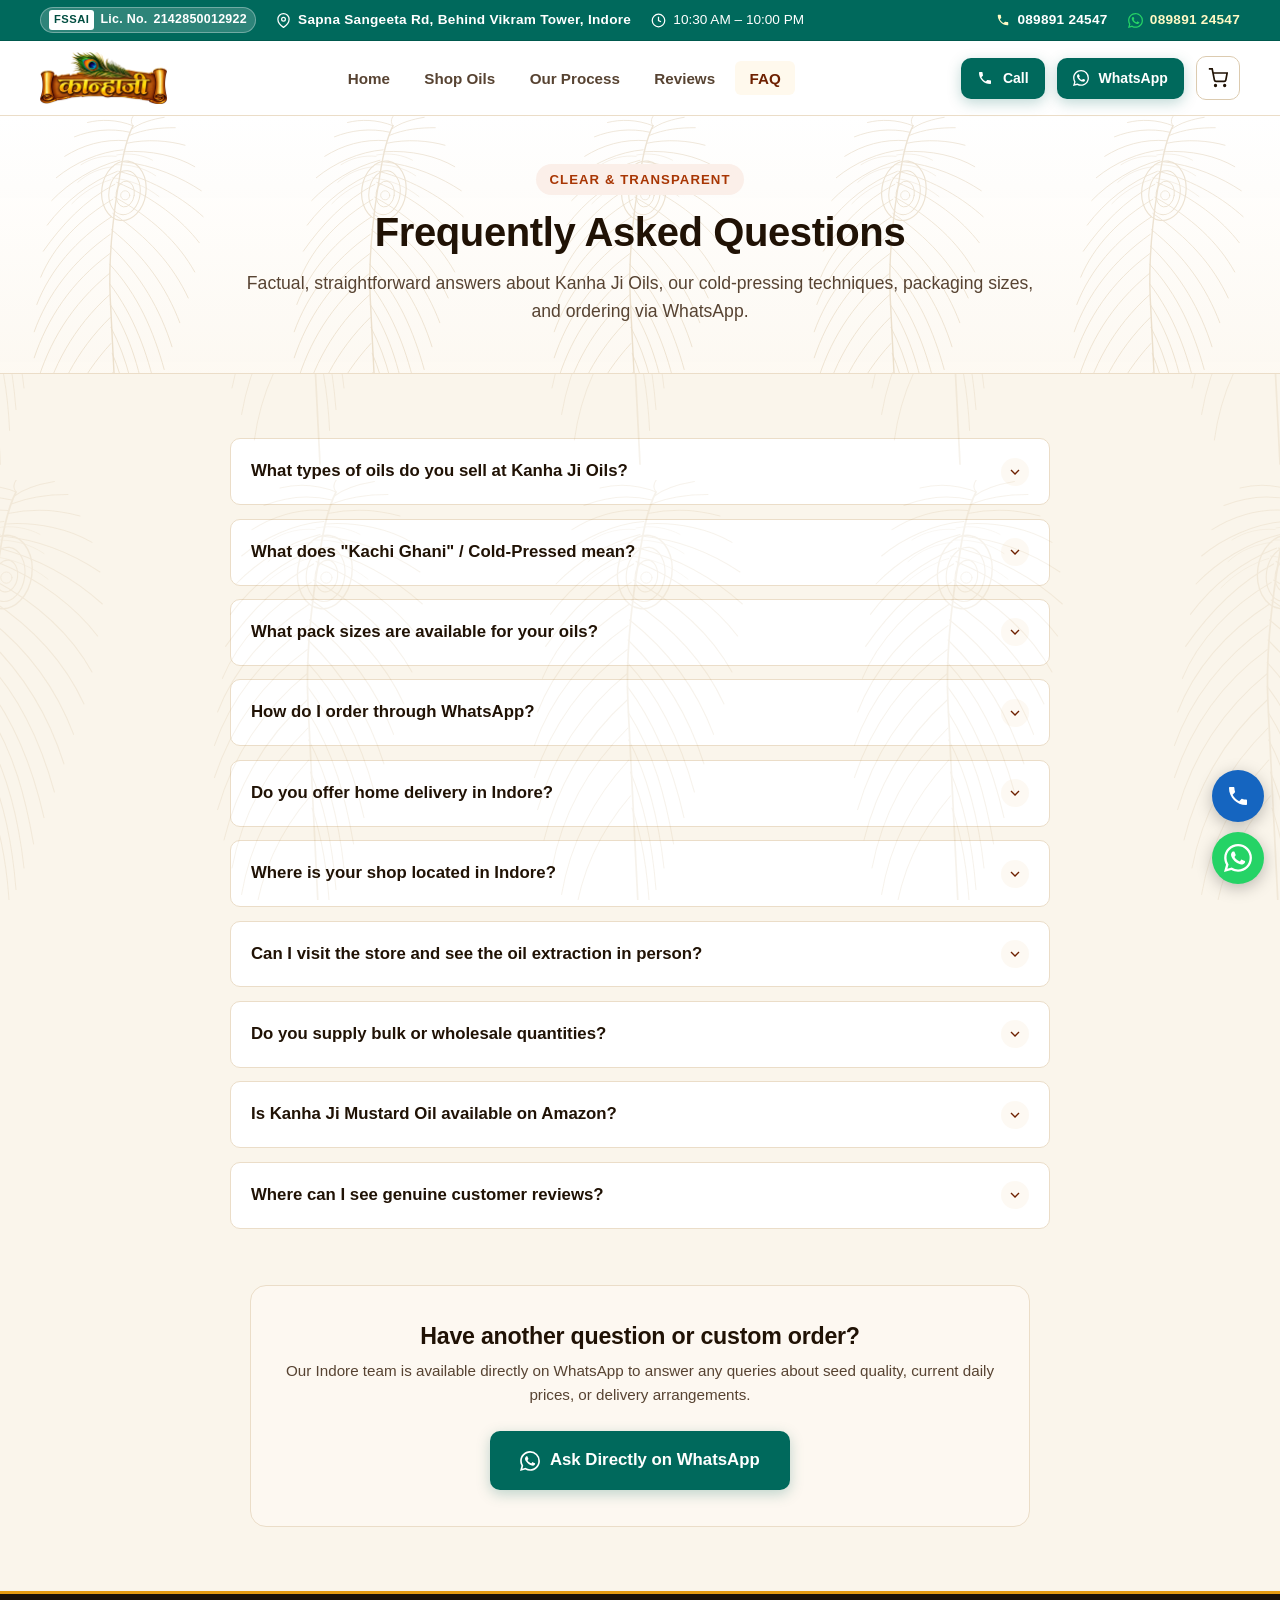
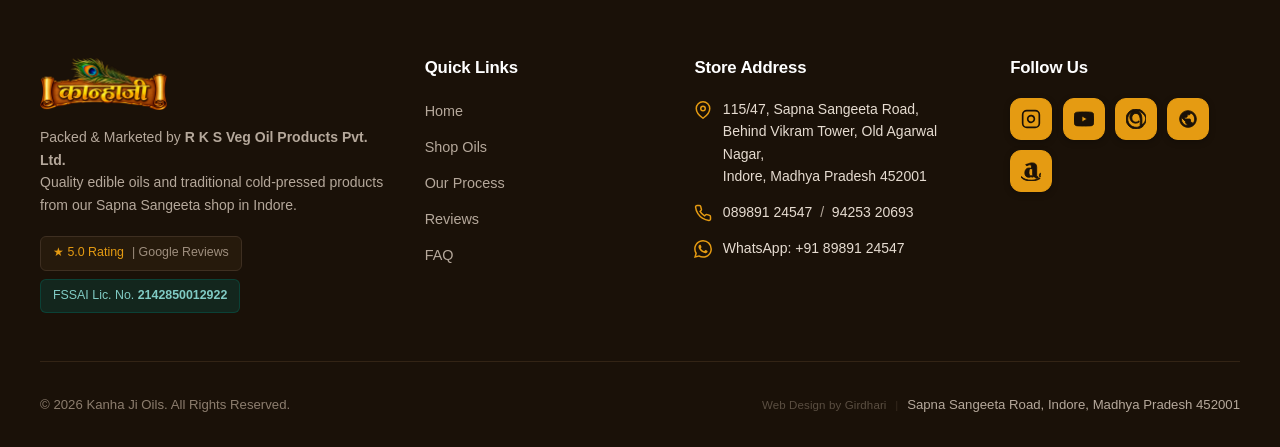
<file: faq.html>
<!DOCTYPE html>
<html lang="en">
<head>
  <meta charset="UTF-8">
  <meta name="viewport" content="width=device-width, initial-scale=1.0">
  <title>Frequently Asked Questions (FAQ) | Kanha Ji Oils Indore</title>
  <meta name="description" content="Answers to common questions about Kanha Ji Oils products, Kachi Ghani cold-pressed extraction, store location in Indore, WhatsApp ordering, and pack sizes.">
  <meta name="robots" content="index, follow">

  <meta property="og:type" content="website">
  <meta property="og:title" content="FAQ | Kanha Ji Oils Indore">
  <meta property="og:description" content="Find verified answers regarding our cold-pressed oils, Indore store visits, and WhatsApp ordering.">
  <meta property="og:image" content="assets/images/store_front.jpg">
  <meta property="og:url" content="https://YOUR-GITHUB-USERNAME.github.io/YOUR-REPOSITORY/faq.html">

  <link rel="canonical" href="https://YOUR-GITHUB-USERNAME.github.io/YOUR-REPOSITORY/faq.html">
  <link rel="icon" type="image/svg+xml" href="favicon.svg">
  <link rel="stylesheet" href="css/style.css">
</head>
<body>

  <!-- Top Bar -->
  <div class="top-bar">
    <div class="container top-bar-inner">
      <div class="top-bar-left">
        <span class="top-bar-item fssai-top-badge top-bar-fssai" title="FSSAI Food Safety and Standards Authority of India Registration">
          <span class="fssai-top-pill">FSSAI</span> Lic. No. <strong>2142850012922</strong>
        </span>
        <a href="https://maps.google.com/?q=Kanha+Ji+Oil+Shop,+115/47,+Sapna+Sangeeta+Road,+Behind+Vikram+Tower,+Old+Agarwal+Nagar,+Indore,+Madhya+Pradesh+452001" target="_blank" rel="noopener noreferrer" class="top-bar-item top-bar-address top-bar-link" title="Open Kanha Ji Oils in Google Maps">
          <svg width="15" height="15" viewBox="0 0 24 24" fill="none" stroke="currentColor" stroke-width="2"><path d="M21 10c0 7-9 13-9 13s-9-6-9-13a9 9 0 0 1 18 0z"></path><circle cx="12" cy="10" r="3"></circle></svg>
          <span>Sapna Sangeeta Rd, Behind Vikram Tower, Indore</span>
        </a>
        <span class="top-bar-item top-bar-timing">
          <svg width="15" height="15" viewBox="0 0 24 24" fill="none" stroke="currentColor" stroke-width="2"><circle cx="12" cy="12" r="10"></circle><polyline points="12 6 12 12 16 14"></polyline></svg>
          <span>10:30 AM – 10:00 PM</span>
        </span>
      </div>
      <div class="top-bar-right">
        <a href="tel:+918989124547" class="top-bar-item top-bar-link top-bar-call" aria-label="Call Kanha Ji Oils">
          <svg width="14" height="14" viewBox="0 0 24 24" fill="currentColor"><path d="M20 15.5c-1.2 0-2.4-.2-3.6-.6-.3-.1-.7 0-1 .2l-2.2 2.2c-2.8-1.4-5.1-3.8-6.6-6.6l2.2-2.2c.3-.3.4-.7.2-1-.4-1.1-.6-2.3-.6-3.5 0-.6-.4-1-1-1H4c-.6 0-1 .4-1 1 0 9.4 7.6 17 17 17 .6 0 1-.4 1-1v-3.5c0-.6-.4-1-1-1z"/></svg>
          <span>089891 24547</span>
        </a>
        <a href="https://wa.me/918989124547" target="_blank" rel="noopener noreferrer" class="top-bar-item top-bar-link top-bar-wa" aria-label="WhatsApp Kanha Ji Oils">
          <svg width="15" height="15" viewBox="0 0 24 24" fill="currentColor"><path d="M17.472 14.382c-.297-.149-1.758-.867-2.03-.967-.273-.099-.471-.148-.67.15-.197.297-.767.966-.94 1.164-.173.199-.347.223-.644.075-.297-.15-1.255-.463-2.39-1.475-.883-.788-1.48-1.761-1.653-2.059-.173-.297-.018-.458.13-.606.134-.133.298-.347.446-.52.149-.174.198-.298.298-.497.099-.198.05-.371-.025-.52-.075-.149-.669-1.612-.916-2.207-.242-.579-.487-.5-.669-.51-.173-.008-.371-.01-.57-.01-.198 0-.52.074-.792.372-.272.297-1.04 1.016-1.04 2.479 0 1.462 1.065 2.875 1.213 3.074.149.198 2.096 3.2 5.077 4.487.709.306 1.262.489 1.694.625.712.227 1.36.195 1.871.118.571-.085 1.758-.719 2.006-1.413.248-.694.248-1.289.173-1.413-.074-.124-.272-.198-.57-.347m-5.421 7.403h-.004a9.87 9.87 0 01-5.031-1.378l-.361-.214-3.741.982.998-3.648-.235-.374a9.86 9.86 0 01-1.51-5.26c.001-5.45 4.436-9.884 9.888-9.884 2.64 0 5.122 1.03 6.988 2.898a9.825 9.825 0 012.893 6.994c-.003 5.45-4.437 9.884-9.885 9.884m8.413-18.297A11.815 11.815 0 0012.05 0C5.495 0 .16 5.335.157 11.892c0 2.096.547 4.142 1.588 5.945L0 24l6.335-1.662c1.746.953 3.71 1.456 5.711 1.457h.004c6.554 0 11.89-5.335 11.893-11.893a11.821 11.821 0 00-3.48-8.413Z"/></svg>
          <span>089891 24547</span>
        </a>
      </div>
    </div>
  </div>

  <!-- Header -->
  <header class="site-header">
    <div class="container header-inner">
      <a href="index.html" class="brand-logo" aria-label="Kanha Ji Oils Homepage">
        <img src="assets/images/logo.png" alt="Kanha Ji Oils Indore" class="brand-logo-img" width="220" height="52">
      </a>

      <nav class="nav-desktop" aria-label="Primary Navigation">
        <ul class="nav-desktop-list">
          <li><a href="index.html" class="nav-link">Home</a></li>
          <li><a href="shop.html" class="nav-link">Shop Oils</a></li>
          <li><a href="process.html" class="nav-link">Our Process</a></li>
          <li><a href="reviews.html" class="nav-link">Reviews</a></li>
          <li><a href="faq.html" class="nav-link is-active">FAQ</a></li>
        </ul>
      </nav>

      <div class="header-actions">
        <a href="tel:+918989124547" class="btn btn-call btn-sm header-action-call">
          <svg width="16" height="16" viewBox="0 0 24 24" fill="currentColor"><path d="M20 15.5c-1.2 0-2.4-.2-3.6-.6-.3-.1-.7 0-1 .2l-2.2 2.2c-2.8-1.4-5.1-3.8-6.6-6.6l2.2-2.2c.3-.3.4-.7.2-1-.4-1.1-.6-2.3-.6-3.5 0-.6-.4-1-1-1H4c-.6 0-1 .4-1 1 0 9.4 7.6 17 17 17 .6 0 1-.4 1-1v-3.5c0-.6-.4-1-1-1z"/></svg>
          <span>Call</span>
        </a>
        <a href="https://wa.me/918989124547" target="_blank" rel="noopener noreferrer" class="btn btn-whatsapp btn-sm header-action-wa">
          <svg width="16" height="16" viewBox="0 0 24 24" fill="currentColor"><path d="M17.472 14.382c-.297-.149-1.758-.867-2.03-.967-.273-.099-.471-.148-.67.15-.197.297-.767.966-.94 1.164-.173.199-.347.223-.644.075-.297-.15-1.255-.463-2.39-1.475-.883-.788-1.48-1.761-1.653-2.059-.173-.297-.018-.458.13-.606.134-.133.298-.347.446-.52.149-.174.198-.298.298-.497.099-.198.05-.371-.025-.52-.075-.149-.669-1.612-.916-2.207-.242-.579-.487-.5-.669-.51-.173-.008-.371-.01-.57-.01-.198 0-.52.074-.792.372-.272.297-1.04 1.016-1.04 2.479 0 1.462 1.065 2.875 1.213 3.074.149.198 2.096 3.2 5.077 4.487.709.306 1.262.489 1.694.625.712.227 1.36.195 1.871.118.571-.085 1.758-.719 2.006-1.413.248-.694.248-1.289.173-1.413-.074-.124-.272-.198-.57-.347m-5.421 7.403h-.004a9.87 9.87 0 01-5.031-1.378l-.361-.214-3.741.982.998-3.648-.235-.374a9.86 9.86 0 01-1.51-5.26c.001-5.45 4.436-9.884 9.888-9.884 2.64 0 5.122 1.03 6.988 2.898a9.825 9.825 0 012.893 6.994c-.003 5.45-4.437 9.884-9.885 9.884m8.413-18.297A11.815 11.815 0 0012.05 0C5.495 0 .16 5.335.157 11.892c0 2.096.547 4.142 1.588 5.945L0 24l6.335-1.662c1.746.953 3.71 1.456 5.711 1.457h.004c6.554 0 11.89-5.335 11.893-11.893a11.821 11.821 0 00-3.48-8.413Z"/></svg>
          <span>WhatsApp</span>
        </a>
        <button type="button" class="btn-header-cart" data-open-cart aria-label="Open Shopping Cart">
          <svg width="20" height="20" viewBox="0 0 24 24" fill="none" stroke="currentColor" stroke-width="2"><circle cx="9" cy="21" r="1"/><circle cx="20" cy="21" r="1"/><path d="M1 1h4l2.68 13.39a2 2 0 0 0 2 1.61h9.72a2 2 0 0 0 2-1.61L23 6H6"/></svg>
          <span class="cart-count-badge" style="display: none;">0</span>
        </button>
        <button type="button" class="mobile-menu-toggle" id="mobileMenuToggle" aria-label="Toggle menu" aria-expanded="false">
          <svg width="22" height="22" viewBox="0 0 24 24" fill="none" stroke="currentColor" stroke-width="2"><line x1="3" y1="12" x2="21" y2="12"></line><line x1="3" y1="6" x2="21" y2="6"></line><line x1="3" y1="18" x2="21" y2="18"></line></svg>
        </button>
      </div>
    </div>
  </header>

  <!-- Mobile Drawer -->
  <aside class="mobile-nav" id="mobileNav">
    <div class="mobile-nav-header">
      <span class="mobile-nav-title">कान्हाजी ऑयल्स</span>
      <button type="button" class="mobile-nav-close" id="mobileNavClose" aria-label="Close menu">
        <svg width="20" height="20" viewBox="0 0 24 24" fill="none" stroke="currentColor" stroke-width="2"><line x1="18" y1="6" x2="6" y2="18"></line><line x1="6" y1="6" x2="18" y2="18"></line></svg>
      </button>
    </div>
    <div class="mobile-nav-body">
      <ul class="mobile-nav-list">
        <li><a href="index.html" class="mobile-nav-link"><span>Home</span> <svg width="16" height="16" viewBox="0 0 24 24" fill="none" stroke="currentColor" stroke-width="2"><polyline points="9 18 15 12 9 6"></polyline></svg></a></li>
        <li><a href="shop.html" class="mobile-nav-link"><span>Shop Oils</span> <svg width="16" height="16" viewBox="0 0 24 24" fill="none" stroke="currentColor" stroke-width="2"><polyline points="9 18 15 12 9 6"></polyline></svg></a></li>
        <li><a href="process.html" class="mobile-nav-link"><span>Our Process</span> <svg width="16" height="16" viewBox="0 0 24 24" fill="none" stroke="currentColor" stroke-width="2"><polyline points="9 18 15 12 9 6"></polyline></svg></a></li>
        <li><a href="reviews.html" class="mobile-nav-link"><span>Reviews (5.0 ★)</span> <svg width="16" height="16" viewBox="0 0 24 24" fill="none" stroke="currentColor" stroke-width="2"><polyline points="9 18 15 12 9 6"></polyline></svg></a></li>
        <li><a href="faq.html" class="mobile-nav-link is-active"><span>FAQ</span> <svg width="16" height="16" viewBox="0 0 24 24" fill="none" stroke="currentColor" stroke-width="2"><polyline points="9 18 15 12 9 6"></polyline></svg></a></li>
      </ul>
    </div>
  </aside>
  <div class="nav-overlay" id="navOverlay"></div>

  <!-- Page Header -->
  <div class="page-header-banner" style="background-color: var(--bg-warm-card); border-bottom: 1px solid var(--border-light); padding: 3rem 0;">
    <div class="container" style="max-width: 860px; text-align: center;">
      <span class="section-eyebrow">Clear & Transparent</span>
      <h1 style="font-size: 2.5rem; font-weight: 900; margin-bottom: 0.75rem; color: var(--text-main);">
        Frequently Asked Questions
      </h1>
      <p style="font-size: 1.1rem; color: var(--text-secondary); line-height: 1.6; margin: 0;">
        Factual, straightforward answers about Kanha Ji Oils, our cold-pressing techniques, packaging sizes, and ordering via WhatsApp.
      </p>
    </div>
  </div>

  <main class="section">
    <div class="container">
      <div class="faq-accordion">
        
        <div class="faq-item">
          <button type="button" class="faq-question" aria-expanded="true">
            <span>What types of oils do you sell at Kanha Ji Oils?</span>
            <span class="faq-icon"><svg width="16" height="16" viewBox="0 0 24 24" fill="none" stroke="currentColor" stroke-width="2"><polyline points="6 9 12 15 18 9"></polyline></svg></span>
          </button>
          <div class="faq-answer">
            <p>We sell a comprehensive range of edible and traditional oils including 100% pure cold-pressed Mustard Oil (Kachi Ghani), Sesame (Til) Oil, Filtered Groundnut Oil, Soybean Oil, Coconut Oil, Pure Mahua Oil, Karanja Oil, and concentrated Neem Oil. In addition, we manufacture organic oil cakes (Neem khali, mustard cake, mahua cake) for agriculture, terrace gardening, and cattle feed.</p>
          </div>
        </div>

        <div class="faq-item">
          <button type="button" class="faq-question" aria-expanded="false">
            <span>What does "Kachi Ghani" / Cold-Pressed mean?</span>
            <span class="faq-icon"><svg width="16" height="16" viewBox="0 0 24 24" fill="none" stroke="currentColor" stroke-width="2"><polyline points="6 9 12 15 18 9"></polyline></svg></span>
          </button>
          <div class="faq-answer">
            <p>Kachi Ghani refers to the traditional cold-pressing method where seeds are crushed slowly at low temperatures without external heat or chemical solvents. This preserves natural pungency, authentic aroma, and vital seed nutrients that are stripped away during conventional commercial refining.</p>
          </div>
        </div>

        <div class="faq-item">
          <button type="button" class="faq-question" aria-expanded="false">
            <span>What pack sizes are available for your oils?</span>
            <span class="faq-icon"><svg width="16" height="16" viewBox="0 0 24 24" fill="none" stroke="currentColor" stroke-width="2"><polyline points="6 9 12 15 18 9"></polyline></svg></span>
          </button>
          <div class="faq-answer">
            <p>Our oils are available in various bottle sizes to suit different household needs: 100ml (trial/pooja packs), 250ml, 500ml, and 1 Litre bottles, as well as 5 Litre jars and bulk containers for regular family kitchens or catering use. Oil cakes are available in 1kg, 5kg, 25kg, and 50kg bags. Please contact us on WhatsApp for current stock availability of specific sizes.</p>
          </div>
        </div>

        <div class="faq-item">
          <button type="button" class="faq-question" aria-expanded="false">
            <span>How do I order through WhatsApp?</span>
            <span class="faq-icon"><svg width="16" height="16" viewBox="0 0 24 24" fill="none" stroke="currentColor" stroke-width="2"><polyline points="6 9 12 15 18 9"></polyline></svg></span>
          </button>
          <div class="faq-answer">
            <p>You can either click "Shop Now" on any product card or add multiple items into your cart on this website and click "Send Order on WhatsApp". The website automatically compiles your product selection and delivery address into a pre-filled WhatsApp message sent to +91 89891 24547. We confirm the current price, availability, and delivery details with you directly.</p>
          </div>
        </div>

        <div class="faq-item">
          <button type="button" class="faq-question" aria-expanded="false">
            <span>Do you offer home delivery in Indore?</span>
            <span class="faq-icon"><svg width="16" height="16" viewBox="0 0 24 24" fill="none" stroke="currentColor" stroke-width="2"><polyline points="6 9 12 15 18 9"></polyline></svg></span>
          </button>
          <div class="faq-answer">
            <p>Yes, we coordinate delivery within Indore and dispatch to surrounding regions. Delivery schedules and charges depend on your area in Indore and the quantity ordered. Please share your delivery address with us on WhatsApp to confirm timing and options.</p>
          </div>
        </div>

        <div class="faq-item">
          <button type="button" class="faq-question" aria-expanded="false">
            <span>Where is your shop located in Indore?</span>
            <span class="faq-icon"><svg width="16" height="16" viewBox="0 0 24 24" fill="none" stroke="currentColor" stroke-width="2"><polyline points="6 9 12 15 18 9"></polyline></svg></span>
          </button>
          <div class="faq-answer">
            <p>Our physical shop is located at: <strong><a href="https://maps.google.com/?q=Kanha+Ji+Oil+Shop,+115/47,+Sapna+Sangeeta+Road,+Behind+Vikram+Tower,+Old+Agarwal+Nagar,+Indore,+Madhya+Pradesh+452001" target="_blank" rel="noopener noreferrer" style="color: inherit; text-decoration: underline;" title="Open in Google Maps">115/47, Sapna Sangeeta Road, Behind Vikram Tower, Old Agarwal Nagar, Indore, Madhya Pradesh 452001</a></strong>. We are centrally situated and easily accessible from all parts of Indore.</p>
          </div>
        </div>

        <div class="faq-item">
          <button type="button" class="faq-question" aria-expanded="false">
            <span>Can I visit the store and see the oil extraction in person?</span>
            <span class="faq-icon"><svg width="16" height="16" viewBox="0 0 24 24" fill="none" stroke="currentColor" stroke-width="2"><polyline points="6 9 12 15 18 9"></polyline></svg></span>
          </button>
          <div class="faq-answer">
            <p>Absolutely! We encourage customers to visit our store in Indore. We operate an in-store cold-press extraction counter where you can see seeds being pressed into pure oil right before your eyes. We are open Monday through Sunday from 10:30 AM to 10:00 PM.</p>
          </div>
        </div>

        <div class="faq-item">
          <button type="button" class="faq-question" aria-expanded="false">
            <span>Do you supply bulk or wholesale quantities?</span>
            <span class="faq-icon"><svg width="16" height="16" viewBox="0 0 24 24" fill="none" stroke="currentColor" stroke-width="2"><polyline points="6 9 12 15 18 9"></polyline></svg></span>
          </button>
          <div class="faq-answer">
            <p>Yes. As manufacturers (R K S Veg Oil Products Pvt. Ltd.), we supply wholesale quantities of edible oils, cold-pressed seed oils, neem khali, and mustard oil cakes for retailers, sweet makers, caterers, and agricultural buyers. Please connect with us on <a href="https://wa.me/918989124547?text=Hello%20Kanha%20Ji%20Oils%2C%20I%20would%20like%20to%20inquire%20about%20wholesale%20quantities." target="_blank" rel="noopener noreferrer" style="color: var(--brand-red-dark); font-weight: 700; text-decoration: underline;">WhatsApp</a> or call <a href="tel:+918989124547" style="color: var(--brand-red-dark); font-weight: 700; text-decoration: underline;">089891 24547</a> with your volume requirements.</p>
          </div>
        </div>

        <div class="faq-item">
          <button type="button" class="faq-question" aria-expanded="false">
            <span>Is Kanha Ji Mustard Oil available on Amazon?</span>
            <span class="faq-icon"><svg width="16" height="16" viewBox="0 0 24 24" fill="none" stroke="currentColor" stroke-width="2"><polyline points="6 9 12 15 18 9"></polyline></svg></span>
          </button>
          <div class="faq-answer">
            <p>Yes, our flagship pure cold-pressed Kanha Ji Mustard Oil is listed on Amazon India for convenient doorstep delivery across India. You can find the direct Amazon product link on our website homepage and shop page.</p>
          </div>
        </div>

        <div class="faq-item">
          <button type="button" class="faq-question" aria-expanded="false">
            <span>Where can I see genuine customer reviews?</span>
            <span class="faq-icon"><svg width="16" height="16" viewBox="0 0 24 24" fill="none" stroke="currentColor" stroke-width="2"><polyline points="6 9 12 15 18 9"></polyline></svg></span>
          </button>
          <div class="faq-answer">
            <p>You can read verified customer feedback directly on our <a href="https://share.google/4mdckPvBzPx9P0w6K" target="_blank" rel="noopener noreferrer" style="color: var(--brand-red-dark); font-weight: 700; text-decoration: underline;">Google Business Profile page</a>, where Kanha Ji Oil Shop holds an official <a href="https://share.google/4mdckPvBzPx9P0w6K" target="_blank" rel="noopener noreferrer" style="color: var(--brand-red-dark); font-weight: 700; text-decoration: underline;">5.0 Star rating across 29 customer reviews</a>. You can also view featured reviews on our dedicated <a href="reviews.html" style="color: var(--brand-red-dark); font-weight: 700; text-decoration: underline;">Reviews page</a>.</p>
          </div>
        </div>

      </div>

      <!-- Still Have Questions Card -->
      <div style="margin-top: 3.5rem; background: var(--bg-warm-card); border: 1px solid var(--border-light); border-radius: var(--radius-lg); padding: 2.25rem 1.5rem; text-align: center; max-width: 780px; margin-left: auto; margin-right: auto;">
        <h3 style="font-size: 1.45rem; color: var(--text-main); margin-bottom: 0.5rem;">Have another question or custom order?</h3>
        <p style="color: var(--text-secondary); margin-bottom: 1.5rem; font-size: 0.95rem;">
          Our Indore team is available directly on WhatsApp to answer any queries about seed quality, current daily prices, or delivery arrangements.
        </p>
        <a href="https://wa.me/918989124547?text=Hello%20Kanha%20Ji%20Oils,%20I%20have%20an%20inquiry%20regarding%20your%20products." target="_blank" rel="noopener noreferrer" class="btn btn-whatsapp btn-lg">
          <svg width="20" height="20" viewBox="0 0 24 24" fill="currentColor"><path d="M17.472 14.382c-.297-.149-1.758-.867-2.03-.967-.273-.099-.471-.148-.67.15-.197.297-.767.966-.94 1.164-.173.199-.347.223-.644.075-.297-.15-1.255-.463-2.39-1.475-.883-.788-1.48-1.761-1.653-2.059-.173-.297-.018-.458.13-.606.134-.133.298-.347.446-.52.149-.174.198-.298.298-.497.099-.198.05-.371-.025-.52-.075-.149-.669-1.612-.916-2.207-.242-.579-.487-.5-.669-.51-.173-.008-.371-.01-.57-.01-.198 0-.52.074-.792.372-.272.297-1.04 1.016-1.04 2.479 0 1.462 1.065 2.875 1.213 3.074.149.198 2.096 3.2 5.077 4.487.709.306 1.262.489 1.694.625.712.227 1.36.195 1.871.118.571-.085 1.758-.719 2.006-1.413.248-.694.248-1.289.173-1.413-.074-.124-.272-.198-.57-.347m-5.421 7.403h-.004a9.87 9.87 0 01-5.031-1.378l-.361-.214-3.741.982.998-3.648-.235-.374a9.86 9.86 0 01-1.51-5.26c.001-5.45 4.436-9.884 9.888-9.884 2.64 0 5.122 1.03 6.988 2.898a9.825 9.825 0 012.893 6.994c-.003 5.45-4.437 9.884-9.885 9.884m8.413-18.297A11.815 11.815 0 0012.05 0C5.495 0 .16 5.335.157 11.892c0 2.096.547 4.142 1.588 5.945L0 24l6.335-1.662c1.746.953 3.71 1.456 5.711 1.457h.004c6.554 0 11.89-5.335 11.893-11.893a11.821 11.821 0 00-3.48-8.413Z"/></svg>
          <span>Ask Directly on WhatsApp</span>
        </a>
      </div>
    </div>
  </main>

  <!-- Footer -->
  <footer class="site-footer">
    <div class="container">
      <div class="footer-grid">
        <div class="footer-brand">
          <img src="assets/images/logo.png" alt="Kanha Ji Oils Indore" class="brand-logo-img" style="height: 52px; margin-bottom: 1rem; width: auto;" width="220" height="52">
          <p>
            Packed & Marketed by <strong>R K S Veg Oil Products Pvt. Ltd.</strong><br>
            Quality edible oils and traditional cold-pressed products from our Sapna Sangeeta shop in Indore.
          </p>
          <div style="display: flex; gap: 0.5rem; flex-wrap: wrap; margin-top: 0.75rem;">
            <a href="https://share.google/4mdckPvBzPx9P0w6K" target="_blank" rel="noopener noreferrer" style="display: inline-flex; align-items: center; gap: 0.5rem; background: var(--bg-dark-surface); padding: 0.4rem 0.75rem; border-radius: 6px; font-size: 0.775rem; border: 1px solid #3E2F21; text-decoration: none;" title="View Google Business Profile">
              <span style="color: var(--brand-gold);">★ 5.0 Rating</span>
              <span style="color: #9E8E7E;">| Google Reviews</span>
            </a>
            <div style="display: inline-flex; align-items: center; gap: 0.5rem; background: rgba(0, 105, 92, 0.25); color: #80CBC4; padding: 0.4rem 0.75rem; border-radius: 6px; font-size: 0.775rem; border: 1px solid rgba(0, 105, 92, 0.4);">
              <span>FSSAI Lic. No. <strong>2142850012922</strong></span>
            </div>
          </div>
        </div>
        <div>
          <h4 class="footer-col-title">Quick Links</h4>
          <ul class="footer-links-list">
            <li><a href="index.html" class="footer-link">Home</a></li>
            <li><a href="shop.html" class="footer-link">Shop Oils</a></li>
            <li><a href="process.html" class="footer-link">Our Process</a></li>
            <li><a href="reviews.html" class="footer-link">Reviews</a></li>
            <li><a href="faq.html" class="footer-link">FAQ</a></li>
          </ul>
        </div>
        <div>
          <h4 class="footer-col-title">Store Address</h4>
          <div class="footer-contact-item">
            <svg width="18" height="18" viewBox="0 0 24 24" fill="none" stroke="currentColor" stroke-width="2"><path d="M21 10c0 7-9 13-9 13s-9-6-9-13a9 9 0 0 1 18 0z"></path><circle cx="12" cy="10" r="3"></circle></svg>
            <a href="https://maps.google.com/?q=Kanha+Ji+Oil+Shop,+115/47,+Sapna+Sangeeta+Road,+Behind+Vikram+Tower,+Old+Agarwal+Nagar,+Indore,+Madhya+Pradesh+452001" target="_blank" rel="noopener noreferrer" class="footer-contact-link" title="Open Store Location in Google Maps">
              115/47, Sapna Sangeeta Road,<br>
              Behind Vikram Tower, Old Agarwal Nagar,<br>
              Indore, Madhya Pradesh 452001
            </a>
          </div>
          <div class="footer-contact-item">
            <svg width="18" height="18" viewBox="0 0 24 24" fill="none" stroke="currentColor" stroke-width="2"><path d="M22 16.92v3a2 2 0 0 1-2.18 2 19.79 19.79 0 0 1-8.63-3.07 19.5 19.5 0 0 1-6-6 19.79 19.79 0 0 1-3.07-8.67A2 2 0 0 1 4.11 2h3a2 2 0 0 1 2 1.72 12.84 12.84 0 0 0 .7 2.81 2 2 0 0 1-.45 2.11L8.09 9.91a16 16 0 0 0 6 6l1.27-1.27a2 2 0 0 1 2.11-.45 12.84 12.84 0 0 0 2.81.7A2 2 0 0 1 22 16.92z"></path></svg>
            <span>
              <a href="tel:+918989124547" class="footer-contact-link" title="Call Primary Phone">089891 24547</a> &nbsp;/&nbsp; <a href="tel:+919425320693" class="footer-contact-link" title="Call Secondary Phone">94253 20693</a>
            </span>
          </div>
          <div class="footer-contact-item">
            <svg width="18" height="18" viewBox="0 0 24 24" fill="currentColor"><path d="M17.472 14.382c-.297-.149-1.758-.867-2.03-.967-.273-.099-.471-.148-.67.15-.197.297-.767.966-.94 1.164-.173.199-.347.223-.644.075-.297-.15-1.255-.463-2.39-1.475-.883-.788-1.48-1.761-1.653-2.059-.173-.297-.018-.458.13-.606.134-.133.298-.347.446-.52.149-.174.198-.298.298-.497.099-.198.05-.371-.025-.52-.075-.149-.669-1.612-.916-2.207-.242-.579-.487-.5-.669-.51-.173-.008-.371-.01-.57-.01-.198 0-.52.074-.792.372-.272.297-1.04 1.016-1.04 2.479 0 1.462 1.065 2.875 1.213 3.074.149.198 2.096 3.2 5.077 4.487.709.306 1.262.489 1.694.625.712.227 1.36.195 1.871.118.571-.085 1.758-.719 2.006-1.413.248-.694.248-1.289.173-1.413-.074-.124-.272-.198-.57-.347m-5.421 7.403h-.004a9.87 9.87 0 01-5.031-1.378l-.361-.214-3.741.982.998-3.648-.235-.374a9.86 9.86 0 01-1.51-5.26c.001-5.45 4.436-9.884 9.888-9.884 2.64 0 5.122 1.03 6.988 2.898a9.825 9.825 0 012.893 6.994c-.003 5.45-4.437 9.884-9.885 9.884m8.413-18.297A11.815 11.815 0 0012.05 0C5.495 0 .16 5.335.157 11.892c0 2.096.547 4.142 1.588 5.945L0 24l6.335-1.662c1.746.953 3.71 1.456 5.711 1.457h.004c6.554 0 11.89-5.335 11.893-11.893a11.821 11.821 0 00-3.48-8.413Z"/></svg>
            <a href="https://wa.me/918989124547?text=Hello%20Kanha%20Ji%20Oils%2C%20I%20would%20like%20to%20order%20edible%20oils." target="_blank" rel="noopener noreferrer" class="footer-contact-link" title="Chat on WhatsApp">
              WhatsApp: +91 89891 24547
            </a>
          </div>
        </div>
        <div>
          <h4 class="footer-col-title">Follow Us</h4>
          <div class="footer-social-links">
            <a href="https://www.instagram.com/kanhaji_oils123/" target="_blank" rel="noopener noreferrer" class="footer-social-btn" aria-label="Instagram">
              <svg width="20" height="20" viewBox="0 0 24 24" fill="none" stroke="currentColor" stroke-width="2"><rect x="2" y="2" width="20" height="20" rx="5" ry="5"></rect><path d="M16 11.37A4 4 0 1 1 12.63 8 4 4 0 0 1 16 11.37z"></path><line x1="17.5" y1="6.5" x2="17.51" y2="6.5"></line></svg>
            </a>
            <a href="https://www.youtube.com/@kanhajioils" target="_blank" rel="noopener noreferrer" class="footer-social-btn" aria-label="YouTube">
              <svg width="20" height="20" viewBox="0 0 24 24" fill="currentColor"><path d="M23.498 6.186a3.016 3.016 0 0 0-2.122-2.136C19.505 3.545 12 3.545 12 3.545s-7.505 0-9.377.505A3.017 3.017 0 0 0 .502 6.186C0 8.07 0 12 0 12s0 3.93.502 5.814a3.016 3.016 0 0 0 2.122 2.136c1.871.505 9.376.505 9.376.505s7.505 0 9.377-.505a3.015 3.015 0 0 0 2.122-2.136C24 15.93 24 12 24 12s0-3.93-.502-5.814zM9.545 15.568V8.432L15.818 12l-6.273 3.568z"/></svg>
            </a>
            <a href="https://www.threads.com/@kanhaji_oils123" target="_blank" rel="noopener noreferrer" class="footer-social-btn" aria-label="Threads">
              <svg width="20" height="20" viewBox="0 0 24 24" fill="currentColor"><path d="M12.186 24h-.007C5.457 23.978 0 18.618 0 12.015 0 5.378 5.483 0 12.18 0c6.643 0 12.07 5.312 12.07 11.838 0 4.148-2.193 7.82-5.865 9.822a1.05 1.05 0 0 1-1.026-.062 1.034 1.034 0 0 1-.453-.935c.16-2.222.253-4.524.253-6.85 0-1.874-.323-3.664-.959-5.32-.822-2.138-2.247-3.224-4.238-3.224-2.88 0-4.996 2.215-4.996 5.257 0 3.097 2.062 5.324 4.908 5.324 1.48 0 2.825-.615 3.69-1.688.083.504.147 1.01.192 1.517-1.127.848-2.545 1.34-4.08 1.34-4.053 0-7.05-3.13-7.05-7.493 0-4.323 2.942-7.42 7.244-7.42 3.125 0 5.378 1.637 6.347 4.608.625 1.916.942 3.992.942 6.172 0 2.083-.075 4.148-.205 6.136 2.997-1.745 4.792-4.8 4.792-8.217C22.15 6.46 17.674 2.1 12.18 2.1 6.64 2.1 2.1 6.55 2.1 12.015c0 5.432 4.498 9.878 10.08 9.885h.006c2.41 0 4.708-.85 6.54-2.416a1.05 1.05 0 0 1 1.378 1.583A12.023 12.023 0 0 1 12.186 24z"/></svg>
            </a>
            <a href="https://share.google/4mdckPvBzPx9P0w6K" target="_blank" rel="noopener noreferrer" class="footer-social-btn" aria-label="Google Business Profile">
              <svg width="20" height="20" viewBox="0 0 24 24" fill="currentColor"><path d="M12 2C6.48 2 2 6.48 2 12s4.48 10 10 10 10-4.48 10-10S17.52 2 12 2zm-1 17.93c-3.95-.49-7-3.85-7-7.93 0-.62.08-1.21.21-1.79L9 15v1c0 1.1.9 2 2 2v1.93zm6.9-2.54c-.26-.81-1-1.39-1.9-1.39h-1v-3c0-.55-.45-1-1-1H8v-2h2c.55 0 1-.45 1-1V7h2c1.1 0 2-.9 2-2v-.41c2.93 1.19 5 4.06 5 7.41 0 2.08-.8 3.97-2.1 5.39z"/></svg>
            </a>
            <a href="https://www.amazon.in/Kanhaji-Pure-Mustard-Oil-Cold-Pressed/dp/B0DWDQRYZK?th=1" target="_blank" rel="noopener noreferrer" class="footer-social-btn" aria-label="Amazon Store">
              <svg width="20" height="20" viewBox="0 0 24 24" fill="currentColor"><path d="M13.957 10.428c-.147-.978-.734-1.468-1.761-1.468-.881 0-1.542.416-1.982 1.248-.44.832-.66 1.982-.66 3.45 0 1.37.22 2.422.66 3.155.44.734 1.101 1.101 1.982 1.101 1.027 0 1.614-.49 1.761-1.468v-6.018zm4.037 8.366c-.367.367-.807.55-1.321.55-.587 0-1.077-.245-1.468-.734l-.44.734h-2.202l.22-1.394c-.881 1.076-2.055 1.614-3.523 1.614-1.395 0-2.52-.465-3.377-1.394-.856-.93-1.284-2.227-1.284-3.892 0-1.834.465-3.277 1.394-4.33.93-1.052 2.153-1.579 3.67-1.579 1.174 0 2.128.367 2.862 1.101V6.244c0-.514-.171-.93-.514-1.248-.342-.318-.832-.477-1.468-.477-.587 0-1.248.147-1.982.44-.734.294-1.248.66-1.542 1.101l-1.394-1.762C8.618 3.513 9.4 3.048 10.427 2.73c1.028-.318 2.08-.477 3.156-.477 1.688 0 2.984.44 3.892 1.321.907.881 1.358 2.153 1.358 3.818v10.569c0 .514.22.77.66.77.22 0 .44-.049.66-.147l.587 1.688c-.587.367-1.174.55-1.761.55-.734 0-1.321-.245-1.761-.734zM22.84 21.03c-2.422 1.762-5.724 2.715-9.907 2.862-5.798.22-10.714-1.542-12.915-4.477-.147-.22-.073-.44.147-.587.294-.147.587-.073.807.147 2.055 2.642 6.678 4.258 11.96 4.038 3.818-.147 6.825-1.027 9.026-2.569.294-.22.587-.147.734.073.22.294.22.587.147.514zm.44-2.128c-.22.294-.587.294-.807.073-.22-.22-.367-.66-.44-1.321-.147-.954.147-1.908.881-2.862.147-.22.44-.22.66 0 .22.22.22.514.073.734-.514.734-.734 1.395-.587 1.982.073.514.22.807.22.881 0 .22 0 .367 0 .513z"/></svg>
            </a>
          </div>
        </div>
      </div>
      <div class="footer-bottom">
        <div>© 2026 Kanha Ji Oils. All Rights Reserved.</div>
        <div class="footer-bottom-right">
          <a href="https://www.instagram.com/gchoyal_websitedeveloper/" target="_blank" rel="noopener noreferrer" class="footer-credit" title="Web Design by Girdhari">Web Design by Girdhari</a>
          <span class="footer-credit-sep">|</span>
          <a href="https://maps.google.com/?q=Kanha+Ji+Oil+Shop,+115/47,+Sapna+Sangeeta+Road,+Behind+Vikram+Tower,+Old+Agarwal+Nagar,+Indore,+Madhya+Pradesh+452001" target="_blank" rel="noopener noreferrer" title="View on Google Maps">
            Sapna Sangeeta Road, Indore, Madhya Pradesh 452001
          </a>
        </div>
      </div>
    </div>
  </footer>

  <!-- Sticky Actions -->
  <aside class="sticky-action-bar" aria-label="Quick Actions">
    <a href="tel:+918989124547" class="sticky-btn sticky-btn-call" aria-label="Call Store">
      <svg width="24" height="24" viewBox="0 0 24 24" fill="currentColor"><path d="M20 15.5c-1.2 0-2.4-.2-3.6-.6-.3-.1-.7 0-1 .2l-2.2 2.2c-2.8-1.4-5.1-3.8-6.6-6.6l2.2-2.2c.3-.3.4-.7.2-1-.4-1.1-.6-2.3-.6-3.5 0-.6-.4-1-1-1H4c-.6 0-1 .4-1 1 0 9.4 7.6 17 17 17 .6 0 1-.4 1-1v-3.5c0-.6-.4-1-1-1z"/></svg>
    </a>
    <a href="https://wa.me/918989124547" target="_blank" rel="noopener noreferrer" class="sticky-btn sticky-btn-wa" aria-label="WhatsApp Order">
      <svg width="28" height="28" viewBox="0 0 24 24" fill="currentColor"><path d="M17.472 14.382c-.297-.149-1.758-.867-2.03-.967-.273-.099-.471-.148-.67.15-.197.297-.767.966-.94 1.164-.173.199-.347.223-.644.075-.297-.15-1.255-.463-2.39-1.475-.883-.788-1.48-1.761-1.653-2.059-.173-.297-.018-.458.13-.606.134-.133.298-.347.446-.52.149-.174.198-.298.298-.497.099-.198.05-.371-.025-.52-.075-.149-.669-1.612-.916-2.207-.242-.579-.487-.5-.669-.51-.173-.008-.371-.01-.57-.01-.198 0-.52.074-.792.372-.272.297-1.04 1.016-1.04 2.479 0 1.462 1.065 2.875 1.213 3.074.149.198 2.096 3.2 5.077 4.487.709.306 1.262.489 1.694.625.712.227 1.36.195 1.871.118.571-.085 1.758-.719 2.006-1.413.248-.694.248-1.289.173-1.413-.074-.124-.272-.198-.57-.347m-5.421 7.403h-.004a9.87 9.87 0 01-5.031-1.378l-.361-.214-3.741.982.998-3.648-.235-.374a9.86 9.86 0 01-1.51-5.26c.001-5.45 4.436-9.884 9.888-9.884 2.64 0 5.122 1.03 6.988 2.898a9.825 9.825 0 012.893 6.994c-.003 5.45-4.437 9.884-9.885 9.884m8.413-18.297A11.815 11.815 0 0012.05 0C5.495 0 .16 5.335.157 11.892c0 2.096.547 4.142 1.588 5.945L0 24l6.335-1.662c1.746.953 3.71 1.456 5.711 1.457h.004c6.554 0 11.89-5.335 11.893-11.893a11.821 11.821 0 00-3.48-8.413Z"/></svg>
    </a>
  </aside>

  <!-- Cart Drawer -->
  <aside class="cart-drawer" id="cartDrawer">
    <div class="cart-drawer-header">
      <h3>
        <svg width="22" height="22" viewBox="0 0 24 24" fill="none" stroke="currentColor" stroke-width="2"><circle cx="9" cy="21" r="1"/><circle cx="20" cy="21" r="1"/><path d="M1 1h4l2.68 13.39a2 2 0 0 0 2 1.61h9.72a2 2 0 0 0 2-1.61L23 6H6"/></svg>
        <span>Your Cart</span>
      </h3>
      <button type="button" class="cart-drawer-close" data-close-cart aria-label="Close cart drawer">
        <svg width="20" height="20" viewBox="0 0 24 24" fill="none" stroke="currentColor" stroke-width="2"><line x1="18" y1="6" x2="6" y2="18"></line><line x1="6" y1="6" x2="18" y2="18"></line></svg>
      </button>
    </div>
    <div class="cart-drawer-body" id="cartDrawerItems"></div>
    <div class="cart-drawer-footer" id="cartDrawerFooter"></div>
  </aside>
  <div class="cart-overlay" id="cartOverlay"></div>

  <script src="js/products.js"></script>
  <script src="js/cart.js"></script>
  <script src="js/main.js"></script>
</body>
</html>
</file>
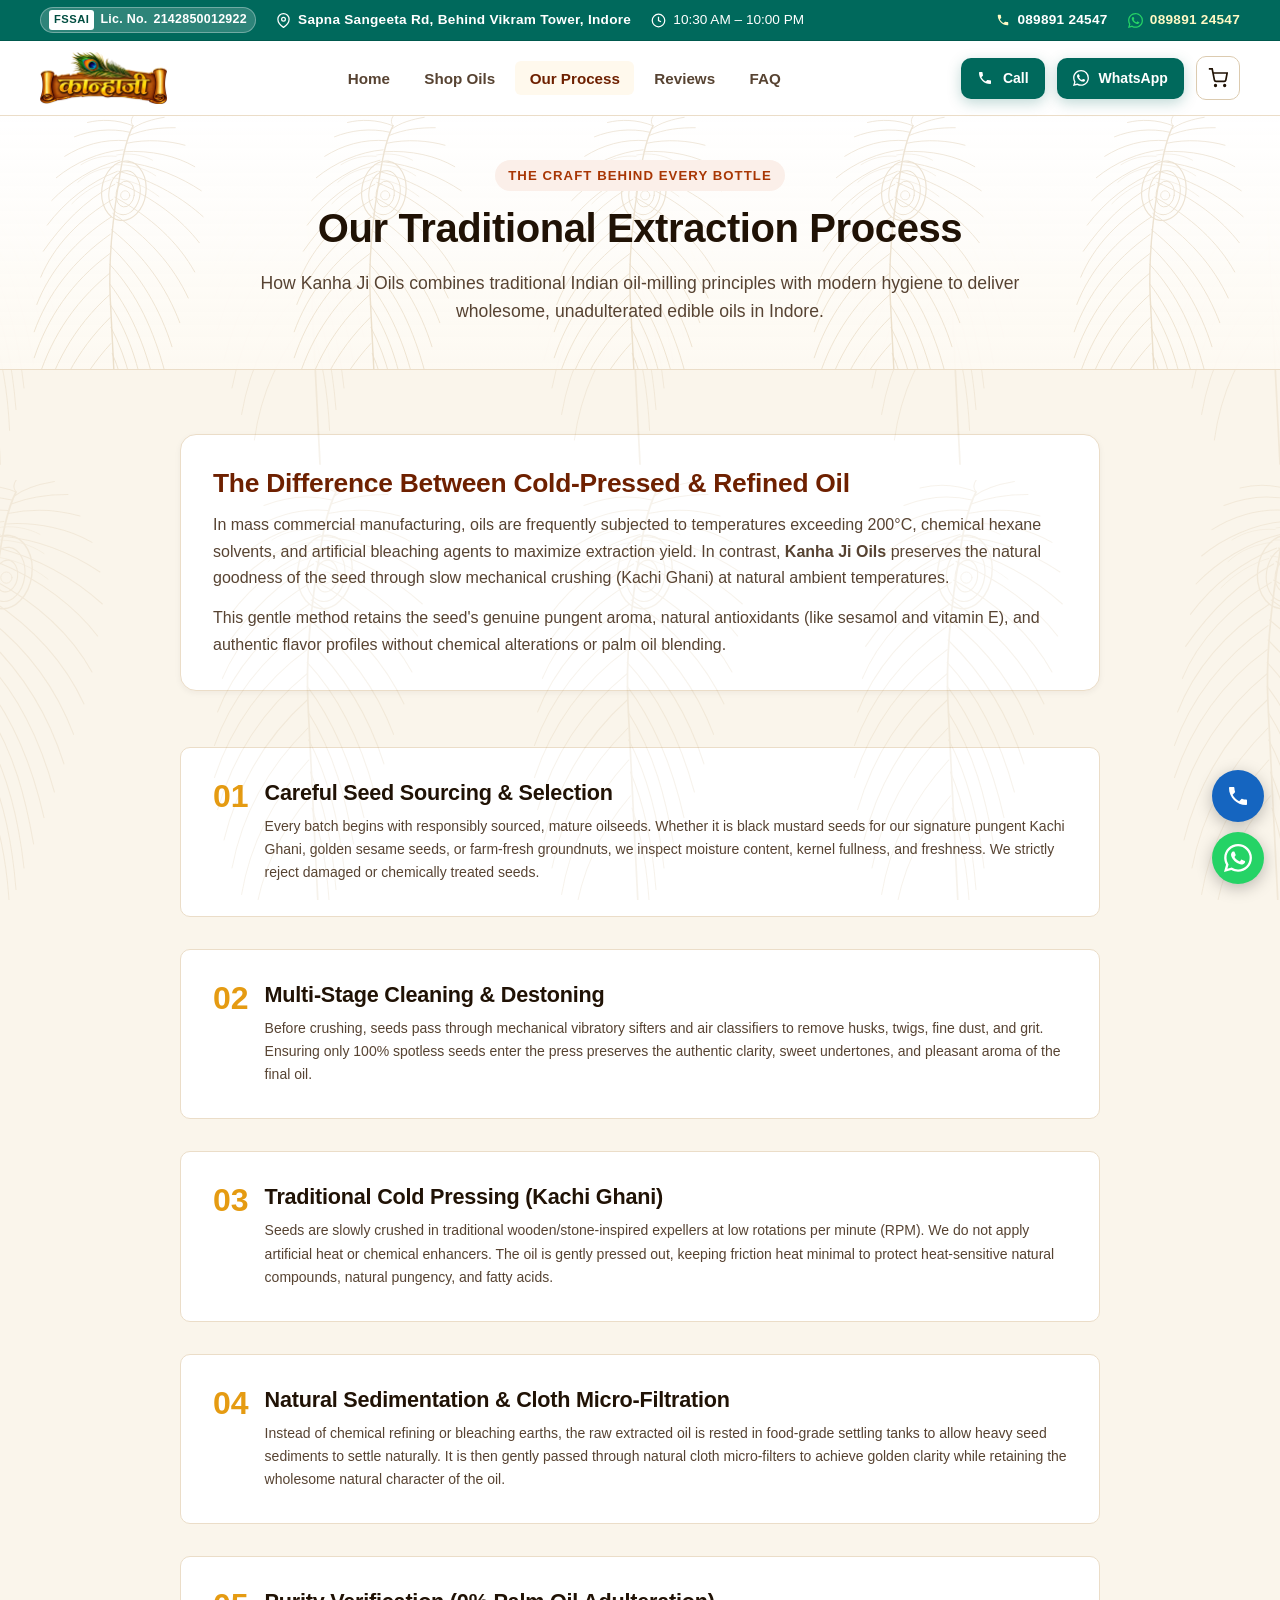
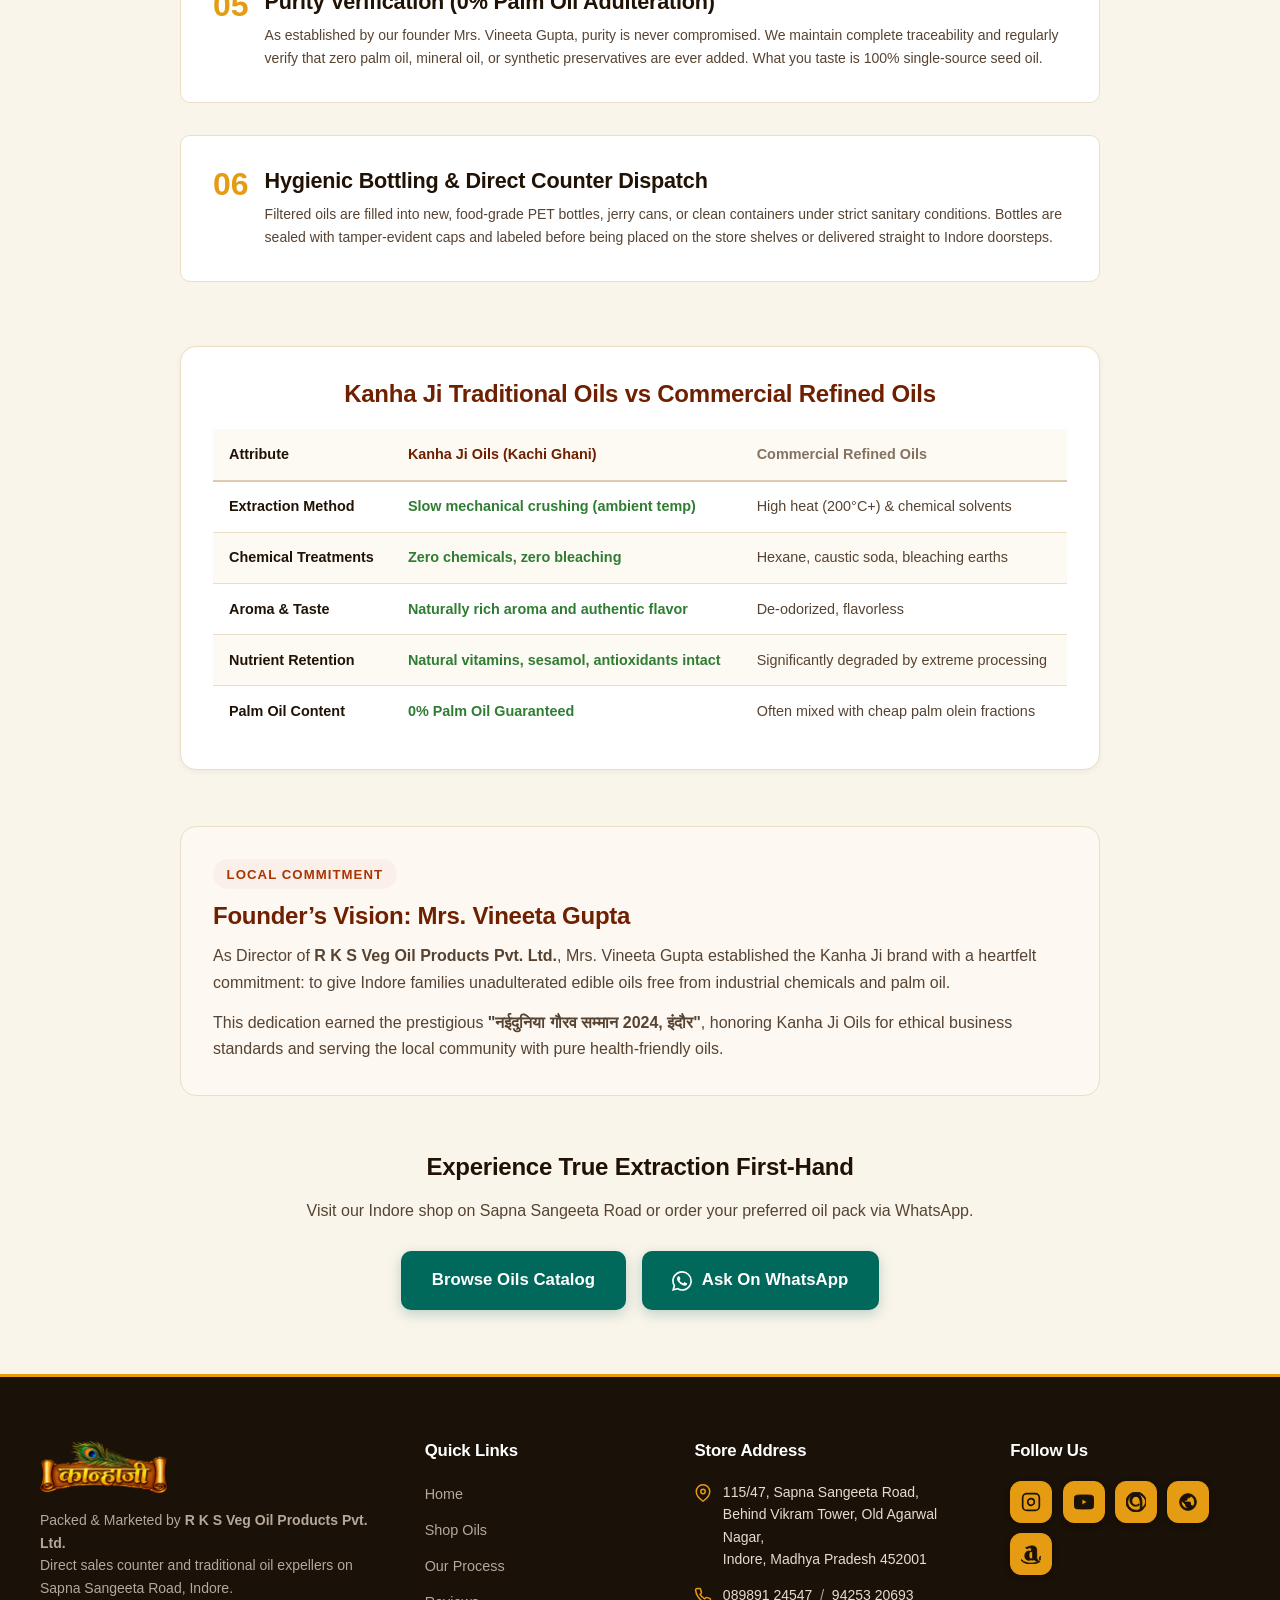
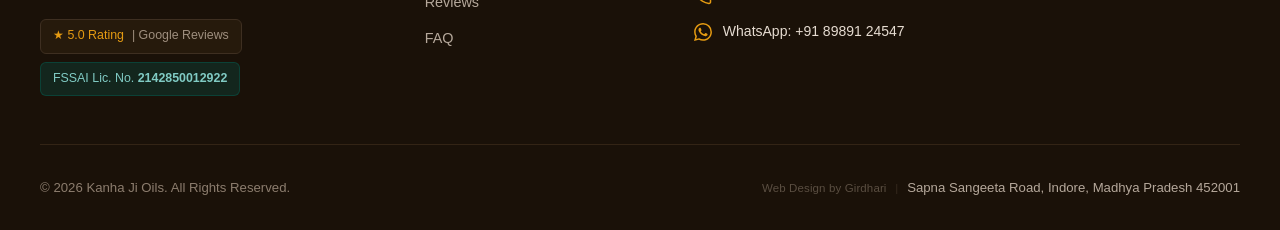
<file: process.html>
<!DOCTYPE html>
<html lang="en">
<head>
  <meta charset="UTF-8">
  <meta name="viewport" content="width=device-width, initial-scale=1.0">
  <title>Our Traditional Extraction Process | Kanha Ji Oils Indore</title>
  <meta name="description" content="Discover how Kanha Ji Oils produces 100% pure cold-pressed (Kachi Ghani) edible oils in Indore. From seed selection to natural filtration and hygienic bottling.">
  <meta name="robots" content="index, follow">

  <meta property="og:type" content="website">
  <meta property="og:title" content="Our Traditional Extraction Process | Kanha Ji Oils Indore">
  <meta property="og:description" content="Quality-focused sourcing, careful traditional cold pressing, zero palm oil, and hygienic handling in Indore.">
  <meta property="og:image" content="assets/images/store_front.jpg">
  <meta property="og:url" content="https://YOUR-GITHUB-USERNAME.github.io/YOUR-REPOSITORY/process.html">

  <link rel="canonical" href="https://YOUR-GITHUB-USERNAME.github.io/YOUR-REPOSITORY/process.html">
  <link rel="icon" type="image/svg+xml" href="favicon.svg">
  <link rel="stylesheet" href="css/style.css">
</head>
<body>

  <!-- Top Bar -->
  <div class="top-bar">
    <div class="container top-bar-inner">
      <div class="top-bar-left">
        <span class="top-bar-item fssai-top-badge top-bar-fssai" title="FSSAI Food Safety and Standards Authority of India Registration">
          <span class="fssai-top-pill">FSSAI</span> Lic. No. <strong>2142850012922</strong>
        </span>
        <a href="https://maps.google.com/?q=Kanha+Ji+Oil+Shop,+115/47,+Sapna+Sangeeta+Road,+Behind+Vikram+Tower,+Old+Agarwal+Nagar,+Indore,+Madhya+Pradesh+452001" target="_blank" rel="noopener noreferrer" class="top-bar-item top-bar-address top-bar-link" title="Open Kanha Ji Oils in Google Maps">
          <svg width="15" height="15" viewBox="0 0 24 24" fill="none" stroke="currentColor" stroke-width="2"><path d="M21 10c0 7-9 13-9 13s-9-6-9-13a9 9 0 0 1 18 0z"></path><circle cx="12" cy="10" r="3"></circle></svg>
          <span>Sapna Sangeeta Rd, Behind Vikram Tower, Indore</span>
        </a>
        <span class="top-bar-item top-bar-timing">
          <svg width="15" height="15" viewBox="0 0 24 24" fill="none" stroke="currentColor" stroke-width="2"><circle cx="12" cy="12" r="10"></circle><polyline points="12 6 12 12 16 14"></polyline></svg>
          <span>10:30 AM – 10:00 PM</span>
        </span>
      </div>
      <div class="top-bar-right">
        <a href="tel:+918989124547" class="top-bar-item top-bar-link top-bar-call" aria-label="Call Kanha Ji Oils">
          <svg width="14" height="14" viewBox="0 0 24 24" fill="currentColor"><path d="M20 15.5c-1.2 0-2.4-.2-3.6-.6-.3-.1-.7 0-1 .2l-2.2 2.2c-2.8-1.4-5.1-3.8-6.6-6.6l2.2-2.2c.3-.3.4-.7.2-1-.4-1.1-.6-2.3-.6-3.5 0-.6-.4-1-1-1H4c-.6 0-1 .4-1 1 0 9.4 7.6 17 17 17 .6 0 1-.4 1-1v-3.5c0-.6-.4-1-1-1z"/></svg>
          <span>089891 24547</span>
        </a>
        <a href="https://wa.me/918989124547" target="_blank" rel="noopener noreferrer" class="top-bar-item top-bar-link top-bar-wa" aria-label="WhatsApp Kanha Ji Oils">
          <svg width="15" height="15" viewBox="0 0 24 24" fill="currentColor"><path d="M17.472 14.382c-.297-.149-1.758-.867-2.03-.967-.273-.099-.471-.148-.67.15-.197.297-.767.966-.94 1.164-.173.199-.347.223-.644.075-.297-.15-1.255-.463-2.39-1.475-.883-.788-1.48-1.761-1.653-2.059-.173-.297-.018-.458.13-.606.134-.133.298-.347.446-.52.149-.174.198-.298.298-.497.099-.198.05-.371-.025-.52-.075-.149-.669-1.612-.916-2.207-.242-.579-.487-.5-.669-.51-.173-.008-.371-.01-.57-.01-.198 0-.52.074-.792.372-.272.297-1.04 1.016-1.04 2.479 0 1.462 1.065 2.875 1.213 3.074.149.198 2.096 3.2 5.077 4.487.709.306 1.262.489 1.694.625.712.227 1.36.195 1.871.118.571-.085 1.758-.719 2.006-1.413.248-.694.248-1.289.173-1.413-.074-.124-.272-.198-.57-.347m-5.421 7.403h-.004a9.87 9.87 0 01-5.031-1.378l-.361-.214-3.741.982.998-3.648-.235-.374a9.86 9.86 0 01-1.51-5.26c.001-5.45 4.436-9.884 9.888-9.884 2.64 0 5.122 1.03 6.988 2.898a9.825 9.825 0 012.893 6.994c-.003 5.45-4.437 9.884-9.885 9.884m8.413-18.297A11.815 11.815 0 0012.05 0C5.495 0 .16 5.335.157 11.892c0 2.096.547 4.142 1.588 5.945L0 24l6.335-1.662c1.746.953 3.71 1.456 5.711 1.457h.004c6.554 0 11.89-5.335 11.893-11.893a11.821 11.821 0 00-3.48-8.413Z"/></svg>
          <span>089891 24547</span>
        </a>
      </div>
    </div>
  </div>

  <!-- Header -->
  <header class="site-header">
    <div class="container header-inner">
      <a href="index.html" class="brand-logo" aria-label="Kanha Ji Oils Homepage">
        <img src="assets/images/logo.png" alt="Kanha Ji Oils Indore" class="brand-logo-img" width="220" height="52">
      </a>

      <nav class="nav-desktop" aria-label="Primary Navigation">
        <ul class="nav-desktop-list">
          <li><a href="index.html" class="nav-link">Home</a></li>
          <li><a href="shop.html" class="nav-link">Shop Oils</a></li>
          <li><a href="process.html" class="nav-link is-active">Our Process</a></li>
          <li><a href="reviews.html" class="nav-link">Reviews</a></li>
          <li><a href="faq.html" class="nav-link">FAQ</a></li>
        </ul>
      </nav>

      <div class="header-actions">
        <a href="tel:+918989124547" class="btn btn-call btn-sm header-action-call">
          <svg width="16" height="16" viewBox="0 0 24 24" fill="currentColor"><path d="M20 15.5c-1.2 0-2.4-.2-3.6-.6-.3-.1-.7 0-1 .2l-2.2 2.2c-2.8-1.4-5.1-3.8-6.6-6.6l2.2-2.2c.3-.3.4-.7.2-1-.4-1.1-.6-2.3-.6-3.5 0-.6-.4-1-1-1H4c-.6 0-1 .4-1 1 0 9.4 7.6 17 17 17 .6 0 1-.4 1-1v-3.5c0-.6-.4-1-1-1z"/></svg>
          <span>Call</span>
        </a>
        <a href="https://wa.me/918989124547" target="_blank" rel="noopener noreferrer" class="btn btn-whatsapp btn-sm header-action-wa">
          <svg width="16" height="16" viewBox="0 0 24 24" fill="currentColor"><path d="M17.472 14.382c-.297-.149-1.758-.867-2.03-.967-.273-.099-.471-.148-.67.15-.197.297-.767.966-.94 1.164-.173.199-.347.223-.644.075-.297-.15-1.255-.463-2.39-1.475-.883-.788-1.48-1.761-1.653-2.059-.173-.297-.018-.458.13-.606.134-.133.298-.347.446-.52.149-.174.198-.298.298-.497.099-.198.05-.371-.025-.52-.075-.149-.669-1.612-.916-2.207-.242-.579-.487-.5-.669-.51-.173-.008-.371-.01-.57-.01-.198 0-.52.074-.792.372-.272.297-1.04 1.016-1.04 2.479 0 1.462 1.065 2.875 1.213 3.074.149.198 2.096 3.2 5.077 4.487.709.306 1.262.489 1.694.625.712.227 1.36.195 1.871.118.571-.085 1.758-.719 2.006-1.413.248-.694.248-1.289.173-1.413-.074-.124-.272-.198-.57-.347m-5.421 7.403h-.004a9.87 9.87 0 01-5.031-1.378l-.361-.214-3.741.982.998-3.648-.235-.374a9.86 9.86 0 01-1.51-5.26c.001-5.45 4.436-9.884 9.888-9.884 2.64 0 5.122 1.03 6.988 2.898a9.825 9.825 0 012.893 6.994c-.003 5.45-4.437 9.884-9.885 9.884m8.413-18.297A11.815 11.815 0 0012.05 0C5.495 0 .16 5.335.157 11.892c0 2.096.547 4.142 1.588 5.945L0 24l6.335-1.662c1.746.953 3.71 1.456 5.711 1.457h.004c6.554 0 11.89-5.335 11.893-11.893a11.821 11.821 0 00-3.48-8.413Z"/></svg>
          <span>WhatsApp</span>
        </a>
        <button type="button" class="btn-header-cart" data-open-cart aria-label="Open Shopping Cart">
          <svg width="20" height="20" viewBox="0 0 24 24" fill="none" stroke="currentColor" stroke-width="2"><circle cx="9" cy="21" r="1"/><circle cx="20" cy="21" r="1"/><path d="M1 1h4l2.68 13.39a2 2 0 0 0 2 1.61h9.72a2 2 0 0 0 2-1.61L23 6H6"/></svg>
          <span class="cart-count-badge" style="display: none;">0</span>
        </button>
        <button type="button" class="mobile-menu-toggle" id="mobileMenuToggle" aria-label="Toggle menu" aria-expanded="false">
          <svg width="22" height="22" viewBox="0 0 24 24" fill="none" stroke="currentColor" stroke-width="2"><line x1="3" y1="12" x2="21" y2="12"></line><line x1="3" y1="6" x2="21" y2="6"></line><line x1="3" y1="18" x2="21" y2="18"></line></svg>
        </button>
      </div>
    </div>
  </header>

  <!-- Mobile Drawer -->
  <aside class="mobile-nav" id="mobileNav">
    <div class="mobile-nav-header">
      <span class="mobile-nav-title">कान्हाजी ऑयल्स</span>
      <button type="button" class="mobile-nav-close" id="mobileNavClose" aria-label="Close menu">
        <svg width="20" height="20" viewBox="0 0 24 24" fill="none" stroke="currentColor" stroke-width="2"><line x1="18" y1="6" x2="6" y2="18"></line><line x1="6" y1="6" x2="18" y2="18"></line></svg>
      </button>
    </div>
    <div class="mobile-nav-body">
      <ul class="mobile-nav-list">
        <li><a href="index.html" class="mobile-nav-link"><span>Home</span> <svg width="16" height="16" viewBox="0 0 24 24" fill="none" stroke="currentColor" stroke-width="2"><polyline points="9 18 15 12 9 6"></polyline></svg></a></li>
        <li><a href="shop.html" class="mobile-nav-link"><span>Shop Oils</span> <svg width="16" height="16" viewBox="0 0 24 24" fill="none" stroke="currentColor" stroke-width="2"><polyline points="9 18 15 12 9 6"></polyline></svg></a></li>
        <li><a href="process.html" class="mobile-nav-link is-active"><span>Our Process</span> <svg width="16" height="16" viewBox="0 0 24 24" fill="none" stroke="currentColor" stroke-width="2"><polyline points="9 18 15 12 9 6"></polyline></svg></a></li>
        <li><a href="reviews.html" class="mobile-nav-link"><span>Reviews (5.0 ★)</span> <svg width="16" height="16" viewBox="0 0 24 24" fill="none" stroke="currentColor" stroke-width="2"><polyline points="9 18 15 12 9 6"></polyline></svg></a></li>
        <li><a href="faq.html" class="mobile-nav-link"><span>FAQ</span> <svg width="16" height="16" viewBox="0 0 24 24" fill="none" stroke="currentColor" stroke-width="2"><polyline points="9 18 15 12 9 6"></polyline></svg></a></li>
      </ul>
    </div>
  </aside>
  <div class="nav-overlay" id="navOverlay"></div>

  <!-- Page Hero Banner -->
  <div class="page-header-banner">
    <div class="container" style="max-width: 860px; text-align: center;">
      <span class="section-eyebrow">The Craft Behind Every Bottle</span>
      <h1 style="font-size: 2.5rem; font-weight: 900; margin-bottom: 1rem; color: var(--text-main);">
        Our Traditional Extraction Process
      </h1>
      <p style="font-size: 1.1rem; color: var(--text-secondary); line-height: 1.6; margin: 0;">
        How Kanha Ji Oils combines traditional Indian oil-milling principles with modern hygiene to deliver wholesome, unadulterated edible oils in Indore.
      </p>
    </div>
  </div>

  <!-- Main Journey Timeline -->
  <main class="section">
    <div class="container" style="max-width: 960px;">
      
      <!-- Philosophy Intro -->
      <div style="margin-bottom: 3.5rem; background: var(--bg-surface); border: 1px solid var(--border-light); border-radius: var(--radius-lg); padding: 2rem; box-shadow: var(--shadow-sm);">
        <div style="display: grid; grid-template-columns: 1fr; gap: 1.5rem; align-items: center;">
          <div>
            <h2 style="font-size: 1.65rem; font-weight: 800; color: var(--brand-red-dark); margin-bottom: 0.75rem;">
              The Difference Between Cold-Pressed & Refined Oil
            </h2>
            <p style="color: var(--text-secondary); line-height: 1.65;">
              In mass commercial manufacturing, oils are frequently subjected to temperatures exceeding 200°C, chemical hexane solvents, and artificial bleaching agents to maximize extraction yield. In contrast, <strong>Kanha Ji Oils</strong> preserves the natural goodness of the seed through slow mechanical crushing (Kachi Ghani) at natural ambient temperatures.
            </p>
            <p style="color: var(--text-secondary); line-height: 1.65; margin-bottom: 0;">
              This gentle method retains the seed's genuine pungent aroma, natural antioxidants (like sesamol and vitamin E), and authentic flavor profiles without chemical alterations or palm oil blending.
            </p>
          </div>
        </div>
      </div>

      <!-- Step-by-Step Detailed Journey -->
      <div style="display: flex; flex-direction: column; gap: 2rem; margin-bottom: 4rem;">
        
        <!-- Step 1 -->
        <article class="benefit-card" style="padding: 2rem;">
          <div class="step-number" style="position: static; font-size: 2rem; color: var(--brand-gold); margin-bottom: 0.5rem; display: block;">01</div>
          <div class="benefit-content" style="flex: 1;">
            <h3 style="font-size: 1.35rem; color: var(--text-main); margin-bottom: 0.5rem;">Careful Seed Sourcing & Selection</h3>
            <p style="color: var(--text-secondary); line-height: 1.65;">
              Every batch begins with responsibly sourced, mature oilseeds. Whether it is black mustard seeds for our signature pungent Kachi Ghani, golden sesame seeds, or farm-fresh groundnuts, we inspect moisture content, kernel fullness, and freshness. We strictly reject damaged or chemically treated seeds.
            </p>
          </div>
        </article>

        <!-- Step 2 -->
        <article class="benefit-card" style="padding: 2rem;">
          <div class="step-number" style="position: static; font-size: 2rem; color: var(--brand-gold); margin-bottom: 0.5rem; display: block;">02</div>
          <div class="benefit-content" style="flex: 1;">
            <h3 style="font-size: 1.35rem; color: var(--text-main); margin-bottom: 0.5rem;">Multi-Stage Cleaning & Destoning</h3>
            <p style="color: var(--text-secondary); line-height: 1.65;">
              Before crushing, seeds pass through mechanical vibratory sifters and air classifiers to remove husks, twigs, fine dust, and grit. Ensuring only 100% spotless seeds enter the press preserves the authentic clarity, sweet undertones, and pleasant aroma of the final oil.
            </p>
          </div>
        </article>

        <!-- Step 3 -->
        <article class="benefit-card" style="padding: 2rem;">
          <div class="step-number" style="position: static; font-size: 2rem; color: var(--brand-gold); margin-bottom: 0.5rem; display: block;">03</div>
          <div class="benefit-content" style="flex: 1;">
            <h3 style="font-size: 1.35rem; color: var(--text-main); margin-bottom: 0.5rem;">Traditional Cold Pressing (Kachi Ghani)</h3>
            <p style="color: var(--text-secondary); line-height: 1.65;">
              Seeds are slowly crushed in traditional wooden/stone-inspired expellers at low rotations per minute (RPM). We do not apply artificial heat or chemical enhancers. The oil is gently pressed out, keeping friction heat minimal to protect heat-sensitive natural compounds, natural pungency, and fatty acids.
            </p>
          </div>
        </article>

        <!-- Step 4 -->
        <article class="benefit-card" style="padding: 2rem;">
          <div class="step-number" style="position: static; font-size: 2rem; color: var(--brand-gold); margin-bottom: 0.5rem; display: block;">04</div>
          <div class="benefit-content" style="flex: 1;">
            <h3 style="font-size: 1.35rem; color: var(--text-main); margin-bottom: 0.5rem;">Natural Sedimentation & Cloth Micro-Filtration</h3>
            <p style="color: var(--text-secondary); line-height: 1.65;">
              Instead of chemical refining or bleaching earths, the raw extracted oil is rested in food-grade settling tanks to allow heavy seed sediments to settle naturally. It is then gently passed through natural cloth micro-filters to achieve golden clarity while retaining the wholesome natural character of the oil.
            </p>
          </div>
        </article>

        <!-- Step 5 -->
        <article class="benefit-card" style="padding: 2rem;">
          <div class="step-number" style="position: static; font-size: 2rem; color: var(--brand-gold); margin-bottom: 0.5rem; display: block;">05</div>
          <div class="benefit-content" style="flex: 1;">
            <h3 style="font-size: 1.35rem; color: var(--text-main); margin-bottom: 0.5rem;">Purity Verification (0% Palm Oil Adulteration)</h3>
            <p style="color: var(--text-secondary); line-height: 1.65;">
              As established by our founder Mrs. Vineeta Gupta, purity is never compromised. We maintain complete traceability and regularly verify that zero palm oil, mineral oil, or synthetic preservatives are ever added. What you taste is 100% single-source seed oil.
            </p>
          </div>
        </article>

        <!-- Step 6 -->
        <article class="benefit-card" style="padding: 2rem;">
          <div class="step-number" style="position: static; font-size: 2rem; color: var(--brand-gold); margin-bottom: 0.5rem; display: block;">06</div>
          <div class="benefit-content" style="flex: 1;">
            <h3 style="font-size: 1.35rem; color: var(--text-main); margin-bottom: 0.5rem;">Hygienic Bottling & Direct Counter Dispatch</h3>
            <p style="color: var(--text-secondary); line-height: 1.65;">
              Filtered oils are filled into new, food-grade PET bottles, jerry cans, or clean containers under strict sanitary conditions. Bottles are sealed with tamper-evident caps and labeled before being placed on the store shelves or delivered straight to Indore doorsteps.
            </p>
          </div>
        </article>
      </div>

      <!-- Comparison Table: Cold-Pressed vs Commercial Refined -->
      <div style="background-color: var(--bg-surface); border: 1px solid var(--border-light); border-radius: var(--radius-lg); padding: 2rem; box-shadow: var(--shadow-sm); margin-bottom: 3.5rem;">
        <h2 style="font-size: 1.5rem; font-weight: 800; color: var(--brand-red-dark); margin-bottom: 1.25rem; text-align: center;">
          Kanha Ji Traditional Oils vs Commercial Refined Oils
        </h2>
        <div style="overflow-x: auto;">
          <table style="width: 100%; border-collapse: collapse; font-size: 0.9rem; text-align: left;">
            <thead>
              <tr style="background-color: var(--bg-warm-card); border-bottom: 2px solid var(--border-medium);">
                <th style="padding: 0.85rem 1rem; color: var(--text-main); font-weight: 800;">Attribute</th>
                <th style="padding: 0.85rem 1rem; color: var(--brand-red-dark); font-weight: 800;">Kanha Ji Oils (Kachi Ghani)</th>
                <th style="padding: 0.85rem 1rem; color: var(--text-muted); font-weight: 700;">Commercial Refined Oils</th>
              </tr>
            </thead>
            <tbody>
              <tr style="border-bottom: 1px solid var(--border-light);">
                <td style="padding: 0.85rem 1rem; font-weight: 600;">Extraction Method</td>
                <td style="padding: 0.85rem 1rem; color: #2E7D32; font-weight: 600;">Slow mechanical crushing (ambient temp)</td>
                <td style="padding: 0.85rem 1rem; color: var(--text-secondary);">High heat (200°C+) & chemical solvents</td>
              </tr>
              <tr style="border-bottom: 1px solid var(--border-light); background-color: var(--bg-warm-card);">
                <td style="padding: 0.85rem 1rem; font-weight: 600;">Chemical Treatments</td>
                <td style="padding: 0.85rem 1rem; color: #2E7D32; font-weight: 600;">Zero chemicals, zero bleaching</td>
                <td style="padding: 0.85rem 1rem; color: var(--text-secondary);">Hexane, caustic soda, bleaching earths</td>
              </tr>
              <tr style="border-bottom: 1px solid var(--border-light);">
                <td style="padding: 0.85rem 1rem; font-weight: 600;">Aroma & Taste</td>
                <td style="padding: 0.85rem 1rem; color: #2E7D32; font-weight: 600;">Naturally rich aroma and authentic flavor</td>
                <td style="padding: 0.85rem 1rem; color: var(--text-secondary);">De-odorized, flavorless</td>
              </tr>
              <tr style="border-bottom: 1px solid var(--border-light); background-color: var(--bg-warm-card);">
                <td style="padding: 0.85rem 1rem; font-weight: 600;">Nutrient Retention</td>
                <td style="padding: 0.85rem 1rem; color: #2E7D32; font-weight: 600;">Natural vitamins, sesamol, antioxidants intact</td>
                <td style="padding: 0.85rem 1rem; color: var(--text-secondary);">Significantly degraded by extreme processing</td>
              </tr>
              <tr>
                <td style="padding: 0.85rem 1rem; font-weight: 600;">Palm Oil Content</td>
                <td style="padding: 0.85rem 1rem; color: #2E7D32; font-weight: 800;">0% Palm Oil Guaranteed</td>
                <td style="padding: 0.85rem 1rem; color: var(--text-secondary);">Often mixed with cheap palm olein fractions</td>
              </tr>
            </tbody>
          </table>
        </div>
      </div>

      <!-- Founder & Samman Section -->
      <div style="background-color: var(--bg-warm-card); border: 1px solid var(--border-light); border-radius: var(--radius-lg); padding: 2rem; display: grid; grid-template-columns: 1fr; gap: 1.5rem; margin-bottom: 3.5rem;">
        <div>
          <span class="section-eyebrow">Local Commitment</span>
          <h2 style="font-size: 1.5rem; font-weight: 800; color: var(--brand-red-dark); margin-bottom: 0.75rem;">
            Founder’s Vision: Mrs. Vineeta Gupta
          </h2>
          <p style="color: var(--text-secondary); line-height: 1.65;">
            As Director of <strong>R K S Veg Oil Products Pvt. Ltd.</strong>, Mrs. Vineeta Gupta established the Kanha Ji brand with a heartfelt commitment: to give Indore families unadulterated edible oils free from industrial chemicals and palm oil.
          </p>
          <p style="color: var(--text-secondary); line-height: 1.65; margin: 0;">
            This dedication earned the prestigious <strong>"नईदुनिया गौरव सम्मान 2024, इंदौर"</strong>, honoring Kanha Ji Oils for ethical business standards and serving the local community with pure health-friendly oils.
          </p>
        </div>
      </div>

      <!-- Bottom CTAs -->
      <div style="text-align: center;">
        <h3 style="font-size: 1.5rem; margin-bottom: 1rem;">Experience True Extraction First-Hand</h3>
        <p style="color: var(--text-secondary); margin-bottom: 1.75rem;">Visit our Indore shop on Sapna Sangeeta Road or order your preferred oil pack via WhatsApp.</p>
        <div style="display: flex; justify-content: center; gap: 1rem; flex-wrap: wrap;">
          <a href="shop.html" class="btn btn-primary btn-lg">Browse Oils Catalog</a>
          <a href="https://wa.me/918989124547?text=Hello%20Kanha%20Ji%20Oils,%20I%20have%20a%20question%20about%20your%20extraction%20process." target="_blank" rel="noopener noreferrer" class="btn btn-whatsapp btn-lg">
            <svg width="20" height="20" viewBox="0 0 24 24" fill="currentColor"><path d="M17.472 14.382c-.297-.149-1.758-.867-2.03-.967-.273-.099-.471-.148-.67.15-.197.297-.767.966-.94 1.164-.173.199-.347.223-.644.075-.297-.15-1.255-.463-2.39-1.475-.883-.788-1.48-1.761-1.653-2.059-.173-.297-.018-.458.13-.606.134-.133.298-.347.446-.52.149-.174.198-.298.298-.497.099-.198.05-.371-.025-.52-.075-.149-.669-1.612-.916-2.207-.242-.579-.487-.5-.669-.51-.173-.008-.371-.01-.57-.01-.198 0-.52.074-.792.372-.272.297-1.04 1.016-1.04 2.479 0 1.462 1.065 2.875 1.213 3.074.149.198 2.096 3.2 5.077 4.487.709.306 1.262.489 1.694.625.712.227 1.36.195 1.871.118.571-.085 1.758-.719 2.006-1.413.248-.694.248-1.289.173-1.413-.074-.124-.272-.198-.57-.347m-5.421 7.403h-.004a9.87 9.87 0 01-5.031-1.378l-.361-.214-3.741.982.998-3.648-.235-.374a9.86 9.86 0 01-1.51-5.26c.001-5.45 4.436-9.884 9.888-9.884 2.64 0 5.122 1.03 6.988 2.898a9.825 9.825 0 012.893 6.994c-.003 5.45-4.437 9.884-9.885 9.884m8.413-18.297A11.815 11.815 0 0012.05 0C5.495 0 .16 5.335.157 11.892c0 2.096.547 4.142 1.588 5.945L0 24l6.335-1.662c1.746.953 3.71 1.456 5.711 1.457h.004c6.554 0 11.89-5.335 11.893-11.893a11.821 11.821 0 00-3.48-8.413Z"/></svg>
            <span>Ask On WhatsApp</span>
          </a>
        </div>
      </div>

    </div>
  </main>

  <!-- Footer -->
  <footer class="site-footer">
    <div class="container">
      <div class="footer-grid">
        <div class="footer-brand">
          <img src="assets/images/logo.png" alt="Kanha Ji Oils Indore" class="brand-logo-img" style="height: 52px; margin-bottom: 1rem; width: auto;" width="220" height="52">
          <p>
            Packed & Marketed by <strong>R K S Veg Oil Products Pvt. Ltd.</strong><br>
            Direct sales counter and traditional oil expellers on Sapna Sangeeta Road, Indore.
          </p>
          <div style="display: flex; gap: 0.5rem; flex-wrap: wrap; margin-top: 0.75rem;">
            <a href="https://share.google/4mdckPvBzPx9P0w6K" target="_blank" rel="noopener noreferrer" style="display: inline-flex; align-items: center; gap: 0.5rem; background: var(--bg-dark-surface); padding: 0.4rem 0.75rem; border-radius: 6px; font-size: 0.775rem; border: 1px solid #3E2F21; text-decoration: none;" title="View Google Business Profile">
              <span style="color: var(--brand-gold);">★ 5.0 Rating</span>
              <span style="color: #9E8E7E;">| Google Reviews</span>
            </a>
            <div style="display: inline-flex; align-items: center; gap: 0.5rem; background: rgba(0, 105, 92, 0.25); color: #80CBC4; padding: 0.4rem 0.75rem; border-radius: 6px; font-size: 0.775rem; border: 1px solid rgba(0, 105, 92, 0.4);">
              <span>FSSAI Lic. No. <strong>2142850012922</strong></span>
            </div>
          </div>
        </div>
        <div>
          <h4 class="footer-col-title">Quick Links</h4>
          <ul class="footer-links-list">
            <li><a href="index.html" class="footer-link">Home</a></li>
            <li><a href="shop.html" class="footer-link">Shop Oils</a></li>
            <li><a href="process.html" class="footer-link">Our Process</a></li>
            <li><a href="reviews.html" class="footer-link">Reviews</a></li>
            <li><a href="faq.html" class="footer-link">FAQ</a></li>
          </ul>
        </div>
        <div>
          <h4 class="footer-col-title">Store Address</h4>
          <div class="footer-contact-item">
            <svg width="18" height="18" viewBox="0 0 24 24" fill="none" stroke="currentColor" stroke-width="2"><path d="M21 10c0 7-9 13-9 13s-9-6-9-13a9 9 0 0 1 18 0z"></path><circle cx="12" cy="10" r="3"></circle></svg>
            <a href="https://maps.google.com/?q=Kanha+Ji+Oil+Shop,+115/47,+Sapna+Sangeeta+Road,+Behind+Vikram+Tower,+Old+Agarwal+Nagar,+Indore,+Madhya+Pradesh+452001" target="_blank" rel="noopener noreferrer" class="footer-contact-link" title="Open Store Location in Google Maps">
              115/47, Sapna Sangeeta Road,<br>
              Behind Vikram Tower, Old Agarwal Nagar,<br>
              Indore, Madhya Pradesh 452001
            </a>
          </div>
          <div class="footer-contact-item">
            <svg width="18" height="18" viewBox="0 0 24 24" fill="none" stroke="currentColor" stroke-width="2"><path d="M22 16.92v3a2 2 0 0 1-2.18 2 19.79 19.79 0 0 1-8.63-3.07 19.5 19.5 0 0 1-6-6 19.79 19.79 0 0 1-3.07-8.67A2 2 0 0 1 4.11 2h3a2 2 0 0 1 2 1.72 12.84 12.84 0 0 0 .7 2.81 2 2 0 0 1-.45 2.11L8.09 9.91a16 16 0 0 0 6 6l1.27-1.27a2 2 0 0 1 2.11-.45 12.84 12.84 0 0 0 2.81.7A2 2 0 0 1 22 16.92z"></path></svg>
            <span>
              <a href="tel:+918989124547" class="footer-contact-link" title="Call Primary Phone">089891 24547</a> &nbsp;/&nbsp; <a href="tel:+919425320693" class="footer-contact-link" title="Call Secondary Phone">94253 20693</a>
            </span>
          </div>
          <div class="footer-contact-item">
            <svg width="18" height="18" viewBox="0 0 24 24" fill="currentColor"><path d="M17.472 14.382c-.297-.149-1.758-.867-2.03-.967-.273-.099-.471-.148-.67.15-.197.297-.767.966-.94 1.164-.173.199-.347.223-.644.075-.297-.15-1.255-.463-2.39-1.475-.883-.788-1.48-1.761-1.653-2.059-.173-.297-.018-.458.13-.606.134-.133.298-.347.446-.52.149-.174.198-.298.298-.497.099-.198.05-.371-.025-.52-.075-.149-.669-1.612-.916-2.207-.242-.579-.487-.5-.669-.51-.173-.008-.371-.01-.57-.01-.198 0-.52.074-.792.372-.272.297-1.04 1.016-1.04 2.479 0 1.462 1.065 2.875 1.213 3.074.149.198 2.096 3.2 5.077 4.487.709.306 1.262.489 1.694.625.712.227 1.36.195 1.871.118.571-.085 1.758-.719 2.006-1.413.248-.694.248-1.289.173-1.413-.074-.124-.272-.198-.57-.347m-5.421 7.403h-.004a9.87 9.87 0 01-5.031-1.378l-.361-.214-3.741.982.998-3.648-.235-.374a9.86 9.86 0 01-1.51-5.26c.001-5.45 4.436-9.884 9.888-9.884 2.64 0 5.122 1.03 6.988 2.898a9.825 9.825 0 012.893 6.994c-.003 5.45-4.437 9.884-9.885 9.884m8.413-18.297A11.815 11.815 0 0012.05 0C5.495 0 .16 5.335.157 11.892c0 2.096.547 4.142 1.588 5.945L0 24l6.335-1.662c1.746.953 3.71 1.456 5.711 1.457h.004c6.554 0 11.89-5.335 11.893-11.893a11.821 11.821 0 00-3.48-8.413Z"/></svg>
            <a href="https://wa.me/918989124547?text=Hello%20Kanha%20Ji%20Oils%2C%20I%20would%20like%20to%20order%20edible%20oils." target="_blank" rel="noopener noreferrer" class="footer-contact-link" title="Chat on WhatsApp">
              WhatsApp: +91 89891 24547
            </a>
          </div>
        </div>
        <div>
          <h4 class="footer-col-title">Follow Us</h4>
          <div class="footer-social-links">
            <a href="https://www.instagram.com/kanhaji_oils123/" target="_blank" rel="noopener noreferrer" class="footer-social-btn" aria-label="Instagram">
              <svg width="20" height="20" viewBox="0 0 24 24" fill="none" stroke="currentColor" stroke-width="2"><rect x="2" y="2" width="20" height="20" rx="5" ry="5"></rect><path d="M16 11.37A4 4 0 1 1 12.63 8 4 4 0 0 1 16 11.37z"></path><line x1="17.5" y1="6.5" x2="17.51" y2="6.5"></line></svg>
            </a>
            <a href="https://www.youtube.com/@kanhajioils" target="_blank" rel="noopener noreferrer" class="footer-social-btn" aria-label="YouTube">
              <svg width="20" height="20" viewBox="0 0 24 24" fill="currentColor"><path d="M23.498 6.186a3.016 3.016 0 0 0-2.122-2.136C19.505 3.545 12 3.545 12 3.545s-7.505 0-9.377.505A3.017 3.017 0 0 0 .502 6.186C0 8.07 0 12 0 12s0 3.93.502 5.814a3.016 3.016 0 0 0 2.122 2.136c1.871.505 9.376.505 9.376.505s7.505 0 9.377-.505a3.015 3.015 0 0 0 2.122-2.136C24 15.93 24 12 24 12s0-3.93-.502-5.814zM9.545 15.568V8.432L15.818 12l-6.273 3.568z"/></svg>
            </a>
            <a href="https://www.threads.com/@kanhaji_oils123" target="_blank" rel="noopener noreferrer" class="footer-social-btn" aria-label="Threads">
              <svg width="20" height="20" viewBox="0 0 24 24" fill="currentColor"><path d="M12.186 24h-.007C5.457 23.978 0 18.618 0 12.015 0 5.378 5.483 0 12.18 0c6.643 0 12.07 5.312 12.07 11.838 0 4.148-2.193 7.82-5.865 9.822a1.05 1.05 0 0 1-1.026-.062 1.034 1.034 0 0 1-.453-.935c.16-2.222.253-4.524.253-6.85 0-1.874-.323-3.664-.959-5.32-.822-2.138-2.247-3.224-4.238-3.224-2.88 0-4.996 2.215-4.996 5.257 0 3.097 2.062 5.324 4.908 5.324 1.48 0 2.825-.615 3.69-1.688.083.504.147 1.01.192 1.517-1.127.848-2.545 1.34-4.08 1.34-4.053 0-7.05-3.13-7.05-7.493 0-4.323 2.942-7.42 7.244-7.42 3.125 0 5.378 1.637 6.347 4.608.625 1.916.942 3.992.942 6.172 0 2.083-.075 4.148-.205 6.136 2.997-1.745 4.792-4.8 4.792-8.217C22.15 6.46 17.674 2.1 12.18 2.1 6.64 2.1 2.1 6.55 2.1 12.015c0 5.432 4.498 9.878 10.08 9.885h.006c2.41 0 4.708-.85 6.54-2.416a1.05 1.05 0 0 1 1.378 1.583A12.023 12.023 0 0 1 12.186 24z"/></svg>
            </a>
            <a href="https://share.google/4mdckPvBzPx9P0w6K" target="_blank" rel="noopener noreferrer" class="footer-social-btn" aria-label="Google Business Profile">
              <svg width="20" height="20" viewBox="0 0 24 24" fill="currentColor"><path d="M12 2C6.48 2 2 6.48 2 12s4.48 10 10 10 10-4.48 10-10S17.52 2 12 2zm-1 17.93c-3.95-.49-7-3.85-7-7.93 0-.62.08-1.21.21-1.79L9 15v1c0 1.1.9 2 2 2v1.93zm6.9-2.54c-.26-.81-1-1.39-1.9-1.39h-1v-3c0-.55-.45-1-1-1H8v-2h2c.55 0 1-.45 1-1V7h2c1.1 0 2-.9 2-2v-.41c2.93 1.19 5 4.06 5 7.41 0 2.08-.8 3.97-2.1 5.39z"/></svg>
            </a>
            <a href="https://www.amazon.in/Kanhaji-Pure-Mustard-Oil-Cold-Pressed/dp/B0DWDQRYZK?th=1" target="_blank" rel="noopener noreferrer" class="footer-social-btn" aria-label="Amazon">
              <svg width="20" height="20" viewBox="0 0 24 24" fill="currentColor"><path d="M13.957 10.428c-.147-.978-.734-1.468-1.761-1.468-.881 0-1.542.416-1.982 1.248-.44.832-.66 1.982-.66 3.45 0 1.37.22 2.422.66 3.155.44.734 1.101 1.101 1.982 1.101 1.027 0 1.614-.49 1.761-1.468v-6.018zm4.037 8.366c-.367.367-.807.55-1.321.55-.587 0-1.077-.245-1.468-.734l-.44.734h-2.202l.22-1.394c-.881 1.076-2.055 1.614-3.523 1.614-1.395 0-2.52-.465-3.377-1.394-.856-.93-1.284-2.227-1.284-3.892 0-1.834.465-3.277 1.394-4.33.93-1.052 2.153-1.579 3.67-1.579 1.174 0 2.128.367 2.862 1.101V6.244c0-.514-.171-.93-.514-1.248-.342-.318-.832-.477-1.468-.477-.587 0-1.248.147-1.982.44-.734.294-1.248.66-1.542 1.101l-1.394-1.762C8.618 3.513 9.4 3.048 10.427 2.73c1.028-.318 2.08-.477 3.156-.477 1.688 0 2.984.44 3.892 1.321.907.881 1.358 2.153 1.358 3.818v10.569c0 .514.22.77.66.77.22 0 .44-.049.66-.147l.587 1.688c-.587.367-1.174.55-1.761.55-.734 0-1.321-.245-1.761-.734zM22.84 21.03c-2.422 1.762-5.724 2.715-9.907 2.862-5.798.22-10.714-1.542-12.915-4.477-.147-.22-.073-.44.147-.587.294-.147.587-.073.807.147 2.055 2.642 6.678 4.258 11.96 4.038 3.818-.147 6.825-1.027 9.026-2.569.294-.22.587-.147.734.073.22.294.22.587.147.514zm.44-2.128c-.22.294-.587.294-.807.073-.22-.22-.367-.66-.44-1.321-.147-.954.147-1.908.881-2.862.147-.22.44-.22.66 0 .22.22.22.514.073.734-.514.734-.734 1.395-.587 1.982.073.514.22.807.22.881 0 .22 0 .367 0 .513z"/></svg>
            </a>
          </div>
        </div>
      </div>
      <div class="footer-bottom">
        <div>© 2026 Kanha Ji Oils. All Rights Reserved.</div>
        <div class="footer-bottom-right">
          <a href="https://www.instagram.com/gchoyal_websitedeveloper/" target="_blank" rel="noopener noreferrer" class="footer-credit" title="Web Design by Girdhari">Web Design by Girdhari</a>
          <span class="footer-credit-sep">|</span>
          <a href="https://maps.google.com/?q=Kanha+Ji+Oil+Shop,+115/47,+Sapna+Sangeeta+Road,+Behind+Vikram+Tower,+Old+Agarwal+Nagar,+Indore,+Madhya+Pradesh+452001" target="_blank" rel="noopener noreferrer" title="View on Google Maps">
            Sapna Sangeeta Road, Indore, Madhya Pradesh 452001
          </a>
        </div>
      </div>
    </div>
  </footer>

  <!-- Sticky Actions -->
  <aside class="sticky-action-bar" aria-label="Quick Actions">
    <a href="tel:+918989124547" class="sticky-btn sticky-btn-call" aria-label="Call Store">
      <svg width="24" height="24" viewBox="0 0 24 24" fill="currentColor"><path d="M20 15.5c-1.2 0-2.4-.2-3.6-.6-.3-.1-.7 0-1 .2l-2.2 2.2c-2.8-1.4-5.1-3.8-6.6-6.6l2.2-2.2c.3-.3.4-.7.2-1-.4-1.1-.6-2.3-.6-3.5 0-.6-.4-1-1-1H4c-.6 0-1 .4-1 1 0 9.4 7.6 17 17 17 .6 0 1-.4 1-1v-3.5c0-.6-.4-1-1-1z"/></svg>
    </a>
    <a href="https://wa.me/918989124547" target="_blank" rel="noopener noreferrer" class="sticky-btn sticky-btn-wa" aria-label="WhatsApp Order">
      <svg width="28" height="28" viewBox="0 0 24 24" fill="currentColor"><path d="M17.472 14.382c-.297-.149-1.758-.867-2.03-.967-.273-.099-.471-.148-.67.15-.197.297-.767.966-.94 1.164-.173.199-.347.223-.644.075-.297-.15-1.255-.463-2.39-1.475-.883-.788-1.48-1.761-1.653-2.059-.173-.297-.018-.458.13-.606.134-.133.298-.347.446-.52.149-.174.198-.298.298-.497.099-.198.05-.371-.025-.52-.075-.149-.669-1.612-.916-2.207-.242-.579-.487-.5-.669-.51-.173-.008-.371-.01-.57-.01-.198 0-.52.074-.792.372-.272.297-1.04 1.016-1.04 2.479 0 1.462 1.065 2.875 1.213 3.074.149.198 2.096 3.2 5.077 4.487.709.306 1.262.489 1.694.625.712.227 1.36.195 1.871.118.571-.085 1.758-.719 2.006-1.413.248-.694.248-1.289.173-1.413-.074-.124-.272-.198-.57-.347m-5.421 7.403h-.004a9.87 9.87 0 01-5.031-1.378l-.361-.214-3.741.982.998-3.648-.235-.374a9.86 9.86 0 01-1.51-5.26c.001-5.45 4.436-9.884 9.888-9.884 2.64 0 5.122 1.03 6.988 2.898a9.825 9.825 0 012.893 6.994c-.003 5.45-4.437 9.884-9.885 9.884m8.413-18.297A11.815 11.815 0 0012.05 0C5.495 0 .16 5.335.157 11.892c0 2.096.547 4.142 1.588 5.945L0 24l6.335-1.662c1.746.953 3.71 1.456 5.711 1.457h.004c6.554 0 11.89-5.335 11.893-11.893a11.821 11.821 0 00-3.48-8.413Z"/></svg>
    </a>
  </aside>

  <!-- Cart Drawer -->
  <aside class="cart-drawer" id="cartDrawer">
    <div class="cart-drawer-header">
      <h3><span>Your Cart</span></h3>
      <button type="button" class="cart-drawer-close" data-close-cart aria-label="Close cart drawer">
        <svg width="20" height="20" viewBox="0 0 24 24" fill="none" stroke="currentColor" stroke-width="2"><line x1="18" y1="6" x2="6" y2="18"></line><line x1="6" y1="6" x2="18" y2="18"></line></svg>
      </button>
    </div>
    <div class="cart-drawer-body" id="cartDrawerItems"></div>
    <div class="cart-drawer-footer" id="cartDrawerFooter"></div>
  </aside>
  <div class="cart-overlay" id="cartOverlay"></div>

  <script src="js/products.js"></script>
  <script src="js/cart.js"></script>
  <script src="js/main.js"></script>
</body>
</html>
</file>
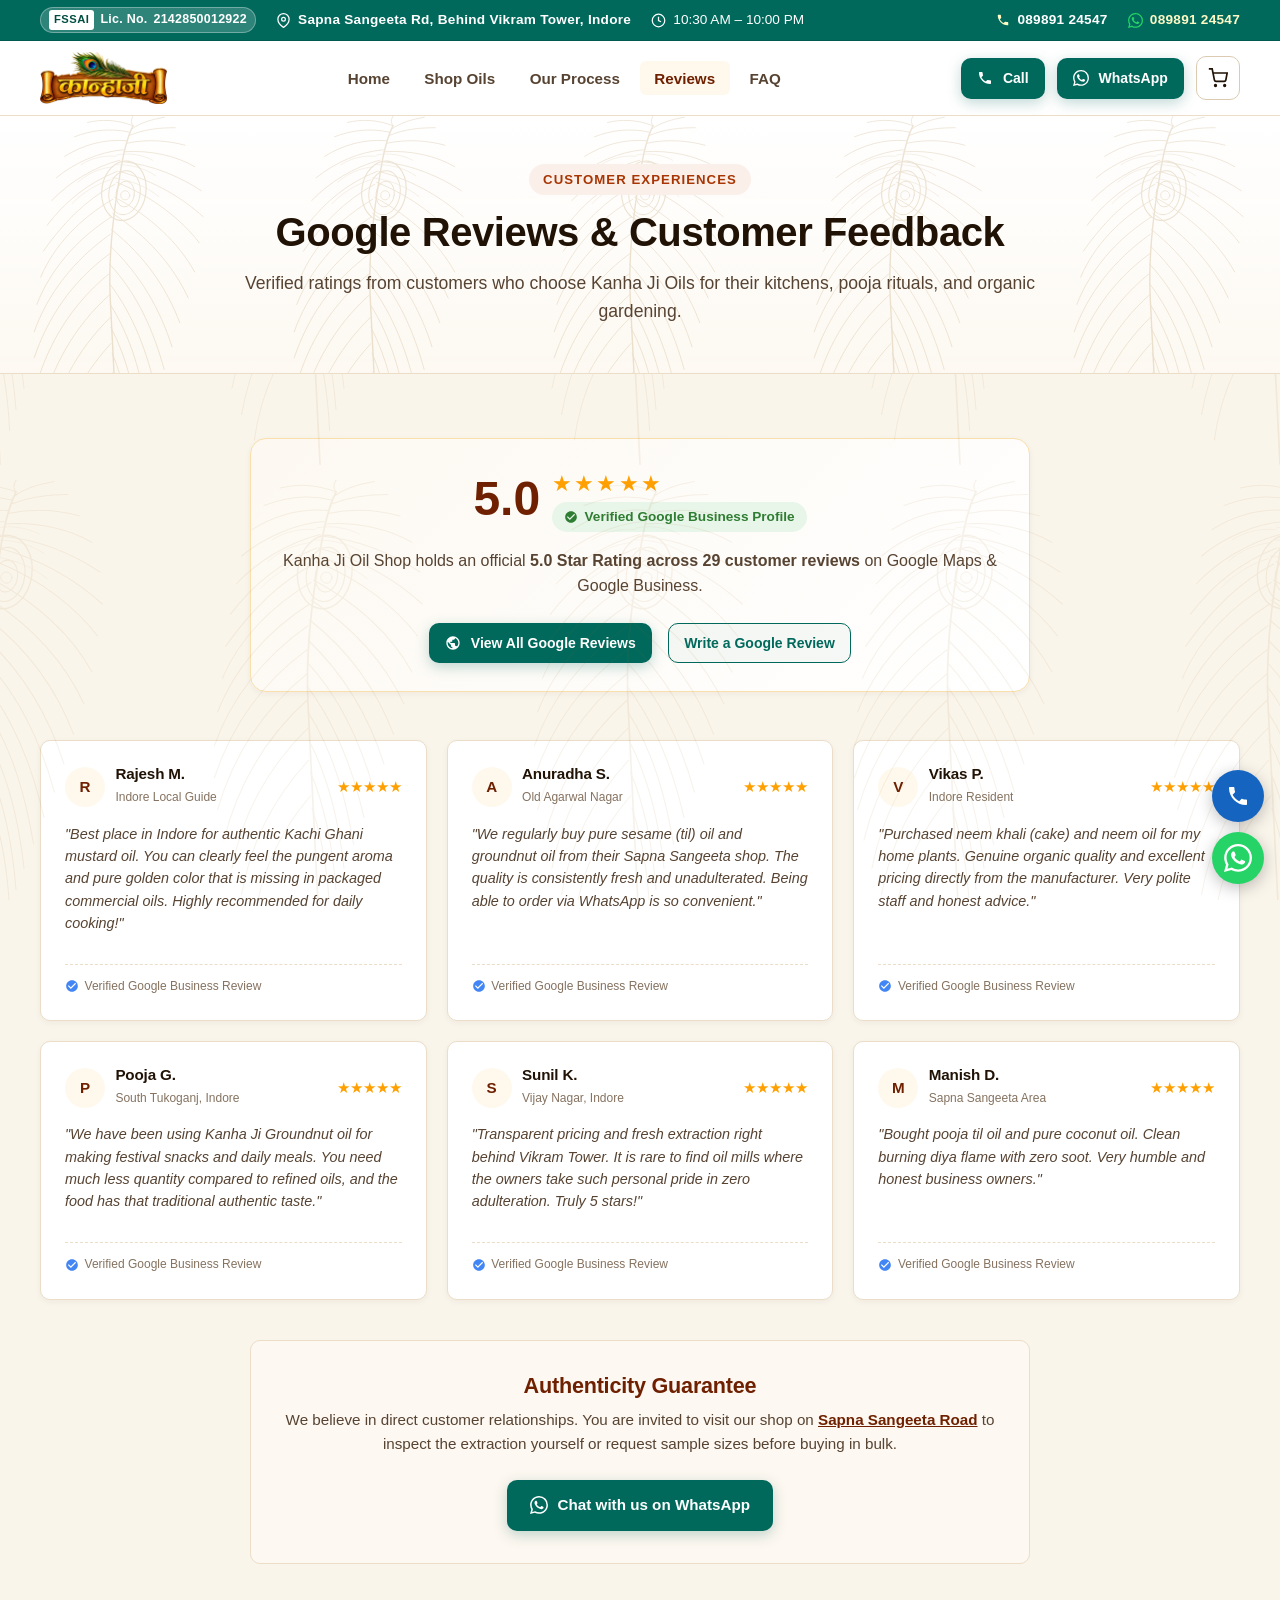
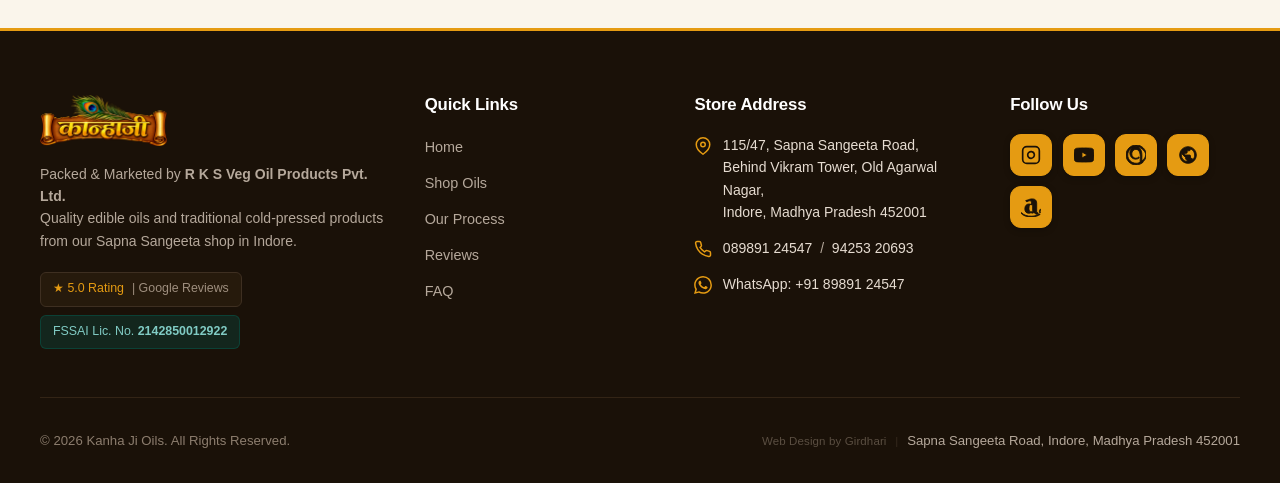
<file: reviews.html>
<!DOCTYPE html>
<html lang="en">
<head>
  <meta charset="UTF-8">
  <meta name="viewport" content="width=device-width, initial-scale=1.0">
  <title>Customer Reviews & Ratings (5.0 ★) | Kanha Ji Oils Indore</title>
  <meta name="description" content="Read verified Google reviews and customer experiences for Kanha Ji Oil Shop in Indore. 5.0 Star rated for authentic cold pressed mustard, sesame, and groundnut oils.">
  <meta name="robots" content="index, follow">

  <meta property="og:type" content="website">
  <meta property="og:title" content="Google Reviews | Kanha Ji Oils Indore">
  <meta property="og:description" content="5.0 Star rated on Google. Verified feedback from customers across Indore.">
  <meta property="og:image" content="assets/images/store_front.jpg">
  <meta property="og:url" content="https://YOUR-GITHUB-USERNAME.github.io/YOUR-REPOSITORY/reviews.html">

  <link rel="canonical" href="https://YOUR-GITHUB-USERNAME.github.io/YOUR-REPOSITORY/reviews.html">
  <link rel="icon" type="image/svg+xml" href="favicon.svg">
  <link rel="stylesheet" href="css/style.css">
</head>
<body>

  <!-- Top Bar -->
  <div class="top-bar">
    <div class="container top-bar-inner">
      <div class="top-bar-left">
        <span class="top-bar-item fssai-top-badge top-bar-fssai" title="FSSAI Food Safety and Standards Authority of India Registration">
          <span class="fssai-top-pill">FSSAI</span> Lic. No. <strong>2142850012922</strong>
        </span>
        <a href="https://maps.google.com/?q=Kanha+Ji+Oil+Shop,+115/47,+Sapna+Sangeeta+Road,+Behind+Vikram+Tower,+Old+Agarwal+Nagar,+Indore,+Madhya+Pradesh+452001" target="_blank" rel="noopener noreferrer" class="top-bar-item top-bar-address top-bar-link" title="Open Kanha Ji Oils in Google Maps">
          <svg width="15" height="15" viewBox="0 0 24 24" fill="none" stroke="currentColor" stroke-width="2"><path d="M21 10c0 7-9 13-9 13s-9-6-9-13a9 9 0 0 1 18 0z"></path><circle cx="12" cy="10" r="3"></circle></svg>
          <span>Sapna Sangeeta Rd, Behind Vikram Tower, Indore</span>
        </a>
        <span class="top-bar-item top-bar-timing">
          <svg width="15" height="15" viewBox="0 0 24 24" fill="none" stroke="currentColor" stroke-width="2"><circle cx="12" cy="12" r="10"></circle><polyline points="12 6 12 12 16 14"></polyline></svg>
          <span>10:30 AM – 10:00 PM</span>
        </span>
      </div>
      <div class="top-bar-right">
        <a href="tel:+918989124547" class="top-bar-item top-bar-link top-bar-call" aria-label="Call Kanha Ji Oils">
          <svg width="14" height="14" viewBox="0 0 24 24" fill="currentColor"><path d="M20 15.5c-1.2 0-2.4-.2-3.6-.6-.3-.1-.7 0-1 .2l-2.2 2.2c-2.8-1.4-5.1-3.8-6.6-6.6l2.2-2.2c.3-.3.4-.7.2-1-.4-1.1-.6-2.3-.6-3.5 0-.6-.4-1-1-1H4c-.6 0-1 .4-1 1 0 9.4 7.6 17 17 17 .6 0 1-.4 1-1v-3.5c0-.6-.4-1-1-1z"/></svg>
          <span>089891 24547</span>
        </a>
        <a href="https://wa.me/918989124547" target="_blank" rel="noopener noreferrer" class="top-bar-item top-bar-link top-bar-wa" aria-label="WhatsApp Kanha Ji Oils">
          <svg width="15" height="15" viewBox="0 0 24 24" fill="currentColor"><path d="M17.472 14.382c-.297-.149-1.758-.867-2.03-.967-.273-.099-.471-.148-.67.15-.197.297-.767.966-.94 1.164-.173.199-.347.223-.644.075-.297-.15-1.255-.463-2.39-1.475-.883-.788-1.48-1.761-1.653-2.059-.173-.297-.018-.458.13-.606.134-.133.298-.347.446-.52.149-.174.198-.298.298-.497.099-.198.05-.371-.025-.52-.075-.149-.669-1.612-.916-2.207-.242-.579-.487-.5-.669-.51-.173-.008-.371-.01-.57-.01-.198 0-.52.074-.792.372-.272.297-1.04 1.016-1.04 2.479 0 1.462 1.065 2.875 1.213 3.074.149.198 2.096 3.2 5.077 4.487.709.306 1.262.489 1.694.625.712.227 1.36.195 1.871.118.571-.085 1.758-.719 2.006-1.413.248-.694.248-1.289.173-1.413-.074-.124-.272-.198-.57-.347m-5.421 7.403h-.004a9.87 9.87 0 01-5.031-1.378l-.361-.214-3.741.982.998-3.648-.235-.374a9.86 9.86 0 01-1.51-5.26c.001-5.45 4.436-9.884 9.888-9.884 2.64 0 5.122 1.03 6.988 2.898a9.825 9.825 0 012.893 6.994c-.003 5.45-4.437 9.884-9.885 9.884m8.413-18.297A11.815 11.815 0 0012.05 0C5.495 0 .16 5.335.157 11.892c0 2.096.547 4.142 1.588 5.945L0 24l6.335-1.662c1.746.953 3.71 1.456 5.711 1.457h.004c6.554 0 11.89-5.335 11.893-11.893a11.821 11.821 0 00-3.48-8.413Z"/></svg>
          <span>089891 24547</span>
        </a>
      </div>
    </div>
  </div>

  <!-- Header -->
  <header class="site-header">
    <div class="container header-inner">
      <a href="index.html" class="brand-logo" aria-label="Kanha Ji Oils Homepage">
        <img src="assets/images/logo.png" alt="Kanha Ji Oils Indore" class="brand-logo-img" width="220" height="52">
      </a>

      <nav class="nav-desktop" aria-label="Primary Navigation">
        <ul class="nav-desktop-list">
          <li><a href="index.html" class="nav-link">Home</a></li>
          <li><a href="shop.html" class="nav-link">Shop Oils</a></li>
          <li><a href="process.html" class="nav-link">Our Process</a></li>
          <li><a href="reviews.html" class="nav-link is-active">Reviews</a></li>
          <li><a href="faq.html" class="nav-link">FAQ</a></li>
        </ul>
      </nav>

      <div class="header-actions">
        <a href="tel:+918989124547" class="btn btn-call btn-sm header-action-call">
          <svg width="16" height="16" viewBox="0 0 24 24" fill="currentColor"><path d="M20 15.5c-1.2 0-2.4-.2-3.6-.6-.3-.1-.7 0-1 .2l-2.2 2.2c-2.8-1.4-5.1-3.8-6.6-6.6l2.2-2.2c.3-.3.4-.7.2-1-.4-1.1-.6-2.3-.6-3.5 0-.6-.4-1-1-1H4c-.6 0-1 .4-1 1 0 9.4 7.6 17 17 17 .6 0 1-.4 1-1v-3.5c0-.6-.4-1-1-1z"/></svg>
          <span>Call</span>
        </a>
        <a href="https://wa.me/918989124547" target="_blank" rel="noopener noreferrer" class="btn btn-whatsapp btn-sm header-action-wa">
          <svg width="16" height="16" viewBox="0 0 24 24" fill="currentColor"><path d="M17.472 14.382c-.297-.149-1.758-.867-2.03-.967-.273-.099-.471-.148-.67.15-.197.297-.767.966-.94 1.164-.173.199-.347.223-.644.075-.297-.15-1.255-.463-2.39-1.475-.883-.788-1.48-1.761-1.653-2.059-.173-.297-.018-.458.13-.606.134-.133.298-.347.446-.52.149-.174.198-.298.298-.497.099-.198.05-.371-.025-.52-.075-.149-.669-1.612-.916-2.207-.242-.579-.487-.5-.669-.51-.173-.008-.371-.01-.57-.01-.198 0-.52.074-.792.372-.272.297-1.04 1.016-1.04 2.479 0 1.462 1.065 2.875 1.213 3.074.149.198 2.096 3.2 5.077 4.487.709.306 1.262.489 1.694.625.712.227 1.36.195 1.871.118.571-.085 1.758-.719 2.006-1.413.248-.694.248-1.289.173-1.413-.074-.124-.272-.198-.57-.347m-5.421 7.403h-.004a9.87 9.87 0 01-5.031-1.378l-.361-.214-3.741.982.998-3.648-.235-.374a9.86 9.86 0 01-1.51-5.26c.001-5.45 4.436-9.884 9.888-9.884 2.64 0 5.122 1.03 6.988 2.898a9.825 9.825 0 012.893 6.994c-.003 5.45-4.437 9.884-9.885 9.884m8.413-18.297A11.815 11.815 0 0012.05 0C5.495 0 .16 5.335.157 11.892c0 2.096.547 4.142 1.588 5.945L0 24l6.335-1.662c1.746.953 3.71 1.456 5.711 1.457h.004c6.554 0 11.89-5.335 11.893-11.893a11.821 11.821 0 00-3.48-8.413Z"/></svg>
          <span>WhatsApp</span>
        </a>
        <button type="button" class="btn-header-cart" data-open-cart aria-label="Open Shopping Cart">
          <svg width="20" height="20" viewBox="0 0 24 24" fill="none" stroke="currentColor" stroke-width="2"><circle cx="9" cy="21" r="1"/><circle cx="20" cy="21" r="1"/><path d="M1 1h4l2.68 13.39a2 2 0 0 0 2 1.61h9.72a2 2 0 0 0 2-1.61L23 6H6"/></svg>
          <span class="cart-count-badge" style="display: none;">0</span>
        </button>
        <button type="button" class="mobile-menu-toggle" id="mobileMenuToggle" aria-label="Toggle menu" aria-expanded="false">
          <svg width="22" height="22" viewBox="0 0 24 24" fill="none" stroke="currentColor" stroke-width="2"><line x1="3" y1="12" x2="21" y2="12"></line><line x1="3" y1="6" x2="21" y2="6"></line><line x1="3" y1="18" x2="21" y2="18"></line></svg>
        </button>
      </div>
    </div>
  </header>

  <!-- Mobile Drawer -->
  <aside class="mobile-nav" id="mobileNav">
    <div class="mobile-nav-header">
      <span class="mobile-nav-title">कान्हाजी ऑयल्स</span>
      <button type="button" class="mobile-nav-close" id="mobileNavClose" aria-label="Close menu">
        <svg width="20" height="20" viewBox="0 0 24 24" fill="none" stroke="currentColor" stroke-width="2"><line x1="18" y1="6" x2="6" y2="18"></line><line x1="6" y1="6" x2="18" y2="18"></line></svg>
      </button>
    </div>
    <div class="mobile-nav-body">
      <ul class="mobile-nav-list">
        <li><a href="index.html" class="mobile-nav-link"><span>Home</span> <svg width="16" height="16" viewBox="0 0 24 24" fill="none" stroke="currentColor" stroke-width="2"><polyline points="9 18 15 12 9 6"></polyline></svg></a></li>
        <li><a href="shop.html" class="mobile-nav-link"><span>Shop Oils</span> <svg width="16" height="16" viewBox="0 0 24 24" fill="none" stroke="currentColor" stroke-width="2"><polyline points="9 18 15 12 9 6"></polyline></svg></a></li>
        <li><a href="process.html" class="mobile-nav-link"><span>Our Process</span> <svg width="16" height="16" viewBox="0 0 24 24" fill="none" stroke="currentColor" stroke-width="2"><polyline points="9 18 15 12 9 6"></polyline></svg></a></li>
        <li><a href="reviews.html" class="mobile-nav-link is-active"><span>Reviews (5.0 ★)</span> <svg width="16" height="16" viewBox="0 0 24 24" fill="none" stroke="currentColor" stroke-width="2"><polyline points="9 18 15 12 9 6"></polyline></svg></a></li>
        <li><a href="faq.html" class="mobile-nav-link"><span>FAQ</span> <svg width="16" height="16" viewBox="0 0 24 24" fill="none" stroke="currentColor" stroke-width="2"><polyline points="9 18 15 12 9 6"></polyline></svg></a></li>
      </ul>
    </div>
  </aside>
  <div class="nav-overlay" id="navOverlay"></div>

  <!-- Page Header -->
  <div class="page-header-banner" style="background-color: var(--bg-warm-card); border-bottom: 1px solid var(--border-light); padding: 3rem 0;">
    <div class="container" style="max-width: 860px; text-align: center;">
      <span class="section-eyebrow">Customer Experiences</span>
      <h1 style="font-size: 2.5rem; font-weight: 900; margin-bottom: 0.75rem; color: var(--text-main);">
        Google Reviews & Customer Feedback
      </h1>
      <p style="font-size: 1.1rem; color: var(--text-secondary); line-height: 1.6; margin: 0;">
        Verified ratings from customers who choose Kanha Ji Oils for their kitchens, pooja rituals, and organic gardening.
      </p>
    </div>
  </div>

  <main class="section">
    <div class="container">
      
      <!-- Big Scorecard Banner -->
      <div class="reviews-rating-banner" style="max-width: 780px; margin: 0 auto 3rem;">
        <a href="https://share.google/4mdckPvBzPx9P0w6K" target="_blank" rel="noopener noreferrer" class="reviews-score-box" style="text-decoration: none; color: inherit;" title="View Google Business Profile">
          <span class="reviews-score-number">5.0</span>
          <div>
            <div class="reviews-stars" aria-label="5 out of 5 stars">★★★★★</div>
            <span class="reviews-verified-tag">
              <svg width="14" height="14" viewBox="0 0 24 24" fill="currentColor"><path d="M12 2C6.48 2 2 6.48 2 12s4.48 10 10 10 10-4.48 10-10S17.52 2 12 2zm-2 15l-5-5 1.41-1.41L10 14.17l7.59-7.59L19 8l-9 9z"/></svg>
              Verified Google Business Profile
            </span>
          </div>
        </a>
        <p style="font-size: 1rem; color: var(--text-secondary); margin: 0;">
          Kanha Ji Oil Shop holds an official <strong>5.0 Star Rating across 29 customer reviews</strong> on Google Maps & Google Business.
        </p>
        <div style="display: flex; gap: 1rem; flex-wrap: wrap; justify-content: center; margin-top: 0.5rem;">
          <a href="https://share.google/4mdckPvBzPx9P0w6K" target="_blank" rel="noopener noreferrer" class="btn btn-primary btn-sm">
            <svg width="16" height="16" viewBox="0 0 24 24" fill="currentColor"><path d="M12 2C6.48 2 2 6.48 2 12s4.48 10 10 10 10-4.48 10-10S17.52 2 12 2zm-1 17.93c-3.95-.49-7-3.85-7-7.93 0-.62.08-1.21.21-1.79L9 15v1c0 1.1.9 2 2 2v1.93zm6.9-2.54c-.26-.81-1-1.39-1.9-1.39h-1v-3c0-.55-.45-1-1-1H8v-2h2c.55 0 1-.45 1-1V7h2c1.1 0 2-.9 2-2v-.41c2.93 1.19 5 4.06 5 7.41 0 2.08-.8 3.97-2.1 5.39z"/></svg>
            <span>View All Google Reviews</span>
          </a>
          <a href="https://share.google/4mdckPvBzPx9P0w6K" target="_blank" rel="noopener noreferrer" class="btn btn-outline btn-sm">
            <span>Write a Google Review</span>
          </a>
        </div>
      </div>

      <!-- Reviews Grid -->
      <div class="reviews-grid">
        <div class="review-card">
          <div class="review-header">
            <div class="review-author">
              <div class="review-avatar">R</div>
              <div class="review-author-info">
                <h4>Rajesh M.</h4>
                <span>Indore Local Guide</span>
              </div>
            </div>
            <div class="review-card-stars">★★★★★</div>
          </div>
          <p class="review-body">
            "Best place in Indore for authentic Kachi Ghani mustard oil. You can clearly feel the pungent aroma and pure golden color that is missing in packaged commercial oils. Highly recommended for daily cooking!"
          </p>
          <div class="review-footer">
            <a href="https://share.google/4mdckPvBzPx9P0w6K" target="_blank" rel="noopener noreferrer" class="review-google-badge" title="View Review on Google Maps">
              <svg width="14" height="14" viewBox="0 0 24 24" fill="#4285F4"><path d="M12 2C6.48 2 2 6.48 2 12s4.48 10 10 10 10-4.48 10-10S17.52 2 12 2zm-2 15l-5-5 1.41-1.41L10 14.17l7.59-7.59L19 8l-9 9z"/></svg>
              Verified Google Business Review
            </a>
          </div>
        </div>

        <div class="review-card">
          <div class="review-header">
            <div class="review-author">
              <div class="review-avatar">A</div>
              <div class="review-author-info">
                <h4>Anuradha S.</h4>
                <span>Old Agarwal Nagar</span>
              </div>
            </div>
            <div class="review-card-stars">★★★★★</div>
          </div>
          <p class="review-body">
            "We regularly buy pure sesame (til) oil and groundnut oil from their Sapna Sangeeta shop. The quality is consistently fresh and unadulterated. Being able to order via WhatsApp is so convenient."
          </p>
          <div class="review-footer">
            <a href="https://share.google/4mdckPvBzPx9P0w6K" target="_blank" rel="noopener noreferrer" class="review-google-badge" title="View Review on Google Maps">
              <svg width="14" height="14" viewBox="0 0 24 24" fill="#4285F4"><path d="M12 2C6.48 2 2 6.48 2 12s4.48 10 10 10 10-4.48 10-10S17.52 2 12 2zm-2 15l-5-5 1.41-1.41L10 14.17l7.59-7.59L19 8l-9 9z"/></svg>
              Verified Google Business Review
            </a>
          </div>
        </div>

        <div class="review-card">
          <div class="review-header">
            <div class="review-author">
              <div class="review-avatar">V</div>
              <div class="review-author-info">
                <h4>Vikas P.</h4>
                <span>Indore Resident</span>
              </div>
            </div>
            <div class="review-card-stars">★★★★★</div>
          </div>
          <p class="review-body">
            "Purchased neem khali (cake) and neem oil for my home plants. Genuine organic quality and excellent pricing directly from the manufacturer. Very polite staff and honest advice."
          </p>
          <div class="review-footer">
            <a href="https://share.google/4mdckPvBzPx9P0w6K" target="_blank" rel="noopener noreferrer" class="review-google-badge" title="View Review on Google Maps">
              <svg width="14" height="14" viewBox="0 0 24 24" fill="#4285F4"><path d="M12 2C6.48 2 2 6.48 2 12s4.48 10 10 10 10-4.48 10-10S17.52 2 12 2zm-2 15l-5-5 1.41-1.41L10 14.17l7.59-7.59L19 8l-9 9z"/></svg>
              Verified Google Business Review
            </a>
          </div>
        </div>

        <div class="review-card">
          <div class="review-header">
            <div class="review-author">
              <div class="review-avatar">P</div>
              <div class="review-author-info">
                <h4>Pooja G.</h4>
                <span>South Tukoganj, Indore</span>
              </div>
            </div>
            <div class="review-card-stars">★★★★★</div>
          </div>
          <p class="review-body">
            "We have been using Kanha Ji Groundnut oil for making festival snacks and daily meals. You need much less quantity compared to refined oils, and the food has that traditional authentic taste."
          </p>
          <div class="review-footer">
            <a href="https://share.google/4mdckPvBzPx9P0w6K" target="_blank" rel="noopener noreferrer" class="review-google-badge" title="View Review on Google Maps">
              <svg width="14" height="14" viewBox="0 0 24 24" fill="#4285F4"><path d="M12 2C6.48 2 2 6.48 2 12s4.48 10 10 10 10-4.48 10-10S17.52 2 12 2zm-2 15l-5-5 1.41-1.41L10 14.17l7.59-7.59L19 8l-9 9z"/></svg>
              Verified Google Business Review
            </a>
          </div>
        </div>

        <div class="review-card">
          <div class="review-header">
            <div class="review-author">
              <div class="review-avatar">S</div>
              <div class="review-author-info">
                <h4>Sunil K.</h4>
                <span>Vijay Nagar, Indore</span>
              </div>
            </div>
            <div class="review-card-stars">★★★★★</div>
          </div>
          <p class="review-body">
            "Transparent pricing and fresh extraction right behind Vikram Tower. It is rare to find oil mills where the owners take such personal pride in zero adulteration. Truly 5 stars!"
          </p>
          <div class="review-footer">
            <a href="https://share.google/4mdckPvBzPx9P0w6K" target="_blank" rel="noopener noreferrer" class="review-google-badge" title="View Review on Google Maps">
              <svg width="14" height="14" viewBox="0 0 24 24" fill="#4285F4"><path d="M12 2C6.48 2 2 6.48 2 12s4.48 10 10 10 10-4.48 10-10S17.52 2 12 2zm-2 15l-5-5 1.41-1.41L10 14.17l7.59-7.59L19 8l-9 9z"/></svg>
              Verified Google Business Review
            </a>
          </div>
        </div>

        <div class="review-card">
          <div class="review-header">
            <div class="review-author">
              <div class="review-avatar">M</div>
              <div class="review-author-info">
                <h4>Manish D.</h4>
                <span>Sapna Sangeeta Area</span>
              </div>
            </div>
            <div class="review-card-stars">★★★★★</div>
          </div>
          <p class="review-body">
            "Bought pooja til oil and pure coconut oil. Clean burning diya flame with zero soot. Very humble and honest business owners."
          </p>
          <div class="review-footer">
            <a href="https://share.google/4mdckPvBzPx9P0w6K" target="_blank" rel="noopener noreferrer" class="review-google-badge" title="View Review on Google Maps">
              <svg width="14" height="14" viewBox="0 0 24 24" fill="#4285F4"><path d="M12 2C6.48 2 2 6.48 2 12s4.48 10 10 10 10-4.48 10-10S17.52 2 12 2zm-2 15l-5-5 1.41-1.41L10 14.17l7.59-7.59L19 8l-9 9z"/></svg>
              Verified Google Business Review
            </a>
          </div>
        </div>
      </div>

      <!-- Trust Assurance Box -->
      <div style="background-color: var(--bg-warm-card); border: 1px solid var(--border-light); border-radius: var(--radius-md); padding: 2rem; text-align: center; max-width: 780px; margin: 0 auto;">
        <h3 style="font-size: 1.35rem; color: var(--brand-red-dark); margin-bottom: 0.5rem;">Authenticity Guarantee</h3>
        <p style="color: var(--text-secondary); margin-bottom: 1.5rem; font-size: 0.95rem;">
          We believe in direct customer relationships. You are invited to visit our shop on <a href="https://maps.google.com/?q=Kanha+Ji+Oil+Shop,+115/47,+Sapna+Sangeeta+Road,+Behind+Vikram+Tower,+Old+Agarwal+Nagar,+Indore,+Madhya+Pradesh+452001" target="_blank" rel="noopener noreferrer" style="color: var(--brand-red-dark); text-decoration: underline; font-weight: 600;" title="View on Google Maps">Sapna Sangeeta Road</a> to inspect the extraction yourself or request sample sizes before buying in bulk.
        </p>
        <a href="https://wa.me/918989124547?text=Hello%20Kanha%20Ji%20Oils,%20I%20saw%20your%205-star%20reviews%20and%20would%20like%20to%20place%20an%20order." target="_blank" rel="noopener noreferrer" class="btn btn-whatsapp">
          <svg width="18" height="18" viewBox="0 0 24 24" fill="currentColor"><path d="M17.472 14.382c-.297-.149-1.758-.867-2.03-.967-.273-.099-.471-.148-.67.15-.197.297-.767.966-.94 1.164-.173.199-.347.223-.644.075-.297-.15-1.255-.463-2.39-1.475-.883-.788-1.48-1.761-1.653-2.059-.173-.297-.018-.458.13-.606.134-.133.298-.347.446-.52.149-.174.198-.298.298-.497.099-.198.05-.371-.025-.52-.075-.149-.669-1.612-.916-2.207-.242-.579-.487-.5-.669-.51-.173-.008-.371-.01-.57-.01-.198 0-.52.074-.792.372-.272.297-1.04 1.016-1.04 2.479 0 1.462 1.065 2.875 1.213 3.074.149.198 2.096 3.2 5.077 4.487.709.306 1.262.489 1.694.625.712.227 1.36.195 1.871.118.571-.085 1.758-.719 2.006-1.413.248-.694.248-1.289.173-1.413-.074-.124-.272-.198-.57-.347m-5.421 7.403h-.004a9.87 9.87 0 01-5.031-1.378l-.361-.214-3.741.982.998-3.648-.235-.374a9.86 9.86 0 01-1.51-5.26c.001-5.45 4.436-9.884 9.888-9.884 2.64 0 5.122 1.03 6.988 2.898a9.825 9.825 0 012.893 6.994c-.003 5.45-4.437 9.884-9.885 9.884m8.413-18.297A11.815 11.815 0 0012.05 0C5.495 0 .16 5.335.157 11.892c0 2.096.547 4.142 1.588 5.945L0 24l6.335-1.662c1.746.953 3.71 1.456 5.711 1.457h.004c6.554 0 11.89-5.335 11.893-11.893a11.821 11.821 0 00-3.48-8.413Z"/></svg>
          <span>Chat with us on WhatsApp</span>
        </a>
      </div>

    </div>
  </main>

  <!-- Footer -->
  <footer class="site-footer">
    <div class="container">
      <div class="footer-grid">
        <div class="footer-brand">
          <img src="assets/images/logo.png" alt="Kanha Ji Oils Indore" class="brand-logo-img" style="height: 52px; margin-bottom: 1rem; width: auto;" width="220" height="52">
          <p>
            Packed & Marketed by <strong>R K S Veg Oil Products Pvt. Ltd.</strong><br>
            Quality edible oils and traditional cold-pressed products from our Sapna Sangeeta shop in Indore.
          </p>
          <div style="display: flex; gap: 0.5rem; flex-wrap: wrap; margin-top: 0.75rem;">
            <a href="https://share.google/4mdckPvBzPx9P0w6K" target="_blank" rel="noopener noreferrer" style="display: inline-flex; align-items: center; gap: 0.5rem; background: var(--bg-dark-surface); padding: 0.4rem 0.75rem; border-radius: 6px; font-size: 0.775rem; border: 1px solid #3E2F21; text-decoration: none;" title="View Google Business Profile">
              <span style="color: var(--brand-gold);">★ 5.0 Rating</span>
              <span style="color: #9E8E7E;">| Google Reviews</span>
            </a>
            <div style="display: inline-flex; align-items: center; gap: 0.5rem; background: rgba(0, 105, 92, 0.25); color: #80CBC4; padding: 0.4rem 0.75rem; border-radius: 6px; font-size: 0.775rem; border: 1px solid rgba(0, 105, 92, 0.4);">
              <span>FSSAI Lic. No. <strong>2142850012922</strong></span>
            </div>
          </div>
        </div>
        <div>
          <h4 class="footer-col-title">Quick Links</h4>
          <ul class="footer-links-list">
            <li><a href="index.html" class="footer-link">Home</a></li>
            <li><a href="shop.html" class="footer-link">Shop Oils</a></li>
            <li><a href="process.html" class="footer-link">Our Process</a></li>
            <li><a href="reviews.html" class="footer-link">Reviews</a></li>
            <li><a href="faq.html" class="footer-link">FAQ</a></li>
          </ul>
        </div>
        <div>
          <h4 class="footer-col-title">Store Address</h4>
          <div class="footer-contact-item">
            <svg width="18" height="18" viewBox="0 0 24 24" fill="none" stroke="currentColor" stroke-width="2"><path d="M21 10c0 7-9 13-9 13s-9-6-9-13a9 9 0 0 1 18 0z"></path><circle cx="12" cy="10" r="3"></circle></svg>
            <a href="https://maps.google.com/?q=Kanha+Ji+Oil+Shop,+115/47,+Sapna+Sangeeta+Road,+Behind+Vikram+Tower,+Old+Agarwal+Nagar,+Indore,+Madhya+Pradesh+452001" target="_blank" rel="noopener noreferrer" class="footer-contact-link" title="Open Store Location in Google Maps">
              115/47, Sapna Sangeeta Road,<br>
              Behind Vikram Tower, Old Agarwal Nagar,<br>
              Indore, Madhya Pradesh 452001
            </a>
          </div>
          <div class="footer-contact-item">
            <svg width="18" height="18" viewBox="0 0 24 24" fill="none" stroke="currentColor" stroke-width="2"><path d="M22 16.92v3a2 2 0 0 1-2.18 2 19.79 19.79 0 0 1-8.63-3.07 19.5 19.5 0 0 1-6-6 19.79 19.79 0 0 1-3.07-8.67A2 2 0 0 1 4.11 2h3a2 2 0 0 1 2 1.72 12.84 12.84 0 0 0 .7 2.81 2 2 0 0 1-.45 2.11L8.09 9.91a16 16 0 0 0 6 6l1.27-1.27a2 2 0 0 1 2.11-.45 12.84 12.84 0 0 0 2.81.7A2 2 0 0 1 22 16.92z"></path></svg>
            <span>
              <a href="tel:+918989124547" class="footer-contact-link" title="Call Primary Phone">089891 24547</a> &nbsp;/&nbsp; <a href="tel:+919425320693" class="footer-contact-link" title="Call Secondary Phone">94253 20693</a>
            </span>
          </div>
          <div class="footer-contact-item">
            <svg width="18" height="18" viewBox="0 0 24 24" fill="currentColor"><path d="M17.472 14.382c-.297-.149-1.758-.867-2.03-.967-.273-.099-.471-.148-.67.15-.197.297-.767.966-.94 1.164-.173.199-.347.223-.644.075-.297-.15-1.255-.463-2.39-1.475-.883-.788-1.48-1.761-1.653-2.059-.173-.297-.018-.458.13-.606.134-.133.298-.347.446-.52.149-.174.198-.298.298-.497.099-.198.05-.371-.025-.52-.075-.149-.669-1.612-.916-2.207-.242-.579-.487-.5-.669-.51-.173-.008-.371-.01-.57-.01-.198 0-.52.074-.792.372-.272.297-1.04 1.016-1.04 2.479 0 1.462 1.065 2.875 1.213 3.074.149.198 2.096 3.2 5.077 4.487.709.306 1.262.489 1.694.625.712.227 1.36.195 1.871.118.571-.085 1.758-.719 2.006-1.413.248-.694.248-1.289.173-1.413-.074-.124-.272-.198-.57-.347m-5.421 7.403h-.004a9.87 9.87 0 01-5.031-1.378l-.361-.214-3.741.982.998-3.648-.235-.374a9.86 9.86 0 01-1.51-5.26c.001-5.45 4.436-9.884 9.888-9.884 2.64 0 5.122 1.03 6.988 2.898a9.825 9.825 0 012.893 6.994c-.003 5.45-4.437 9.884-9.885 9.884m8.413-18.297A11.815 11.815 0 0012.05 0C5.495 0 .16 5.335.157 11.892c0 2.096.547 4.142 1.588 5.945L0 24l6.335-1.662c1.746.953 3.71 1.456 5.711 1.457h.004c6.554 0 11.89-5.335 11.893-11.893a11.821 11.821 0 00-3.48-8.413Z"/></svg>
            <a href="https://wa.me/918989124547?text=Hello%20Kanha%20Ji%20Oils%2C%20I%20would%20like%20to%20order%20edible%20oils." target="_blank" rel="noopener noreferrer" class="footer-contact-link" title="Chat on WhatsApp">
              WhatsApp: +91 89891 24547
            </a>
          </div>
        </div>
        <div>
          <h4 class="footer-col-title">Follow Us</h4>
          <div class="footer-social-links">
            <a href="https://www.instagram.com/kanhaji_oils123/" target="_blank" rel="noopener noreferrer" class="footer-social-btn" aria-label="Instagram">
              <svg width="20" height="20" viewBox="0 0 24 24" fill="none" stroke="currentColor" stroke-width="2"><rect x="2" y="2" width="20" height="20" rx="5" ry="5"></rect><path d="M16 11.37A4 4 0 1 1 12.63 8 4 4 0 0 1 16 11.37z"></path><line x1="17.5" y1="6.5" x2="17.51" y2="6.5"></line></svg>
            </a>
            <a href="https://www.youtube.com/@kanhajioils" target="_blank" rel="noopener noreferrer" class="footer-social-btn" aria-label="YouTube">
              <svg width="20" height="20" viewBox="0 0 24 24" fill="currentColor"><path d="M23.498 6.186a3.016 3.016 0 0 0-2.122-2.136C19.505 3.545 12 3.545 12 3.545s-7.505 0-9.377.505A3.017 3.017 0 0 0 .502 6.186C0 8.07 0 12 0 12s0 3.93.502 5.814a3.016 3.016 0 0 0 2.122 2.136c1.871.505 9.376.505 9.376.505s7.505 0 9.377-.505a3.015 3.015 0 0 0 2.122-2.136C24 15.93 24 12 24 12s0-3.93-.502-5.814zM9.545 15.568V8.432L15.818 12l-6.273 3.568z"/></svg>
            </a>
            <a href="https://www.threads.com/@kanhaji_oils123" target="_blank" rel="noopener noreferrer" class="footer-social-btn" aria-label="Threads">
              <svg width="20" height="20" viewBox="0 0 24 24" fill="currentColor"><path d="M12.186 24h-.007C5.457 23.978 0 18.618 0 12.015 0 5.378 5.483 0 12.18 0c6.643 0 12.07 5.312 12.07 11.838 0 4.148-2.193 7.82-5.865 9.822a1.05 1.05 0 0 1-1.026-.062 1.034 1.034 0 0 1-.453-.935c.16-2.222.253-4.524.253-6.85 0-1.874-.323-3.664-.959-5.32-.822-2.138-2.247-3.224-4.238-3.224-2.88 0-4.996 2.215-4.996 5.257 0 3.097 2.062 5.324 4.908 5.324 1.48 0 2.825-.615 3.69-1.688.083.504.147 1.01.192 1.517-1.127.848-2.545 1.34-4.08 1.34-4.053 0-7.05-3.13-7.05-7.493 0-4.323 2.942-7.42 7.244-7.42 3.125 0 5.378 1.637 6.347 4.608.625 1.916.942 3.992.942 6.172 0 2.083-.075 4.148-.205 6.136 2.997-1.745 4.792-4.8 4.792-8.217C22.15 6.46 17.674 2.1 12.18 2.1 6.64 2.1 2.1 6.55 2.1 12.015c0 5.432 4.498 9.878 10.08 9.885h.006c2.41 0 4.708-.85 6.54-2.416a1.05 1.05 0 0 1 1.378 1.583A12.023 12.023 0 0 1 12.186 24z"/></svg>
            </a>
            <a href="https://share.google/4mdckPvBzPx9P0w6K" target="_blank" rel="noopener noreferrer" class="footer-social-btn" aria-label="Google Business Profile">
              <svg width="20" height="20" viewBox="0 0 24 24" fill="currentColor"><path d="M12 2C6.48 2 2 6.48 2 12s4.48 10 10 10 10-4.48 10-10S17.52 2 12 2zm-1 17.93c-3.95-.49-7-3.85-7-7.93 0-.62.08-1.21.21-1.79L9 15v1c0 1.1.9 2 2 2v1.93zm6.9-2.54c-.26-.81-1-1.39-1.9-1.39h-1v-3c0-.55-.45-1-1-1H8v-2h2c.55 0 1-.45 1-1V7h2c1.1 0 2-.9 2-2v-.41c2.93 1.19 5 4.06 5 7.41 0 2.08-.8 3.97-2.1 5.39z"/></svg>
            </a>
            <a href="https://www.amazon.in/Kanhaji-Pure-Mustard-Oil-Cold-Pressed/dp/B0DWDQRYZK?th=1" target="_blank" rel="noopener noreferrer" class="footer-social-btn" aria-label="Amazon Store">
              <svg width="20" height="20" viewBox="0 0 24 24" fill="currentColor"><path d="M13.957 10.428c-.147-.978-.734-1.468-1.761-1.468-.881 0-1.542.416-1.982 1.248-.44.832-.66 1.982-.66 3.45 0 1.37.22 2.422.66 3.155.44.734 1.101 1.101 1.982 1.101 1.027 0 1.614-.49 1.761-1.468v-6.018zm4.037 8.366c-.367.367-.807.55-1.321.55-.587 0-1.077-.245-1.468-.734l-.44.734h-2.202l.22-1.394c-.881 1.076-2.055 1.614-3.523 1.614-1.395 0-2.52-.465-3.377-1.394-.856-.93-1.284-2.227-1.284-3.892 0-1.834.465-3.277 1.394-4.33.93-1.052 2.153-1.579 3.67-1.579 1.174 0 2.128.367 2.862 1.101V6.244c0-.514-.171-.93-.514-1.248-.342-.318-.832-.477-1.468-.477-.587 0-1.248.147-1.982.44-.734.294-1.248.66-1.542 1.101l-1.394-1.762C8.618 3.513 9.4 3.048 10.427 2.73c1.028-.318 2.08-.477 3.156-.477 1.688 0 2.984.44 3.892 1.321.907.881 1.358 2.153 1.358 3.818v10.569c0 .514.22.77.66.77.22 0 .44-.049.66-.147l.587 1.688c-.587.367-1.174.55-1.761.55-.734 0-1.321-.245-1.761-.734zM22.84 21.03c-2.422 1.762-5.724 2.715-9.907 2.862-5.798.22-10.714-1.542-12.915-4.477-.147-.22-.073-.44.147-.587.294-.147.587-.073.807.147 2.055 2.642 6.678 4.258 11.96 4.038 3.818-.147 6.825-1.027 9.026-2.569.294-.22.587-.147.734.073.22.294.22.587.147.514zm.44-2.128c-.22.294-.587.294-.807.073-.22-.22-.367-.66-.44-1.321-.147-.954.147-1.908.881-2.862.147-.22.44-.22.66 0 .22.22.22.514.073.734-.514.734-.734 1.395-.587 1.982.073.514.22.807.22.881 0 .22 0 .367 0 .513z"/></svg>
            </a>
          </div>
        </div>
      </div>
      <div class="footer-bottom">
        <div>© 2026 Kanha Ji Oils. All Rights Reserved.</div>
        <div class="footer-bottom-right">
          <a href="https://www.instagram.com/gchoyal_websitedeveloper/" target="_blank" rel="noopener noreferrer" class="footer-credit" title="Web Design by Girdhari">Web Design by Girdhari</a>
          <span class="footer-credit-sep">|</span>
          <a href="https://maps.google.com/?q=Kanha+Ji+Oil+Shop,+115/47,+Sapna+Sangeeta+Road,+Behind+Vikram+Tower,+Old+Agarwal+Nagar,+Indore,+Madhya+Pradesh+452001" target="_blank" rel="noopener noreferrer" title="View on Google Maps">
            Sapna Sangeeta Road, Indore, Madhya Pradesh 452001
          </a>
        </div>
      </div>
    </div>
  </footer>

  <!-- Sticky Actions -->
  <aside class="sticky-action-bar" aria-label="Quick Actions">
    <a href="tel:+918989124547" class="sticky-btn sticky-btn-call" aria-label="Call Store">
      <svg width="24" height="24" viewBox="0 0 24 24" fill="currentColor"><path d="M20 15.5c-1.2 0-2.4-.2-3.6-.6-.3-.1-.7 0-1 .2l-2.2 2.2c-2.8-1.4-5.1-3.8-6.6-6.6l2.2-2.2c.3-.3.4-.7.2-1-.4-1.1-.6-2.3-.6-3.5 0-.6-.4-1-1-1H4c-.6 0-1 .4-1 1 0 9.4 7.6 17 17 17 .6 0 1-.4 1-1v-3.5c0-.6-.4-1-1-1z"/></svg>
    </a>
    <a href="https://wa.me/918989124547" target="_blank" rel="noopener noreferrer" class="sticky-btn sticky-btn-wa" aria-label="WhatsApp Order">
      <svg width="28" height="28" viewBox="0 0 24 24" fill="currentColor"><path d="M17.472 14.382c-.297-.149-1.758-.867-2.03-.967-.273-.099-.471-.148-.67.15-.197.297-.767.966-.94 1.164-.173.199-.347.223-.644.075-.297-.15-1.255-.463-2.39-1.475-.883-.788-1.48-1.761-1.653-2.059-.173-.297-.018-.458.13-.606.134-.133.298-.347.446-.52.149-.174.198-.298.298-.497.099-.198.05-.371-.025-.52-.075-.149-.669-1.612-.916-2.207-.242-.579-.487-.5-.669-.51-.173-.008-.371-.01-.57-.01-.198 0-.52.074-.792.372-.272.297-1.04 1.016-1.04 2.479 0 1.462 1.065 2.875 1.213 3.074.149.198 2.096 3.2 5.077 4.487.709.306 1.262.489 1.694.625.712.227 1.36.195 1.871.118.571-.085 1.758-.719 2.006-1.413.248-.694.248-1.289.173-1.413-.074-.124-.272-.198-.57-.347m-5.421 7.403h-.004a9.87 9.87 0 01-5.031-1.378l-.361-.214-3.741.982.998-3.648-.235-.374a9.86 9.86 0 01-1.51-5.26c.001-5.45 4.436-9.884 9.888-9.884 2.64 0 5.122 1.03 6.988 2.898a9.825 9.825 0 012.893 6.994c-.003 5.45-4.437 9.884-9.885 9.884m8.413-18.297A11.815 11.815 0 0012.05 0C5.495 0 .16 5.335.157 11.892c0 2.096.547 4.142 1.588 5.945L0 24l6.335-1.662c1.746.953 3.71 1.456 5.711 1.457h.004c6.554 0 11.89-5.335 11.893-11.893a11.821 11.821 0 00-3.48-8.413Z"/></svg>
    </a>
  </aside>

  <!-- Cart Drawer -->
  <aside class="cart-drawer" id="cartDrawer">
    <div class="cart-drawer-header">
      <h3><span>Your Cart</span></h3>
      <button type="button" class="cart-drawer-close" data-close-cart aria-label="Close cart drawer">
        <svg width="20" height="20" viewBox="0 0 24 24" fill="none" stroke="currentColor" stroke-width="2"><line x1="18" y1="6" x2="6" y2="18"></line><line x1="6" y1="6" x2="18" y2="18"></line></svg>
      </button>
    </div>
    <div class="cart-drawer-body" id="cartDrawerItems"></div>
    <div class="cart-drawer-footer" id="cartDrawerFooter"></div>
  </aside>
  <div class="cart-overlay" id="cartOverlay"></div>

  <script src="js/products.js"></script>
  <script src="js/cart.js"></script>
  <script src="js/main.js"></script>
</body>
</html>
</file>
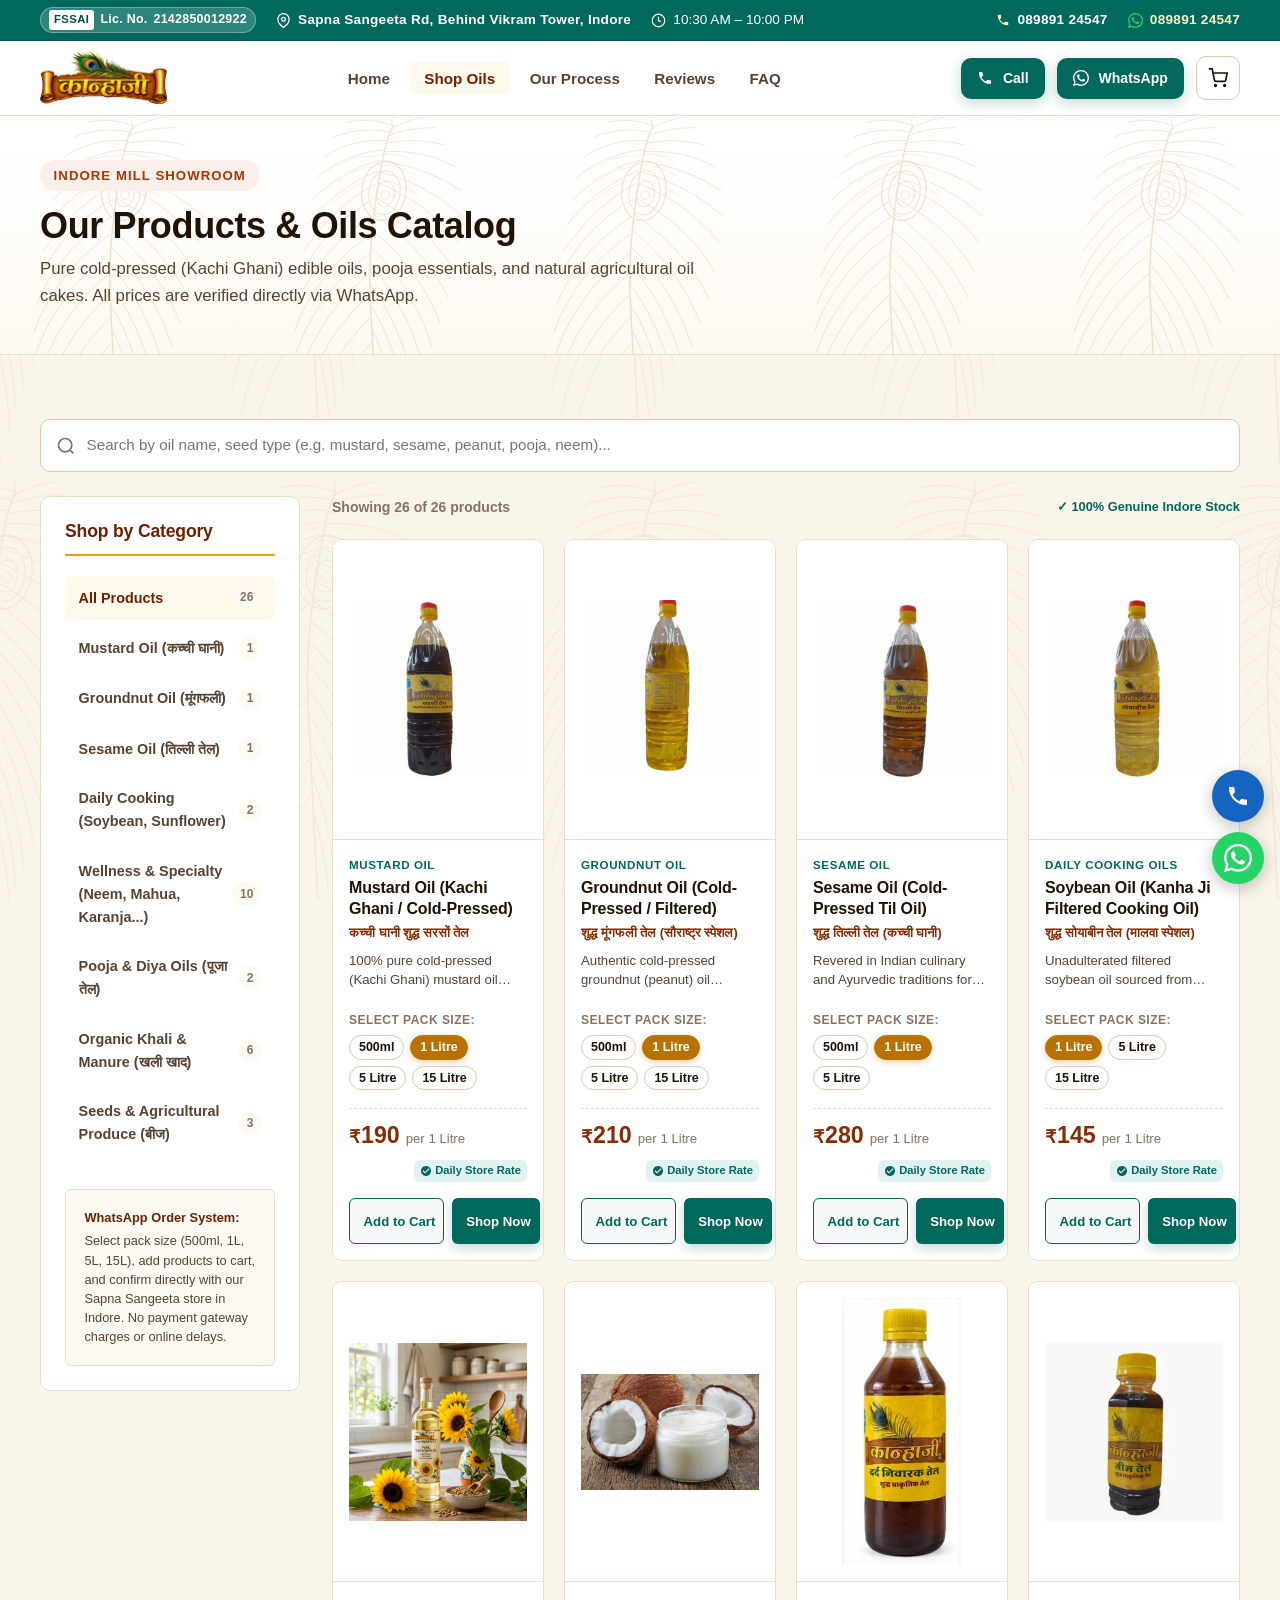
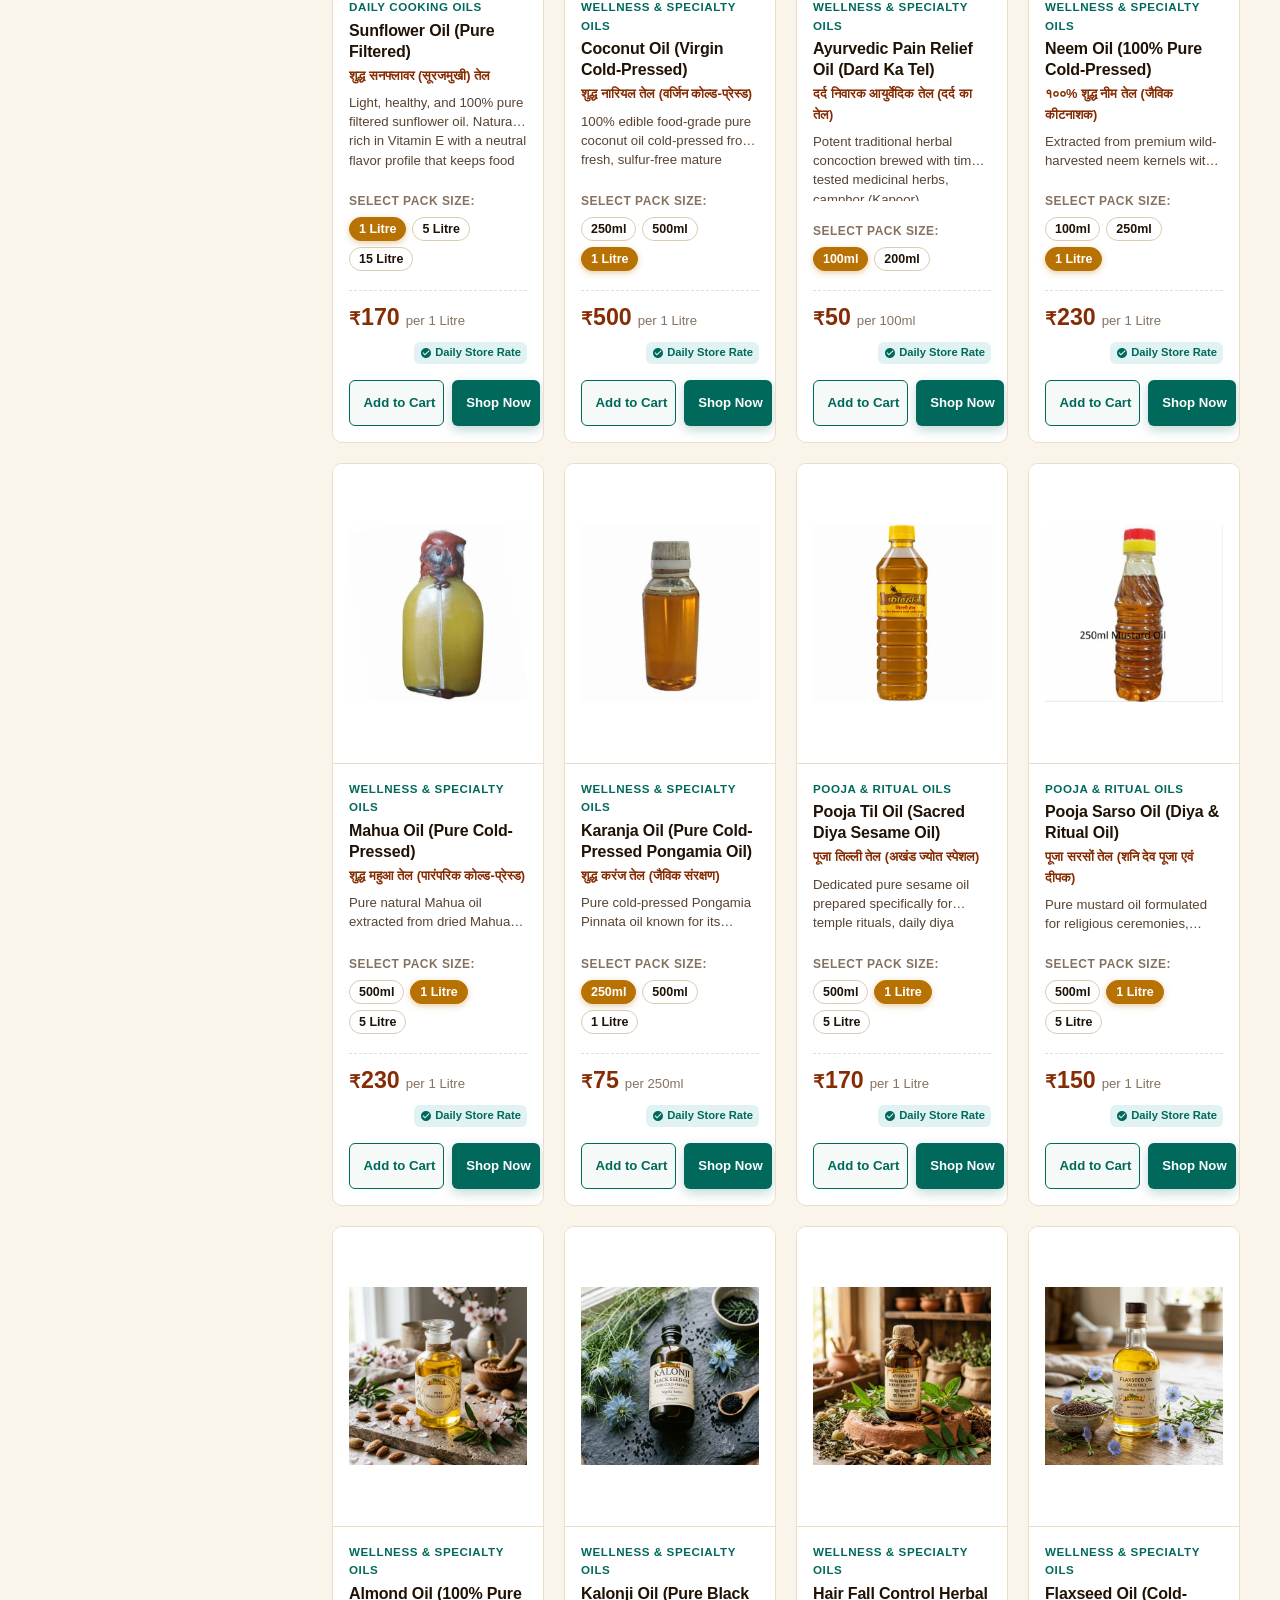
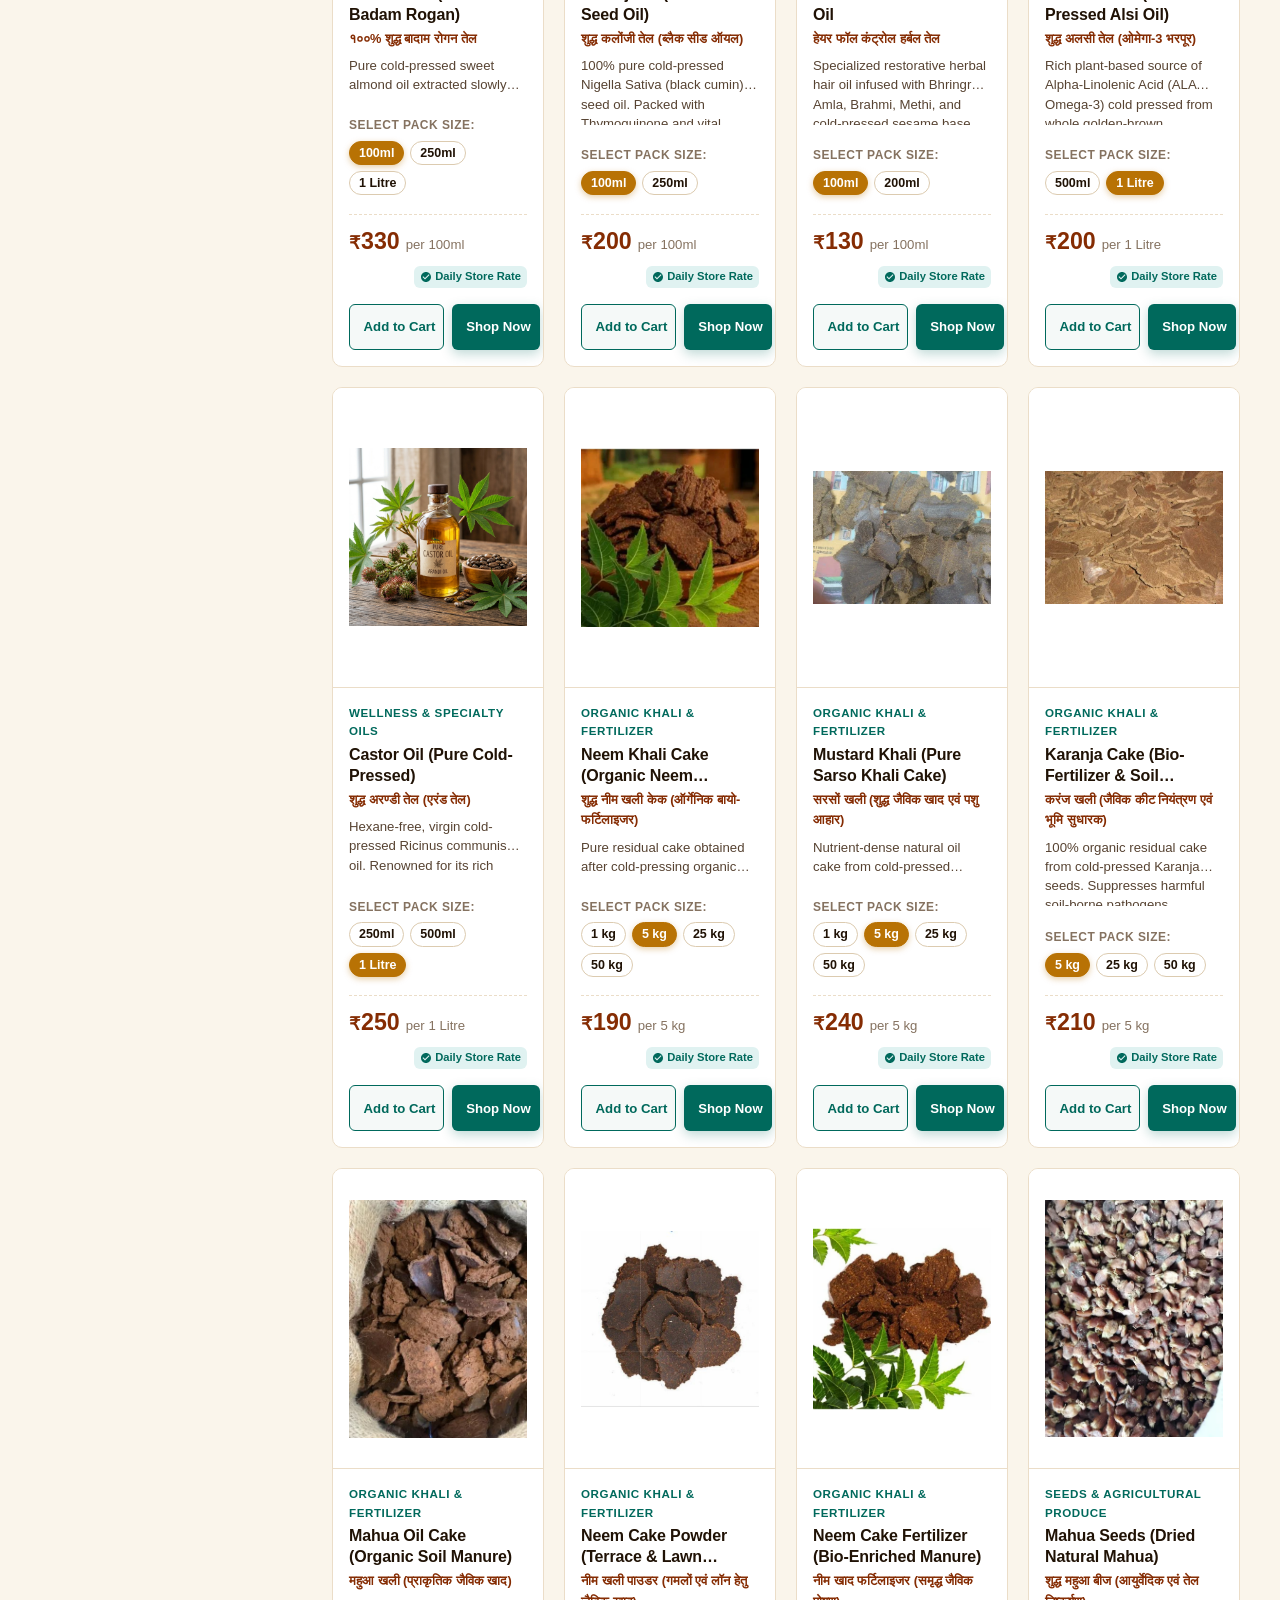
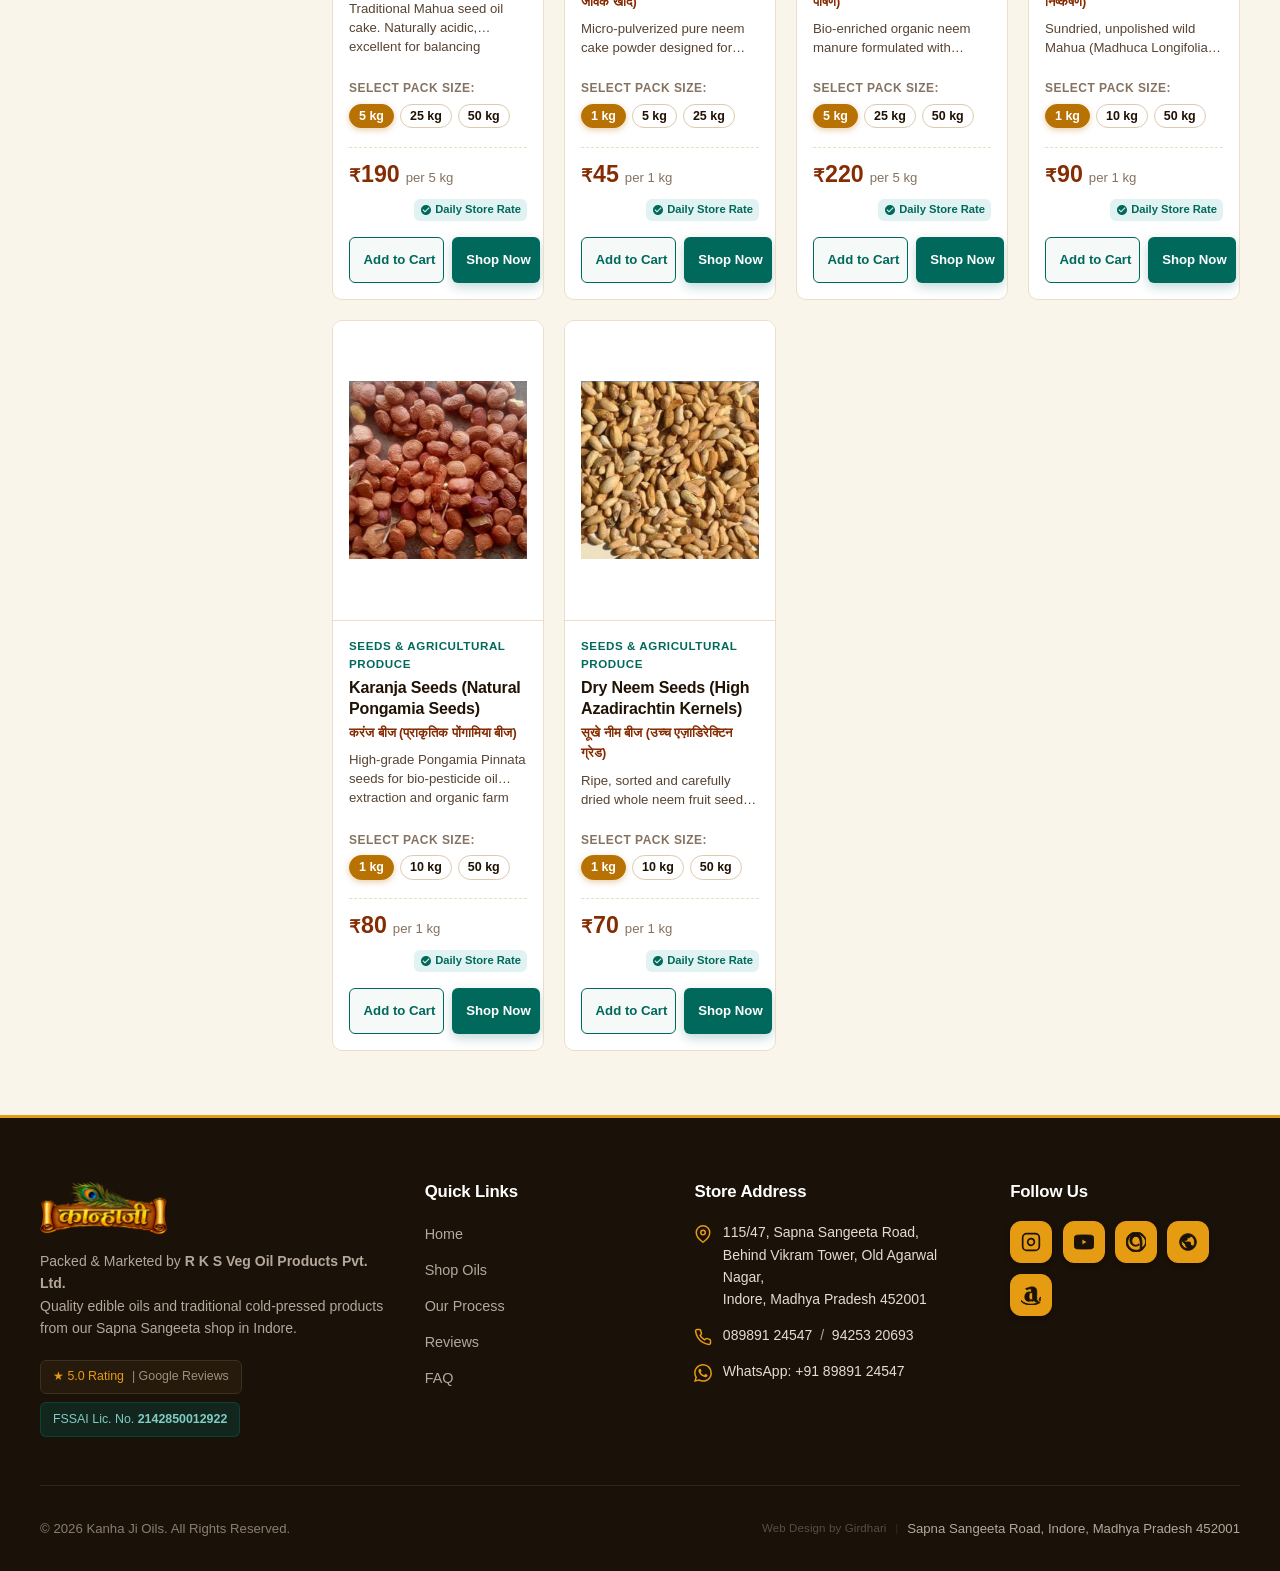
<file: shop.html>
<!DOCTYPE html>
<html lang="en">
<head>
  <meta charset="UTF-8">
  <meta name="viewport" content="width=device-width, initial-scale=1.0">
  <title>Shop Cold Pressed & Traditional Oils | Kanha Ji Oils Indore</title>
  <meta name="description" content="Browse authentic edible oils from Kanha Ji Oils in Indore: Kachi Ghani Mustard Oil, Sesame (Til) Oil, Groundnut Oil, Soybean Oil, and organic Neem Khali. Order directly via WhatsApp.">
  <meta name="robots" content="index, follow">

  <!-- Open Graph -->
  <meta property="og:type" content="website">
  <meta property="og:title" content="Shop Oils | Kanha Ji Oils Indore">
  <meta property="og:description" content="Explore pure cold-pressed and filtered oils. 100% natural, extracted in Indore.">
  <meta property="og:image" content="assets/images/kanhaji_amazon_bottle.jpg">
  <meta property="og:url" content="https://YOUR-GITHUB-USERNAME.github.io/YOUR-REPOSITORY/shop.html">

  <link rel="canonical" href="https://YOUR-GITHUB-USERNAME.github.io/YOUR-REPOSITORY/shop.html">
  <link rel="icon" type="image/svg+xml" href="favicon.svg">
  <link rel="stylesheet" href="css/style.css">
</head>
<body>

  <!-- Top Bar -->
  <div class="top-bar">
    <div class="container top-bar-inner">
      <div class="top-bar-left">
        <span class="top-bar-item fssai-top-badge top-bar-fssai" title="FSSAI Food Safety and Standards Authority of India Registration">
          <span class="fssai-top-pill">FSSAI</span> Lic. No. <strong>2142850012922</strong>
        </span>
        <a href="https://maps.google.com/?q=Kanha+Ji+Oil+Shop,+115/47,+Sapna+Sangeeta+Road,+Behind+Vikram+Tower,+Old+Agarwal+Nagar,+Indore,+Madhya+Pradesh+452001" target="_blank" rel="noopener noreferrer" class="top-bar-item top-bar-address top-bar-link" title="Open Kanha Ji Oils in Google Maps">
          <svg width="15" height="15" viewBox="0 0 24 24" fill="none" stroke="currentColor" stroke-width="2"><path d="M21 10c0 7-9 13-9 13s-9-6-9-13a9 9 0 0 1 18 0z"></path><circle cx="12" cy="10" r="3"></circle></svg>
          <span>Sapna Sangeeta Rd, Behind Vikram Tower, Indore</span>
        </a>
        <span class="top-bar-item top-bar-timing">
          <svg width="15" height="15" viewBox="0 0 24 24" fill="none" stroke="currentColor" stroke-width="2"><circle cx="12" cy="12" r="10"></circle><polyline points="12 6 12 12 16 14"></polyline></svg>
          <span>10:30 AM – 10:00 PM</span>
        </span>
      </div>
      <div class="top-bar-right">
        <a href="tel:+918989124547" class="top-bar-item top-bar-link top-bar-call" aria-label="Call Kanha Ji Oils">
          <svg width="14" height="14" viewBox="0 0 24 24" fill="currentColor"><path d="M20 15.5c-1.2 0-2.4-.2-3.6-.6-.3-.1-.7 0-1 .2l-2.2 2.2c-2.8-1.4-5.1-3.8-6.6-6.6l2.2-2.2c.3-.3.4-.7.2-1-.4-1.1-.6-2.3-.6-3.5 0-.6-.4-1-1-1H4c-.6 0-1 .4-1 1 0 9.4 7.6 17 17 17 .6 0 1-.4 1-1v-3.5c0-.6-.4-1-1-1z"/></svg>
          <span>089891 24547</span>
        </a>
        <a href="https://wa.me/918989124547" target="_blank" rel="noopener noreferrer" class="top-bar-item top-bar-link top-bar-wa" aria-label="WhatsApp Kanha Ji Oils">
          <svg width="15" height="15" viewBox="0 0 24 24" fill="currentColor"><path d="M17.472 14.382c-.297-.149-1.758-.867-2.03-.967-.273-.099-.471-.148-.67.15-.197.297-.767.966-.94 1.164-.173.199-.347.223-.644.075-.297-.15-1.255-.463-2.39-1.475-.883-.788-1.48-1.761-1.653-2.059-.173-.297-.018-.458.13-.606.134-.133.298-.347.446-.52.149-.174.198-.298.298-.497.099-.198.05-.371-.025-.52-.075-.149-.669-1.612-.916-2.207-.242-.579-.487-.5-.669-.51-.173-.008-.371-.01-.57-.01-.198 0-.52.074-.792.372-.272.297-1.04 1.016-1.04 2.479 0 1.462 1.065 2.875 1.213 3.074.149.198 2.096 3.2 5.077 4.487.709.306 1.262.489 1.694.625.712.227 1.36.195 1.871.118.571-.085 1.758-.719 2.006-1.413.248-.694.248-1.289.173-1.413-.074-.124-.272-.198-.57-.347m-5.421 7.403h-.004a9.87 9.87 0 01-5.031-1.378l-.361-.214-3.741.982.998-3.648-.235-.374a9.86 9.86 0 01-1.51-5.26c.001-5.45 4.436-9.884 9.888-9.884 2.64 0 5.122 1.03 6.988 2.898a9.825 9.825 0 012.893 6.994c-.003 5.45-4.437 9.884-9.885 9.884m8.413-18.297A11.815 11.815 0 0012.05 0C5.495 0 .16 5.335.157 11.892c0 2.096.547 4.142 1.588 5.945L0 24l6.335-1.662c1.746.953 3.71 1.456 5.711 1.457h.004c6.554 0 11.89-5.335 11.893-11.893a11.821 11.821 0 00-3.48-8.413Z"/></svg>
          <span>089891 24547</span>
        </a>
      </div>
    </div>
  </div>

  <!-- Header -->
  <header class="site-header">
    <div class="container header-inner">
      <a href="index.html" class="brand-logo" aria-label="Kanha Ji Oils Homepage">
        <img src="assets/images/logo.png" alt="Kanha Ji Oils Indore" class="brand-logo-img" width="220" height="52">
      </a>

      <nav class="nav-desktop" aria-label="Primary Navigation">
        <ul class="nav-desktop-list">
          <li><a href="index.html" class="nav-link">Home</a></li>
          <li><a href="shop.html" class="nav-link is-active">Shop Oils</a></li>
          <li><a href="process.html" class="nav-link">Our Process</a></li>
          <li><a href="reviews.html" class="nav-link">Reviews</a></li>
          <li><a href="faq.html" class="nav-link">FAQ</a></li>
        </ul>
      </nav>

      <div class="header-actions">
        <a href="tel:+918989124547" class="btn btn-call btn-sm header-action-call">
          <svg width="16" height="16" viewBox="0 0 24 24" fill="currentColor"><path d="M20 15.5c-1.2 0-2.4-.2-3.6-.6-.3-.1-.7 0-1 .2l-2.2 2.2c-2.8-1.4-5.1-3.8-6.6-6.6l2.2-2.2c.3-.3.4-.7.2-1-.4-1.1-.6-2.3-.6-3.5 0-.6-.4-1-1-1H4c-.6 0-1 .4-1 1 0 9.4 7.6 17 17 17 .6 0 1-.4 1-1v-3.5c0-.6-.4-1-1-1z"/></svg>
          <span>Call</span>
        </a>
        <a href="https://wa.me/918989124547" target="_blank" rel="noopener noreferrer" class="btn btn-whatsapp btn-sm header-action-wa">
          <svg width="16" height="16" viewBox="0 0 24 24" fill="currentColor"><path d="M17.472 14.382c-.297-.149-1.758-.867-2.03-.967-.273-.099-.471-.148-.67.15-.197.297-.767.966-.94 1.164-.173.199-.347.223-.644.075-.297-.15-1.255-.463-2.39-1.475-.883-.788-1.48-1.761-1.653-2.059-.173-.297-.018-.458.13-.606.134-.133.298-.347.446-.52.149-.174.198-.298.298-.497.099-.198.05-.371-.025-.52-.075-.149-.669-1.612-.916-2.207-.242-.579-.487-.5-.669-.51-.173-.008-.371-.01-.57-.01-.198 0-.52.074-.792.372-.272.297-1.04 1.016-1.04 2.479 0 1.462 1.065 2.875 1.213 3.074.149.198 2.096 3.2 5.077 4.487.709.306 1.262.489 1.694.625.712.227 1.36.195 1.871.118.571-.085 1.758-.719 2.006-1.413.248-.694.248-1.289.173-1.413-.074-.124-.272-.198-.57-.347m-5.421 7.403h-.004a9.87 9.87 0 01-5.031-1.378l-.361-.214-3.741.982.998-3.648-.235-.374a9.86 9.86 0 01-1.51-5.26c.001-5.45 4.436-9.884 9.888-9.884 2.64 0 5.122 1.03 6.988 2.898a9.825 9.825 0 012.893 6.994c-.003 5.45-4.437 9.884-9.885 9.884m8.413-18.297A11.815 11.815 0 0012.05 0C5.495 0 .16 5.335.157 11.892c0 2.096.547 4.142 1.588 5.945L0 24l6.335-1.662c1.746.953 3.71 1.456 5.711 1.457h.004c6.554 0 11.89-5.335 11.893-11.893a11.821 11.821 0 00-3.48-8.413Z"/></svg>
          <span>WhatsApp</span>
        </a>
        <button type="button" class="btn-header-cart" data-open-cart aria-label="Open Shopping Cart">
          <svg width="20" height="20" viewBox="0 0 24 24" fill="none" stroke="currentColor" stroke-width="2"><circle cx="9" cy="21" r="1"/><circle cx="20" cy="21" r="1"/><path d="M1 1h4l2.68 13.39a2 2 0 0 0 2 1.61h9.72a2 2 0 0 0 2-1.61L23 6H6"/></svg>
          <span class="cart-count-badge" style="display: none;">0</span>
        </button>
        <button type="button" class="mobile-menu-toggle" id="mobileMenuToggle" aria-label="Toggle menu" aria-expanded="false">
          <svg width="22" height="22" viewBox="0 0 24 24" fill="none" stroke="currentColor" stroke-width="2"><line x1="3" y1="12" x2="21" y2="12"></line><line x1="3" y1="6" x2="21" y2="6"></line><line x1="3" y1="18" x2="21" y2="18"></line></svg>
        </button>
      </div>
    </div>
  </header>

  <!-- Mobile Nav Drawer -->
  <aside class="mobile-nav" id="mobileNav">
    <div class="mobile-nav-header">
      <span class="mobile-nav-title">कान्हाजी ऑयल्स</span>
      <button type="button" class="mobile-nav-close" id="mobileNavClose" aria-label="Close menu">
        <svg width="20" height="20" viewBox="0 0 24 24" fill="none" stroke="currentColor" stroke-width="2"><line x1="18" y1="6" x2="6" y2="18"></line><line x1="6" y1="6" x2="18" y2="18"></line></svg>
      </button>
    </div>
    <div class="mobile-nav-body">
      <ul class="mobile-nav-list">
        <li><a href="index.html" class="mobile-nav-link"><span>Home</span> <svg width="16" height="16" viewBox="0 0 24 24" fill="none" stroke="currentColor" stroke-width="2"><polyline points="9 18 15 12 9 6"></polyline></svg></a></li>
        <li><a href="shop.html" class="mobile-nav-link is-active"><span>Shop Oils</span> <svg width="16" height="16" viewBox="0 0 24 24" fill="none" stroke="currentColor" stroke-width="2"><polyline points="9 18 15 12 9 6"></polyline></svg></a></li>
        <li><a href="process.html" class="mobile-nav-link"><span>Our Process</span> <svg width="16" height="16" viewBox="0 0 24 24" fill="none" stroke="currentColor" stroke-width="2"><polyline points="9 18 15 12 9 6"></polyline></svg></a></li>
        <li><a href="reviews.html" class="mobile-nav-link"><span>Reviews (5.0 ★)</span> <svg width="16" height="16" viewBox="0 0 24 24" fill="none" stroke="currentColor" stroke-width="2"><polyline points="9 18 15 12 9 6"></polyline></svg></a></li>
        <li><a href="faq.html" class="mobile-nav-link"><span>FAQ</span> <svg width="16" height="16" viewBox="0 0 24 24" fill="none" stroke="currentColor" stroke-width="2"><polyline points="9 18 15 12 9 6"></polyline></svg></a></li>
      </ul>
    </div>
    <div class="mobile-nav-footer">
      <a href="https://wa.me/918989124547" target="_blank" rel="noopener noreferrer" class="btn btn-whatsapp btn-block">
        <svg width="18" height="18" viewBox="0 0 24 24" fill="currentColor"><path d="M17.472 14.382c-.297-.149-1.758-.867-2.03-.967-.273-.099-.471-.148-.67.15-.197.297-.767.966-.94 1.164-.173.199-.347.223-.644.075-.297-.15-1.255-.463-2.39-1.475-.883-.788-1.48-1.761-1.653-2.059-.173-.297-.018-.458.13-.606.134-.133.298-.347.446-.52.149-.174.198-.298.298-.497.099-.198.05-.371-.025-.52-.075-.149-.669-1.612-.916-2.207-.242-.579-.487-.5-.669-.51-.173-.008-.371-.01-.57-.01-.198 0-.52.074-.792.372-.272.297-1.04 1.016-1.04 2.479 0 1.462 1.065 2.875 1.213 3.074.149.198 2.096 3.2 5.077 4.487.709.306 1.262.489 1.694.625.712.227 1.36.195 1.871.118.571-.085 1.758-.719 2.006-1.413.248-.694.248-1.289.173-1.413-.074-.124-.272-.198-.57-.347m-5.421 7.403h-.004a9.87 9.87 0 01-5.031-1.378l-.361-.214-3.741.982.998-3.648-.235-.374a9.86 9.86 0 01-1.51-5.26c.001-5.45 4.436-9.884 9.888-9.884 2.64 0 5.122 1.03 6.988 2.898a9.825 9.825 0 012.893 6.994c-.003 5.45-4.437 9.884-9.885 9.884m8.413-18.297A11.815 11.815 0 0012.05 0C5.495 0 .16 5.335.157 11.892c0 2.096.547 4.142 1.588 5.945L0 24l6.335-1.662c1.746.953 3.71 1.456 5.711 1.457h.004c6.554 0 11.89-5.335 11.893-11.893a11.821 11.821 0 00-3.48-8.413Z"/></svg>
        Order on WhatsApp
      </a>
    </div>
  </aside>
  <div class="nav-overlay" id="navOverlay"></div>

  <!-- Page Header -->
  <div class="page-header-banner">
    <div class="container">
      <span class="section-eyebrow">Indore Mill Showroom</span>
      <h1 style="font-size: 2.25rem; font-weight: 900; margin-bottom: 0.5rem; color: var(--text-main);">
        Our Products & Oils Catalog
      </h1>
      <p style="color: var(--text-secondary); max-width: 680px; margin: 0; font-size: 1.05rem;">
        Pure cold-pressed (Kachi Ghani) edible oils, pooja essentials, and natural agricultural oil cakes. All prices are verified directly via WhatsApp.
      </p>
    </div>
  </div>

  <!-- Main Shop Section -->
  <main class="section">
    <div class="container">
      <!-- Search Bar -->
      <div class="shop-search-bar">
        <svg class="shop-search-icon" width="20" height="20" viewBox="0 0 24 24" fill="none" stroke="currentColor" stroke-width="2"><circle cx="11" cy="11" r="8"></circle><line x1="21" y1="21" x2="16.65" y2="16.65"></line></svg>
        <input 
          type="search" 
          id="productSearchInput" 
          class="shop-search-input" 
          placeholder="Search by oil name, seed type (e.g. mustard, sesame, peanut, pooja, neem)..." 
          autocomplete="off"
        >
        <button type="button" id="clearSearchBtn" class="btn-clear-search" aria-label="Clear search">
          <svg width="18" height="18" viewBox="0 0 24 24" fill="none" stroke="currentColor" stroke-width="2"><line x1="18" y1="6" x2="6" y2="18"></line><line x1="6" y1="6" x2="18" y2="18"></line></svg>
        </button>
      </div>

      <!-- Mobile Horizontal Category Filters -->
      <div class="shop-mobile-categories" role="tablist" aria-label="Oil Categories">
        <button type="button" class="shop-cat-pill is-active" data-category-filter="all" role="tab" aria-selected="true">All Products</button>
        <button type="button" class="shop-cat-pill" data-category-filter="mustard" role="tab" aria-selected="false">Mustard Oil</button>
        <button type="button" class="shop-cat-pill" data-category-filter="groundnut" role="tab" aria-selected="false">Groundnut Oil</button>
        <button type="button" class="shop-cat-pill" data-category-filter="sesame" role="tab" aria-selected="false">Sesame Oil</button>
        <button type="button" class="shop-cat-pill" data-category-filter="cooking" role="tab" aria-selected="false">Daily Cooking</button>
        <button type="button" class="shop-cat-pill" data-category-filter="wellness" role="tab" aria-selected="false">Wellness &amp; Specialty</button>
        <button type="button" class="shop-cat-pill" data-category-filter="pooja" role="tab" aria-selected="false">Pooja Oils</button>
        <button type="button" class="shop-cat-pill" data-category-filter="khali" role="tab" aria-selected="false">Khali (खली खाद)</button>
        <button type="button" class="shop-cat-pill" data-category-filter="seeds" role="tab" aria-selected="false">Seeds &amp; Agro (बीज)</button>
      </div>

      <!-- Shop Layout (Sidebar + Product Grid) -->
      <div class="shop-layout">
        <!-- Desktop Sidebar (Section 10) -->
        <aside class="shop-sidebar" aria-label="Product Categories">
          <h2 class="shop-sidebar-title">Shop by Category</h2>
          <div class="sidebar-cat-list" role="navigation">
            <button type="button" class="sidebar-cat-btn is-active" data-category-filter="all">
              <span>All Products</span>
              <span class="sidebar-cat-count">26</span>
            </button>
            <button type="button" class="sidebar-cat-btn" data-category-filter="mustard">
              <span>Mustard Oil (कच्ची घानी)</span>
              <span class="sidebar-cat-count">1</span>
            </button>
            <button type="button" class="sidebar-cat-btn" data-category-filter="groundnut">
              <span>Groundnut Oil (मूंगफली)</span>
              <span class="sidebar-cat-count">1</span>
            </button>
            <button type="button" class="sidebar-cat-btn" data-category-filter="sesame">
              <span>Sesame Oil (तिल्ली तेल)</span>
              <span class="sidebar-cat-count">1</span>
            </button>
            <button type="button" class="sidebar-cat-btn" data-category-filter="cooking">
              <span>Daily Cooking (Soybean, Sunflower)</span>
              <span class="sidebar-cat-count">2</span>
            </button>
            <button type="button" class="sidebar-cat-btn" data-category-filter="wellness">
              <span>Wellness &amp; Specialty (Neem, Mahua, Karanja...)</span>
              <span class="sidebar-cat-count">10</span>
            </button>
            <button type="button" class="sidebar-cat-btn" data-category-filter="pooja">
              <span>Pooja &amp; Diya Oils (पूजा तेल)</span>
              <span class="sidebar-cat-count">2</span>
            </button>
            <button type="button" class="sidebar-cat-btn" data-category-filter="khali">
              <span>Organic Khali &amp; Manure (खली खाद)</span>
              <span class="sidebar-cat-count">6</span>
            </button>
            <button type="button" class="sidebar-cat-btn" data-category-filter="seeds">
              <span>Seeds &amp; Agricultural Produce (बीज)</span>
              <span class="sidebar-cat-count">3</span>
            </button>
          </div>

          <!-- Direct Ordering Notice -->
          <div style="margin-top: 2rem; padding: 1.15rem; background: var(--bg-warm-card); border-radius: var(--radius-sm); border: 1px solid var(--border-light); font-size: 0.8rem; color: var(--text-secondary); line-height: 1.5;">
            <strong style="color: var(--brand-red-dark); display: block; margin-bottom: 0.25rem;">WhatsApp Order System:</strong>
            Select pack size (500ml, 1L, 5L, 15L), add products to cart, and confirm directly with our Sapna Sangeeta store in Indore. No payment gateway charges or online delays.
          </div>
        </aside>

        <!-- Product Grid Area -->
        <section aria-label="Products Catalog">
          <div style="display: flex; justify-content: space-between; align-items: center; margin-bottom: 1.25rem;">
            <span id="activeProductsCount" style="font-size: 0.875rem; font-weight: 600; color: var(--text-muted);">
              Showing products...
            </span>
            <span style="font-size: 0.8rem; color: var(--brand-peacock); font-weight: 700;">
              ✓ 100% Genuine Indore Stock
            </span>
          </div>

          <div class="products-grid" id="productsGrid">
            <!-- Dynamic JavaScript Grid rendered by main.js -->
          </div>
        </section>
      </div>
    </div>
  </main>

  <!-- Footer -->
  <footer class="site-footer">
    <div class="container">
      <div class="footer-grid">
        <div class="footer-brand">
          <img src="assets/images/logo.png" alt="Kanha Ji Oils Indore" class="brand-logo-img" style="height: 52px; margin-bottom: 1rem; width: auto;" width="220" height="52">
          <p>
            Packed & Marketed by <strong>R K S Veg Oil Products Pvt. Ltd.</strong><br>
            Quality edible oils and traditional cold-pressed products from our Sapna Sangeeta shop in Indore.
          </p>
          <div style="display: flex; gap: 0.5rem; flex-wrap: wrap; margin-top: 0.75rem;">
            <a href="https://share.google/4mdckPvBzPx9P0w6K" target="_blank" rel="noopener noreferrer" style="display: inline-flex; align-items: center; gap: 0.5rem; background: var(--bg-dark-surface); padding: 0.4rem 0.75rem; border-radius: 6px; font-size: 0.775rem; border: 1px solid #3E2F21; text-decoration: none;" title="View Google Business Profile">
              <span style="color: var(--brand-gold);">★ 5.0 Rating</span>
              <span style="color: #9E8E7E;">| Google Reviews</span>
            </a>
            <div style="display: inline-flex; align-items: center; gap: 0.5rem; background: rgba(0, 105, 92, 0.25); color: #80CBC4; padding: 0.4rem 0.75rem; border-radius: 6px; font-size: 0.775rem; border: 1px solid rgba(0, 105, 92, 0.4);">
              <span>FSSAI Lic. No. <strong>2142850012922</strong></span>
            </div>
          </div>
        </div>
        <div>
          <h4 class="footer-col-title">Quick Links</h4>
          <ul class="footer-links-list">
            <li><a href="index.html" class="footer-link">Home</a></li>
            <li><a href="shop.html" class="footer-link">Shop Oils</a></li>
            <li><a href="process.html" class="footer-link">Our Process</a></li>
            <li><a href="reviews.html" class="footer-link">Reviews</a></li>
            <li><a href="faq.html" class="footer-link">FAQ</a></li>
          </ul>
        </div>
        <div>
          <h4 class="footer-col-title">Store Address</h4>
          <div class="footer-contact-item">
            <svg width="18" height="18" viewBox="0 0 24 24" fill="none" stroke="currentColor" stroke-width="2"><path d="M21 10c0 7-9 13-9 13s-9-6-9-13a9 9 0 0 1 18 0z"></path><circle cx="12" cy="10" r="3"></circle></svg>
            <a href="https://maps.google.com/?q=Kanha+Ji+Oil+Shop,+115/47,+Sapna+Sangeeta+Road,+Behind+Vikram+Tower,+Old+Agarwal+Nagar,+Indore,+Madhya+Pradesh+452001" target="_blank" rel="noopener noreferrer" class="footer-contact-link" title="Open Store Location in Google Maps">
              115/47, Sapna Sangeeta Road,<br>
              Behind Vikram Tower, Old Agarwal Nagar,<br>
              Indore, Madhya Pradesh 452001
            </a>
          </div>
          <div class="footer-contact-item">
            <svg width="18" height="18" viewBox="0 0 24 24" fill="none" stroke="currentColor" stroke-width="2"><path d="M22 16.92v3a2 2 0 0 1-2.18 2 19.79 19.79 0 0 1-8.63-3.07 19.5 19.5 0 0 1-6-6 19.79 19.79 0 0 1-3.07-8.67A2 2 0 0 1 4.11 2h3a2 2 0 0 1 2 1.72 12.84 12.84 0 0 0 .7 2.81 2 2 0 0 1-.45 2.11L8.09 9.91a16 16 0 0 0 6 6l1.27-1.27a2 2 0 0 1 2.11-.45 12.84 12.84 0 0 0 2.81.7A2 2 0 0 1 22 16.92z"></path></svg>
            <span>
              <a href="tel:+918989124547" class="footer-contact-link" title="Call Primary Phone">089891 24547</a> &nbsp;/&nbsp; <a href="tel:+919425320693" class="footer-contact-link" title="Call Secondary Phone">94253 20693</a>
            </span>
          </div>
          <div class="footer-contact-item">
            <svg width="18" height="18" viewBox="0 0 24 24" fill="currentColor"><path d="M17.472 14.382c-.297-.149-1.758-.867-2.03-.967-.273-.099-.471-.148-.67.15-.197.297-.767.966-.94 1.164-.173.199-.347.223-.644.075-.297-.15-1.255-.463-2.39-1.475-.883-.788-1.48-1.761-1.653-2.059-.173-.297-.018-.458.13-.606.134-.133.298-.347.446-.52.149-.174.198-.298.298-.497.099-.198.05-.371-.025-.52-.075-.149-.669-1.612-.916-2.207-.242-.579-.487-.5-.669-.51-.173-.008-.371-.01-.57-.01-.198 0-.52.074-.792.372-.272.297-1.04 1.016-1.04 2.479 0 1.462 1.065 2.875 1.213 3.074.149.198 2.096 3.2 5.077 4.487.709.306 1.262.489 1.694.625.712.227 1.36.195 1.871.118.571-.085 1.758-.719 2.006-1.413.248-.694.248-1.289.173-1.413-.074-.124-.272-.198-.57-.347m-5.421 7.403h-.004a9.87 9.87 0 01-5.031-1.378l-.361-.214-3.741.982.998-3.648-.235-.374a9.86 9.86 0 01-1.51-5.26c.001-5.45 4.436-9.884 9.888-9.884 2.64 0 5.122 1.03 6.988 2.898a9.825 9.825 0 012.893 6.994c-.003 5.45-4.437 9.884-9.885 9.884m8.413-18.297A11.815 11.815 0 0012.05 0C5.495 0 .16 5.335.157 11.892c0 2.096.547 4.142 1.588 5.945L0 24l6.335-1.662c1.746.953 3.71 1.456 5.711 1.457h.004c6.554 0 11.89-5.335 11.893-11.893a11.821 11.821 0 00-3.48-8.413Z"/></svg>
            <a href="https://wa.me/918989124547?text=Hello%20Kanha%20Ji%20Oils%2C%20I%20would%20like%20to%20order%20edible%20oils." target="_blank" rel="noopener noreferrer" class="footer-contact-link" title="Chat on WhatsApp">
              WhatsApp: +91 89891 24547
            </a>
          </div>
        </div>
        <div>
          <h4 class="footer-col-title">Follow Us</h4>
          <div class="footer-social-links">
            <a href="https://www.instagram.com/kanhaji_oils123/" target="_blank" rel="noopener noreferrer" class="footer-social-btn" aria-label="Instagram">
              <svg width="20" height="20" viewBox="0 0 24 24" fill="none" stroke="currentColor" stroke-width="2"><rect x="2" y="2" width="20" height="20" rx="5" ry="5"></rect><path d="M16 11.37A4 4 0 1 1 12.63 8 4 4 0 0 1 16 11.37z"></path><line x1="17.5" y1="6.5" x2="17.51" y2="6.5"></line></svg>
            </a>
            <a href="https://www.youtube.com/@kanhajioils" target="_blank" rel="noopener noreferrer" class="footer-social-btn" aria-label="YouTube">
              <svg width="20" height="20" viewBox="0 0 24 24" fill="currentColor"><path d="M23.498 6.186a3.016 3.016 0 0 0-2.122-2.136C19.505 3.545 12 3.545 12 3.545s-7.505 0-9.377.505A3.017 3.017 0 0 0 .502 6.186C0 8.07 0 12 0 12s0 3.93.502 5.814a3.016 3.016 0 0 0 2.122 2.136c1.871.505 9.376.505 9.376.505s7.505 0 9.377-.505a3.015 3.015 0 0 0 2.122-2.136C24 15.93 24 12 24 12s0-3.93-.502-5.814zM9.545 15.568V8.432L15.818 12l-6.273 3.568z"/></svg>
            </a>
            <a href="https://www.threads.com/@kanhaji_oils123" target="_blank" rel="noopener noreferrer" class="footer-social-btn" aria-label="Threads">
              <svg width="20" height="20" viewBox="0 0 24 24" fill="currentColor"><path d="M12.186 24h-.007C5.457 23.978 0 18.618 0 12.015 0 5.378 5.483 0 12.18 0c6.643 0 12.07 5.312 12.07 11.838 0 4.148-2.193 7.82-5.865 9.822a1.05 1.05 0 0 1-1.026-.062 1.034 1.034 0 0 1-.453-.935c.16-2.222.253-4.524.253-6.85 0-1.874-.323-3.664-.959-5.32-.822-2.138-2.247-3.224-4.238-3.224-2.88 0-4.996 2.215-4.996 5.257 0 3.097 2.062 5.324 4.908 5.324 1.48 0 2.825-.615 3.69-1.688.083.504.147 1.01.192 1.517-1.127.848-2.545 1.34-4.08 1.34-4.053 0-7.05-3.13-7.05-7.493 0-4.323 2.942-7.42 7.244-7.42 3.125 0 5.378 1.637 6.347 4.608.625 1.916.942 3.992.942 6.172 0 2.083-.075 4.148-.205 6.136 2.997-1.745 4.792-4.8 4.792-8.217C22.15 6.46 17.674 2.1 12.18 2.1 6.64 2.1 2.1 6.55 2.1 12.015c0 5.432 4.498 9.878 10.08 9.885h.006c2.41 0 4.708-.85 6.54-2.416a1.05 1.05 0 0 1 1.378 1.583A12.023 12.023 0 0 1 12.186 24z"/></svg>
            </a>
            <a href="https://share.google/4mdckPvBzPx9P0w6K" target="_blank" rel="noopener noreferrer" class="footer-social-btn" aria-label="Google Business Profile">
              <svg width="20" height="20" viewBox="0 0 24 24" fill="currentColor"><path d="M12 2C6.48 2 2 6.48 2 12s4.48 10 10 10 10-4.48 10-10S17.52 2 12 2zm-1 17.93c-3.95-.49-7-3.85-7-7.93 0-.62.08-1.21.21-1.79L9 15v1c0 1.1.9 2 2 2v1.93zm6.9-2.54c-.26-.81-1-1.39-1.9-1.39h-1v-3c0-.55-.45-1-1-1H8v-2h2c.55 0 1-.45 1-1V7h2c1.1 0 2-.9 2-2v-.41c2.93 1.19 5 4.06 5 7.41 0 2.08-.8 3.97-2.1 5.39z"/></svg>
            </a>
            <a href="https://www.amazon.in/Kanhaji-Pure-Mustard-Oil-Cold-Pressed/dp/B0DWDQRYZK?th=1" target="_blank" rel="noopener noreferrer" class="footer-social-btn" aria-label="Amazon">
              <svg width="20" height="20" viewBox="0 0 24 24" fill="currentColor"><path d="M13.957 10.428c-.147-.978-.734-1.468-1.761-1.468-.881 0-1.542.416-1.982 1.248-.44.832-.66 1.982-.66 3.45 0 1.37.22 2.422.66 3.155.44.734 1.101 1.101 1.982 1.101 1.027 0 1.614-.49 1.761-1.468v-6.018zm4.037 8.366c-.367.367-.807.55-1.321.55-.587 0-1.077-.245-1.468-.734l-.44.734h-2.202l.22-1.394c-.881 1.076-2.055 1.614-3.523 1.614-1.395 0-2.52-.465-3.377-1.394-.856-.93-1.284-2.227-1.284-3.892 0-1.834.465-3.277 1.394-4.33.93-1.052 2.153-1.579 3.67-1.579 1.174 0 2.128.367 2.862 1.101V6.244c0-.514-.171-.93-.514-1.248-.342-.318-.832-.477-1.468-.477-.587 0-1.248.147-1.982.44-.734.294-1.248.66-1.542 1.101l-1.394-1.762C8.618 3.513 9.4 3.048 10.427 2.73c1.028-.318 2.08-.477 3.156-.477 1.688 0 2.984.44 3.892 1.321.907.881 1.358 2.153 1.358 3.818v10.569c0 .514.22.77.66.77.22 0 .44-.049.66-.147l.587 1.688c-.587.367-1.174.55-1.761.55-.734 0-1.321-.245-1.761-.734zM22.84 21.03c-2.422 1.762-5.724 2.715-9.907 2.862-5.798.22-10.714-1.542-12.915-4.477-.147-.22-.073-.44.147-.587.294-.147.587-.073.807.147 2.055 2.642 6.678 4.258 11.96 4.038 3.818-.147 6.825-1.027 9.026-2.569.294-.22.587-.147.734.073.22.294.22.587.147.514zm.44-2.128c-.22.294-.587.294-.807.073-.22-.22-.367-.66-.44-1.321-.147-.954.147-1.908.881-2.862.147-.22.44-.22.66 0 .22.22.22.514.073.734-.514.734-.734 1.395-.587 1.982.073.514.22.807.22.881 0 .22 0 .367 0 .513z"/></svg>
            </a>
          </div>
        </div>
      </div>
      <div class="footer-bottom">
        <div>© 2026 Kanha Ji Oils. All Rights Reserved.</div>
        <div class="footer-bottom-right">
          <a href="https://www.instagram.com/gchoyal_websitedeveloper/" target="_blank" rel="noopener noreferrer" class="footer-credit" title="Web Design by Girdhari">Web Design by Girdhari</a>
          <span class="footer-credit-sep">|</span>
          <a href="https://maps.google.com/?q=Kanha+Ji+Oil+Shop,+115/47,+Sapna+Sangeeta+Road,+Behind+Vikram+Tower,+Old+Agarwal+Nagar,+Indore,+Madhya+Pradesh+452001" target="_blank" rel="noopener noreferrer" title="View on Google Maps">
            Sapna Sangeeta Road, Indore, Madhya Pradesh 452001
          </a>
        </div>
      </div>
    </div>
  </footer>

  <!-- Sticky Actions -->
  <aside class="sticky-action-bar" aria-label="Quick Actions">
    <a href="tel:+918989124547" class="sticky-btn sticky-btn-call" aria-label="Call Store">
      <svg width="24" height="24" viewBox="0 0 24 24" fill="currentColor"><path d="M20 15.5c-1.2 0-2.4-.2-3.6-.6-.3-.1-.7 0-1 .2l-2.2 2.2c-2.8-1.4-5.1-3.8-6.6-6.6l2.2-2.2c.3-.3.4-.7.2-1-.4-1.1-.6-2.3-.6-3.5 0-.6-.4-1-1-1H4c-.6 0-1 .4-1 1 0 9.4 7.6 17 17 17 .6 0 1-.4 1-1v-3.5c0-.6-.4-1-1-1z"/></svg>
    </a>
    <a href="https://wa.me/918989124547" target="_blank" rel="noopener noreferrer" class="sticky-btn sticky-btn-wa" aria-label="WhatsApp Order">
      <svg width="28" height="28" viewBox="0 0 24 24" fill="currentColor"><path d="M17.472 14.382c-.297-.149-1.758-.867-2.03-.967-.273-.099-.471-.148-.67.15-.197.297-.767.966-.94 1.164-.173.199-.347.223-.644.075-.297-.15-1.255-.463-2.39-1.475-.883-.788-1.48-1.761-1.653-2.059-.173-.297-.018-.458.13-.606.134-.133.298-.347.446-.52.149-.174.198-.298.298-.497.099-.198.05-.371-.025-.52-.075-.149-.669-1.612-.916-2.207-.242-.579-.487-.5-.669-.51-.173-.008-.371-.01-.57-.01-.198 0-.52.074-.792.372-.272.297-1.04 1.016-1.04 2.479 0 1.462 1.065 2.875 1.213 3.074.149.198 2.096 3.2 5.077 4.487.709.306 1.262.489 1.694.625.712.227 1.36.195 1.871.118.571-.085 1.758-.719 2.006-1.413.248-.694.248-1.289.173-1.413-.074-.124-.272-.198-.57-.347m-5.421 7.403h-.004a9.87 9.87 0 01-5.031-1.378l-.361-.214-3.741.982.998-3.648-.235-.374a9.86 9.86 0 01-1.51-5.26c.001-5.45 4.436-9.884 9.888-9.884 2.64 0 5.122 1.03 6.988 2.898a9.825 9.825 0 012.893 6.994c-.003 5.45-4.437 9.884-9.885 9.884m8.413-18.297A11.815 11.815 0 0012.05 0C5.495 0 .16 5.335.157 11.892c0 2.096.547 4.142 1.588 5.945L0 24l6.335-1.662c1.746.953 3.71 1.456 5.711 1.457h.004c6.554 0 11.89-5.335 11.893-11.893a11.821 11.821 0 00-3.48-8.413Z"/></svg>
    </a>
  </aside>

  <!-- Cart Drawer Component -->
  <aside class="cart-drawer" id="cartDrawer">
    <div class="cart-drawer-header">
      <h3>
        <svg width="22" height="22" viewBox="0 0 24 24" fill="none" stroke="currentColor" stroke-width="2"><circle cx="9" cy="21" r="1"/><circle cx="20" cy="21" r="1"/><path d="M1 1h4l2.68 13.39a2 2 0 0 0 2 1.61h9.72a2 2 0 0 0 2-1.61L23 6H6"/></svg>
        <span>Your Cart</span>
      </h3>
      <button type="button" class="cart-drawer-close" data-close-cart aria-label="Close cart drawer">
        <svg width="20" height="20" viewBox="0 0 24 24" fill="none" stroke="currentColor" stroke-width="2"><line x1="18" y1="6" x2="6" y2="18"></line><line x1="6" y1="6" x2="18" y2="18"></line></svg>
      </button>
    </div>
    <div class="cart-drawer-body" id="cartDrawerItems"></div>
    <div class="cart-drawer-footer" id="cartDrawerFooter"></div>
  </aside>
  <div class="cart-overlay" id="cartOverlay"></div>

  <!-- Scripts -->
  <script src="js/products.js"></script>
  <script src="js/cart.js"></script>
  <script src="js/main.js"></script>
</body>
</html>
</file>
<file: css/style.css>
/**
 * Kanha Ji Oils - Premium Traditional Edible Oils Website
 * Pure CSS3 - Zero External CSS Frameworks - Mobile First - High Performance
 */

/* ----------------------------------------------------
   1. Design Tokens & CSS Custom Properties
----------------------------------------------------- */
:root {
  /* Brand Signboard & Official Logo Colors (Amber, Deep Gold & Warm Terracotta) */
  --brand-gold: #E59B12;
  --brand-gold-deep: #B87204;
  --brand-gold-light: #FFF9ED;
  --brand-gold-muted: #F8DFAC;

  --brand-maroon: #852C03;
  --brand-red: #A83604;
  --brand-red-dark: #6E2000;
  --brand-red-light: #FBEFE9;
  
  --brand-peacock: #00695C;
  --brand-peacock-light: #E0F2F1;
  
  --whatsapp-green: #25D366;
  --whatsapp-green-dark: #128C7E;
  --phone-blue: #1565C0;

  /* Neutrals & Surfaces with Warm Heritage Tone */
  --bg-primary: #FAF5EB;
  --bg-surface: #FFFFFF;
  --bg-warm-card: rgba(253, 249, 242, 0.92);
  --bg-cream-dark: rgba(242, 233, 218, 0.92);
  --bg-dark: #1A1108;
  --bg-dark-surface: #261A0C;

  /* Typography Colors */
  --text-main: #201205;
  --text-secondary: #574332;
  --text-muted: #857260;
  --text-inverse: #FFFFFF;

  /* Borders & Shadows */
  --border-light: #EBDDC8;
  --border-medium: #DCCBB0;
  --border-gold: rgba(229, 155, 18, 0.45);

  --shadow-sm: 0 2px 6px rgba(32, 18, 5, 0.05);
  --shadow-md: 0 6px 18px rgba(32, 18, 5, 0.08);
  --shadow-lg: 0 12px 32px rgba(32, 18, 5, 0.12);
  --shadow-gold: 0 8px 24px rgba(229, 155, 18, 0.28);

  /* Layout & Sizing */
  --header-height: 74px;
  --topbar-height: 38px;
  --max-width: 1240px;
  --radius-sm: 6px;
  --radius-md: 10px;
  --radius-lg: 16px;
  --radius-full: 9999px;

  /* Transitions */
  --transition-fast: 0.18s ease;
  --transition-normal: 0.28s ease;
}

/* ----------------------------------------------------
   2. Reset & Base Typography
----------------------------------------------------- */
*, *::before, *::after {
  box-sizing: border-box;
  margin: 0;
  padding: 0;
}

html {
  font-size: 16px;
  scroll-behavior: smooth;
  -webkit-text-size-adjust: 100%;
}

body {
  font-family: -apple-system, BlinkMacSystemFont, "Segoe UI", Roboto, "Noto Sans Devanagari", Oxygen, Ubuntu, Cantarell, "Helvetica Neue", sans-serif;
  color: var(--text-main);
  background-color: var(--bg-primary);
  line-height: 1.6;
  overflow-x: hidden;
  position: relative;
  -webkit-font-smoothing: antialiased;
}

/* Subtle Sketch Mor Pankh (Peacock Feather) Line-Art Watermark Background */
body::before {
  content: "";
  position: fixed;
  top: 0;
  left: 0;
  width: 100%;
  height: 100%;
  background-image: url('../assets/images/mor_pankh_sketch.svg');
  background-repeat: repeat;
  background-position: center top;
  background-size: 320px auto;
  opacity: 0.10;
  pointer-events: none;
  z-index: 0;
}

body.cart-open, body.menu-open, body.modal-open {
  overflow: hidden;
}

img, svg {
  display: block;
  max-width: 100%;
  height: auto;
}

a {
  color: inherit;
  text-decoration: none;
  transition: color var(--transition-fast);
}

button, input, textarea, select {
  font: inherit;
  color: inherit;
}

button {
  background: none;
  border: none;
  cursor: pointer;
}

ul, ol {
  list-style: none;
}

h1, h2, h3, h4, h5, h6 {
  color: var(--text-main);
  line-height: 1.25;
  font-weight: 700;
  letter-spacing: -0.01em;
}

p {
  margin-bottom: 0.85rem;
}

p:last-child {
  margin-bottom: 0;
}

/* Screen reader only utility */
.sr-only {
  position: absolute;
  width: 1px;
  height: 1px;
  padding: 0;
  margin: -1px;
  overflow: hidden;
  clip: rect(0, 0, 0, 0);
  white-space: nowrap;
  border: 0;
}

/* Container */
.container {
  width: 100%;
  max-width: var(--max-width);
  margin-left: auto;
  margin-right: auto;
  padding-left: 1.25rem;
  padding-right: 1.25rem;
}

/* Section Common Styling */
.section {
  padding-top: 4rem;
  padding-bottom: 4rem;
}

.section-muted {
  background-color: var(--bg-warm-card);
  border-top: 1px solid var(--border-light);
  border-bottom: 1px solid var(--border-light);
}

.section-dark {
  background-color: var(--bg-dark);
  color: #F8F5EE;
  border-top: 2px solid var(--brand-gold);
}

.section-dark h2, .section-dark h3 {
  color: #FFFFFF;
}

.section-header {
  text-align: center;
  max-width: 760px;
  margin: 0 auto 3rem;
}

.section-eyebrow {
  display: inline-flex;
  align-items: center;
  gap: 0.5rem;
  font-size: 0.825rem;
  font-weight: 700;
  text-transform: uppercase;
  letter-spacing: 0.08em;
  color: var(--brand-red);
  background-color: var(--brand-red-light);
  padding: 0.3rem 0.85rem;
  border-radius: var(--radius-full);
  margin-bottom: 0.75rem;
}

.section-title {
  font-size: 2rem;
  font-weight: 800;
  color: var(--text-main);
  margin-bottom: 0.75rem;
}

.section-subtitle {
  font-size: 1.05rem;
  color: var(--text-secondary);
  line-height: 1.55;
}

/* ----------------------------------------------------
   3. Buttons & Component System
----------------------------------------------------- */
.btn {
  display: inline-flex;
  align-items: center;
  justify-content: center;
  gap: 0.6rem;
  font-weight: 600;
  font-size: 0.95rem;
  padding: 0.75rem 1.4rem;
  border-radius: var(--radius-md);
  transition: all var(--transition-fast);
  white-space: nowrap;
  min-height: 46px;
  text-align: center;
}

.btn:active {
  transform: translateY(1px);
}

/* Modern Unified Button System - Signature Brand Color across entire website */
.btn-primary,
.btn-whatsapp,
.btn-secondary {
  background-color: var(--brand-peacock);
  color: #FFFFFF;
  border: 1px solid rgba(0, 105, 92, 0.95);
  box-shadow: 0 4px 14px rgba(0, 105, 92, 0.25);
  max-width: 100%;
	white-space: normal;
}

.btn-primary:hover,
.btn-whatsapp:hover,
.btn-secondary:hover {
  background-color: #004D40;
  color: #FFFFFF;
  box-shadow: 0 6px 18px rgba(0, 105, 92, 0.35);
  transform: translateY(-2px);
}

.btn-call {
  background-color: var(--brand-peacock);
  color: #FFFFFF;
  border: 1px solid rgba(0, 105, 92, 0.95);
  box-shadow: 0 4px 14px rgba(0, 105, 92, 0.25);
}

.btn-call:hover {
  background-color: #004D40;
  color: #FFFFFF;
  transform: translateY(-2px);
}

.btn-outline {
  background-color: rgba(0, 105, 92, 0.04);
  color: var(--brand-peacock);
  border: 1.5px solid var(--brand-peacock);
}

.btn-outline:hover {
  background-color: var(--brand-peacock);
  border-color: var(--brand-peacock);
  color: #FFFFFF;
  transform: translateY(-2px);
}

.btn-sm {
  min-height: 38px;
  padding: 0.5rem 0.95rem;
  font-size: 0.875rem;
}

.btn-lg {
  min-height: 52px;
  padding: 0.95rem 1.85rem;
  font-size: 1.05rem;
}

.btn-block {
  width: 100%;
}

.btn-outline-danger {
  border: 1px solid #EF9A9A;
  color: var(--brand-red);
  background-color: transparent;
}

.btn-outline-danger:hover {
  background-color: var(--brand-red-light);
}

/* ----------------------------------------------------
   4. Announcement Top Bar (Unified Primary Peacock Teal)
----------------------------------------------------- */
.top-bar {
  background-color: var(--brand-peacock); /* Primary brand color #00695C */
  color: #FFFFFF;
  font-size: 0.825rem;
  border-bottom: 1px solid rgba(0, 0, 0, 0.15);
  padding: 0.45rem 0;
  position: relative;
  z-index: 100;
}

.top-bar-inner {
  display: flex;
  align-items: center;
  justify-content: center; /* Mobile: Centered single WhatsApp CTA */
  gap: 1rem;
}

/* Mobile (< 768px): Hide FSSAI, Address, Timing, and Call. SHOW ONLY WhatsApp Number! */
.top-bar-left {
  display: none;
}

.top-bar-fssai,
.top-bar-address,
.top-bar-timing,
.top-bar-call {
  display: none !important;
}

.top-bar-right {
  display: flex;
  align-items: center;
  justify-content: center;
  width: 100%;
  gap: 1.25rem;
}

.top-bar-item {
  display: inline-flex;
  align-items: center;
  gap: 0.45rem;
  color: #FFFFFF;
  font-size: 0.85rem;
}

.top-bar-link {
  text-decoration: none;
  font-weight: 700;
  display: inline-flex;
  align-items: center;
  gap: 0.45rem;
  letter-spacing: 0.02em;
  transition: opacity var(--transition-fast), color var(--transition-fast);
}

.top-bar-item svg {
  flex-shrink: 0;
}

.top-bar-call {
  color: #FFFFFF;
  font-weight: 700;
}

.top-bar-call svg {
  color: #FFF9C4;
}

.top-bar-call:hover {
  color: #FFF9C4;
}

.top-bar-wa {
  display: inline-flex !important;
  color: #FFF9C4;
  font-weight: 700;
}

.top-bar-wa svg {
  color: #25D366 !important;
}

.top-bar-wa:hover {
  color: #FFFFFF;
}

/* FSSAI Registration Top Badge */
.fssai-top-badge {
  display: inline-flex;
  align-items: center;
  gap: 6px;
  background: rgba(255, 255, 255, 0.18);
  color: #FFFFFF;
  border: 1px solid rgba(255, 255, 255, 0.32);
  padding: 2px 8px;
  border-radius: var(--radius-full);
  font-weight: 600;
  font-size: 0.78rem;
  letter-spacing: 0.02em;
}

.fssai-top-pill {
  background: #FFFFFF;
  color: #004D40;
  padding: 1px 5px;
  border-radius: 3px;
  font-weight: 900;
  font-size: 0.7rem;
  letter-spacing: 0.5px;
}

/* Tablet (768px to 1023px): Show Address and WhatsApp Number */
@media (min-width: 768px) {
  .top-bar-inner {
    justify-content: space-between;
  }

  .top-bar-left {
    display: flex;
    align-items: center;
    gap: 1.25rem;
  }

  .top-bar-right {
    width: auto;
    justify-content: flex-end;
  }

  .top-bar-address {
    display: inline-flex !important;
  }
}

/* Desktop (>= 1024px): Show Full Header Top Bar (FSSAI, Address, Timing, Call, WhatsApp) */
@media (min-width: 1024px) {
  .top-bar-fssai,
  .top-bar-timing,
  .top-bar-call {
    display: inline-flex !important;
  }
}

/* ----------------------------------------------------
   5. Site Header & Desktop/Mobile Navigation
----------------------------------------------------- */
.site-header {
  position: sticky;
  top: 0;
  z-index: 100;
  background-color: var(--bg-surface);
  border-bottom: 1px solid var(--border-light);
  transition: box-shadow var(--transition-fast), background-color var(--transition-fast);
}

.site-header.is-scrolled {
  box-shadow: var(--shadow-md);
  background-color: rgba(255, 255, 255, 0.98);
  backdrop-filter: blur(8px);
}

.header-inner {
  display: flex;
  align-items: center;
  justify-content: space-between;
  height: var(--header-height);
  gap: 1rem;
}

/* Brand Logo using Official Image */
.brand-logo {
  display: flex;
  align-items: center;
  gap: 0.75rem;
  text-decoration: none;
}

.brand-logo-img {
  height: 52px;
  width: auto;
  max-width: 220px;
  object-fit: contain;
  display: block;
}

@media (max-width: 576px) {
  .brand-logo-img {
    height: 42px;
    max-width: 175px;
  }
}

.logo-symbol {
  width: 44px;
  height: 44px;
  background: radial-gradient(circle at 35% 35%, #FFF0BE 0%, var(--brand-gold) 60%, var(--brand-gold-deep) 100%);
  border: 2px solid var(--brand-gold-deep);
  border-radius: var(--radius-md);
  display: flex;
  align-items: center;
  justify-content: center;
  color: var(--brand-red-dark);
  box-shadow: 0 2px 8px rgba(214, 135, 0, 0.25);
  flex-shrink: 0;
}

.logo-text-group {
  display: flex;
  flex-direction: column;
}

.logo-main-text {
  font-size: 1.35rem;
  font-weight: 900;
  color: var(--brand-red-dark);
  line-height: 1.1;
  letter-spacing: -0.02em;
}

.logo-tagline {
  font-size: 0.725rem;
  font-weight: 600;
  color: var(--text-secondary);
  text-transform: uppercase;
  letter-spacing: 0.06em;
}

/* Nav Menu Desktop */
.nav-desktop {
  display: none;
}

.nav-desktop-list {
  display: flex;
  align-items: center;
  gap: 0.35rem;
}

.nav-link {
  font-size: 0.95rem;
  font-weight: 600;
  color: var(--text-secondary);
  padding: 0.55rem 0.9rem;
  border-radius: var(--radius-sm);
  transition: all var(--transition-fast);
}

.nav-link:hover, .nav-link.is-active {
  color: var(--brand-red-dark);
  background-color: var(--brand-gold-light);
}

/* Header CTAs */
.header-actions {
  display: flex;
  align-items: center;
  gap: 0.75rem;
}

.btn-header-cart {
  position: relative;
  width: 44px;
  height: 44px;
  border-radius: var(--radius-md);
  border: 1.5px solid var(--border-medium);
  display: flex;
  align-items: center;
  justify-content: center;
  color: var(--text-main);
  transition: all var(--transition-fast);
}

.btn-header-cart:hover {
  background-color: var(--brand-gold-light);
  border-color: var(--brand-gold);
  color: var(--brand-red-dark);
}

.cart-count-badge {
  position: absolute;
  top: -6px;
  right: -6px;
  background-color: var(--brand-red);
  color: #FFFFFF;
  font-size: 0.725rem;
  font-weight: 700;
  min-width: 20px;
  height: 20px;
  border-radius: var(--radius-full);
  display: inline-flex;
  align-items: center;
  justify-content: center;
  padding: 0 4px;
  border: 2px solid #FFFFFF;
}

.header-action-call, .header-action-wa {
  display: none;
}

/* Mobile Hamburger Toggle */
.mobile-menu-toggle {
  width: 44px;
  height: 44px;
  display: flex;
  align-items: center;
  justify-content: center;
  border-radius: var(--radius-md);
  border: 1.5px solid var(--border-medium);
  color: var(--text-main);
}

/* Mobile Nav Drawer */
.mobile-nav {
  position: fixed;
  top: 0;
  right: -320px;
  width: 300px;
  max-width: 85vw;
  height: 100%;
  background-color: var(--bg-surface);
  z-index: 200;
  box-shadow: -4px 0 24px rgba(0,0,0,0.15);
  display: flex;
  flex-direction: column;
  transition: transform var(--transition-normal);
  visibility: hidden;
}

.mobile-nav.is-active {
  transform: translateX(-320px);
  visibility: visible;
}

.mobile-nav-header {
  display: flex;
  align-items: center;
  justify-content: space-between;
  padding: 1.25rem;
  border-bottom: 1px solid var(--border-light);
  background-color: var(--bg-warm-card);
}

.mobile-nav-title {
  font-size: 1.15rem;
  font-weight: 800;
  color: var(--brand-red-dark);
}

.mobile-nav-close {
  width: 38px;
  height: 38px;
  display: flex;
  align-items: center;
  justify-content: center;
  border-radius: var(--radius-sm);
  border: 1px solid var(--border-medium);
}

.mobile-nav-body {
  flex: 1;
  overflow-y: auto;
  padding: 1.25rem;
}

.mobile-nav-list {
  display: flex;
  flex-direction: column;
  gap: 0.5rem;
  margin-bottom: 2rem;
}

.mobile-nav-link {
  display: flex;
  align-items: center;
  justify-content: space-between;
  padding: 0.75rem 1rem;
  font-size: 1.05rem;
  font-weight: 600;
  border-radius: var(--radius-md);
  color: var(--text-main);
}

.mobile-nav-link:hover, .mobile-nav-link.is-active {
  background-color: var(--brand-gold-light);
  color: var(--brand-red-dark);
}

.mobile-nav-socials {
  border-top: 1px solid var(--border-light);
  padding-top: 1.25rem;
}

.mobile-nav-socials-title {
  font-size: 0.8rem;
  font-weight: 700;
  text-transform: uppercase;
  color: var(--text-muted);
  letter-spacing: 0.05em;
  margin-bottom: 0.75rem;
}

.mobile-socials-grid {
  display: grid;
  grid-template-columns: repeat(4, 1fr);
  gap: 0.5rem;
  margin-bottom: 1.25rem;
}

.mobile-social-icon-btn {
  height: 42px;
  display: flex;
  align-items: center;
  justify-content: center;
  border: 1px solid var(--border-medium);
  border-radius: var(--radius-md);
  color: var(--text-secondary);
}

.mobile-nav-footer {
  padding: 1.25rem;
  border-top: 1px solid var(--border-light);
  display: flex;
  flex-direction: column;
  gap: 0.75rem;
}

.nav-overlay {
  position: fixed;
  inset: 0;
  background-color: rgba(18, 12, 6, 0.5);
  z-index: 150;
  opacity: 0;
  visibility: hidden;
  transition: opacity var(--transition-normal);
}

.nav-overlay.is-visible {
  opacity: 1;
  visibility: visible;
}

/* ----------------------------------------------------
   6. Hero Section (Kanha Ji Authentic Identity)
----------------------------------------------------- */
.hero-section {
  position: relative;
  background: linear-gradient(180deg, var(--bg-surface) 0%, var(--bg-primary) 60%, var(--bg-warm-card) 100%);
  padding: 3.5rem 0 4rem;
  border-bottom: 1px solid var(--border-light);
  overflow: hidden;
}

.hero-section::before,
.page-header-banner::before {
  content: "";
  position: absolute;
  top: 0;
  left: 0;
  right: 0;
  bottom: 0;
  background-image: url('../assets/images/mor_pankh_sketch.svg');
  background-repeat: repeat;
  background-position: center top;
  background-size: 260px auto;
  opacity: 0.22;
  pointer-events: none;
  z-index: 1;
}

.hero-section .container,
.page-header-banner .container {
  position: relative;
  z-index: 2;
}

.page-header-banner {
  position: relative;
  background: linear-gradient(180deg, var(--bg-surface) 0%, var(--bg-warm-card) 100%);
  border-bottom: 1px solid var(--border-light);
  padding: 2.75rem 0;
  overflow: hidden;
}

.hero-grid {
  display: grid;
  grid-template-columns: 1fr;
  gap: 2.5rem;
  align-items: center;
}

.hero-content {
  text-align: left;
}

.hero-badge-wrap {
  display: flex;
  align-items: center;
  gap: 0.75rem;
  flex-wrap: wrap;
  margin-bottom: 1.25rem;
}

.hero-badge-local {
  display: inline-flex;
  align-items: center;
  gap: 0.45rem;
  font-size: 0.85rem;
  font-weight: 700;
  color: var(--brand-red-dark);
  background-color: var(--brand-gold-light);
  border: 1px solid var(--brand-gold-muted);
  padding: 0.35rem 0.85rem;
  border-radius: var(--radius-full);
  text-decoration: none;
  cursor: pointer;
  transition: all var(--transition-fast);
}

.hero-badge-local:hover {
  background-color: #FFE082;
  color: #8D1B1B;
  transform: translateY(-1px);
  box-shadow: 0 2px 6px rgba(183, 28, 28, 0.2);
}

.hero-badge-rating {
  display: inline-flex;
  align-items: center;
  gap: 0.35rem;
  font-size: 0.85rem;
  font-weight: 700;
  color: #B26A00;
  background-color: #FFF9C4;
  padding: 0.35rem 0.75rem;
  border-radius: var(--radius-full);
  text-decoration: none;
  cursor: pointer;
  transition: all var(--transition-fast);
}

.hero-badge-rating:hover {
  background-color: #FFF176;
  color: #8D5300;
  transform: translateY(-1px);
  box-shadow: 0 2px 6px rgba(178, 106, 0, 0.2);
}

.hero-badge-rating svg {
  color: #F57F17;
}

.hero-title {
  font-size: 2.35rem;
  font-weight: 900;
  color: var(--text-main);
  line-height: 1.15;
  margin-bottom: 1rem;
  letter-spacing: -0.02em;
}

.hero-title-highlight {
  color: var(--brand-red);
  position: relative;
  display: inline-block;
}

.hero-subtitle {
  font-size: 1.1rem;
  color: var(--text-secondary);
  line-height: 1.6;
  margin-bottom: 1.75rem;
  max-width: 580px;
}

.hero-trust-tagline {
  display: flex;
  align-items: center;
  gap: 0.5rem;
  font-size: 0.875rem;
  font-weight: 600;
  color: var(--text-muted);
  margin-bottom: 1.75rem;
}

.hero-trust-tagline svg {
  color: var(--brand-peacock);
}

.hero-ctas {
  display: flex;
  align-items: center;
  gap: 1rem;
  flex-wrap: wrap;
  margin-bottom: 2rem;
}

.hero-features-strip {
  display: grid;
  grid-template-columns: repeat(2, 1fr);
  gap: 0.85rem;
  padding-top: 1.5rem;
  border-top: 1px solid var(--border-light);
}

.hero-feature-item {
  display: flex;
  align-items: center;
  gap: 0.6rem;
  font-size: 0.875rem;
  font-weight: 600;
  color: var(--text-main);
}

.hero-feature-item svg {
  color: var(--brand-gold-deep);
  flex-shrink: 0;
}

/* Hero Media & Instagram Reel Video Player */
.hero-media-wrap {
  position: relative;
  max-width: 460px;
  width: 100%;
  margin: 0 auto;
}

.hero-reel-card {
  position: relative;
  background-color: var(--bg-surface);
  border-radius: 20px;
  overflow: hidden;
  box-shadow: 0 20px 48px rgba(32, 18, 5, 0.16);
  border: 3px solid rgba(255, 255, 255, 0.95);
  display: flex;
  flex-direction: column;
  transition: transform var(--transition-normal), box-shadow var(--transition-normal);
}

.hero-reel-card:hover {
  transform: translateY(-4px);
  box-shadow: 0 24px 56px rgba(0, 105, 92, 0.22);
}

.hero-reel-badge {
  position: absolute;
  top: 14px;
  left: 14px;
  z-index: 10;
  display: inline-flex;
  align-items: center;
  gap: 8px;
  background: rgba(18, 12, 6, 0.78);
  backdrop-filter: blur(8px);
  -webkit-backdrop-filter: blur(8px);
  color: #FFFFFF;
  padding: 6px 14px;
  border-radius: var(--radius-full);
  font-size: 0.75rem;
  font-weight: 700;
  letter-spacing: 0.02em;
  border: 1px solid rgba(255, 255, 255, 0.2);
}

.live-dot {
  width: 8px;
  height: 8px;
  border-radius: 50%;
  background-color: #EF4444;
  box-shadow: 0 0 8px #EF4444;
  animation: pulse-live 1.5s infinite;
}

@keyframes pulse-live {
  0% { transform: scale(0.95); opacity: 0.8; }
  50% { transform: scale(1.3); opacity: 1; }
  100% { transform: scale(0.95); opacity: 0.8; }
}

.hero-video-container {
  position: relative;
  width: 100%;
  background: #000;
  aspect-ratio: 9 / 13.5;
  max-height: 490px;
  overflow: hidden;
}

.hero-reel-video {
  width: 100%;
  height: 100%;
  object-fit: cover;
  display: block;
}

.video-controls-overlay {
  position: absolute;
  bottom: 12px;
  left: 12px;
  right: 12px;
  z-index: 10;
  display: flex;
  align-items: center;
  justify-content: space-between;
  gap: 8px;
}

.video-sound-btn {
  display: inline-flex;
  align-items: center;
  gap: 6px;
  background: rgba(18, 12, 6, 0.82);
  backdrop-filter: blur(8px);
  -webkit-backdrop-filter: blur(8px);
  color: #FFFFFF;
  border: 1px solid rgba(255, 255, 255, 0.25);
  border-radius: var(--radius-full);
  padding: 6px 12px;
  font-size: 0.78rem;
  font-weight: 600;
  cursor: pointer;
  transition: all var(--transition-fast);
}

.video-sound-btn:hover {
  background: var(--brand-peacock);
  color: #FFFFFF;
}

.video-insta-link {
  display: inline-flex;
  align-items: center;
  gap: 6px;
  background: rgba(225, 48, 108, 0.9);
  backdrop-filter: blur(8px);
  -webkit-backdrop-filter: blur(8px);
  color: #FFFFFF;
  border-radius: var(--radius-full);
  padding: 6px 12px;
  font-size: 0.78rem;
  font-weight: 600;
  transition: all var(--transition-fast);
}

.video-insta-link:hover {
  background: #C13584;
  color: #FFFFFF;
  transform: scale(1.04);
}

.hero-reel-footer {
  padding: 0.9rem 1.15rem;
  background-color: var(--bg-surface);
  border-top: 1px solid var(--border-light);
  display: flex;
  align-items: center;
  justify-content: space-between;
  gap: 0.75rem;
}

.reel-caption-row {
  display: flex;
  flex-direction: column;
  gap: 2px;
}

.reel-caption-row strong {
  font-size: 0.875rem;
  color: var(--text-main);
  font-weight: 700;
}

.reel-caption-row span {
  font-size: 0.75rem;
  color: var(--text-muted);
}

.reel-contact-pill {
  display: inline-flex;
  align-items: center;
  gap: 5px;
  background: var(--brand-peacock-light);
  color: var(--brand-peacock);
  font-weight: 700;
  font-size: 0.78rem;
  padding: 5px 10px;
  border-radius: var(--radius-sm);
  border: 1px solid rgba(0, 105, 92, 0.2);
  white-space: nowrap;
}

/* ----------------------------------------------------
   7. Highlights / Trust Stats Banner
----------------------------------------------------- */
.trust-strip {
  background-color: var(--bg-surface);
  border-bottom: 1px solid var(--border-light);
  padding: 1.75rem 0;
}

.trust-strip-grid {
  display: grid;
  grid-template-columns: repeat(2, 1fr);
  gap: 1.25rem;
}

.trust-item {
  display: flex;
  align-items: center;
  gap: 0.85rem;
}

.trust-icon-box {
  width: 44px;
  height: 44px;
  border-radius: var(--radius-md);
  background-color: var(--brand-gold-light);
  color: var(--brand-red-dark);
  display: flex;
  align-items: center;
  justify-content: center;
  flex-shrink: 0;
}

.trust-text h4 {
  font-size: 0.95rem;
  font-weight: 700;
  margin-bottom: 0.15rem;
}

.trust-text p {
  font-size: 0.8rem;
  color: var(--text-muted);
  margin: 0;
}

/* ----------------------------------------------------
   8. Product Card System (Shop Grid & Home Showcase)
   Mobile: Exactly 1 column as requested for maximum readability!
----------------------------------------------------- */
.products-grid,
.homepage-featured-grid,
.homepage-khali-grid {
  display: grid;
  grid-template-columns: 1fr; /* 1 column on mobile! */
  gap: 1.25rem;
}

@media (min-width: 620px) {
  .products-grid,
  .homepage-featured-grid,
  .homepage-khali-grid {
    grid-template-columns: repeat(2, 1fr);
  }
}

@media (min-width: 820px) {
  .products-grid,
  .homepage-featured-grid,
  .homepage-khali-grid {
    grid-template-columns: repeat(3, 1fr);
    gap: 1.35rem;
  }
}

@media (min-width: 1040px) {
  .products-grid,
  .homepage-featured-grid,
  .homepage-khali-grid {
    grid-template-columns: repeat(4, 1fr);
    gap: 1.5rem;
  }
}

.product-card {
  background-color: var(--bg-surface);
  border: 1px solid var(--border-light);
  border-radius: var(--radius-md);
  overflow: hidden;
  display: flex;
  flex-direction: column;
  transition: transform var(--transition-fast), box-shadow var(--transition-fast), border-color var(--transition-fast);
  position: relative;
}

.product-card:hover {
  transform: translateY(-4px);
  box-shadow: var(--shadow-md);
  border-color: var(--brand-gold);
}

.product-card-image-wrap {
  position: relative;
  background-color: #FFFFFF;
  padding: 1rem;
  display: flex;
  align-items: center;
  justify-content: center;
  border-bottom: 1px solid var(--border-light);
  height: 300px; /* Fixed height 300px as requested */
  width: 100%;
  overflow: hidden;
}

.product-card-img {
  max-width: 100%;
  max-height: 100%;
  height: 100%;
  width: auto;
  object-fit: contain; /* Full uncropped visibility */
  transition: transform var(--transition-fast);
  display: block;
  margin: 0 auto;
}

.product-card:hover .product-card-img {
  transform: scale(1.04);
}

.product-badge {
  display: none !important; /* Removed red badges as requested */
}

.product-card-body {
  padding: 1rem;
  display: flex;
  flex-direction: column;
  flex: 1;
}

.product-category-tag {
  font-size: 0.725rem;
  font-weight: 700;
  text-transform: uppercase;
  letter-spacing: 0.05em;
  color: var(--brand-peacock);
  margin-bottom: 0.25rem;
}

.product-title {
  font-size: 1rem;
  font-weight: 700;
  color: var(--text-main);
  line-height: 1.3;
  margin-bottom: 0.2rem;
  display: -webkit-box;
  -webkit-line-clamp: 2;
  -webkit-box-orient: vertical;
  overflow: hidden;
  min-height: 2.6rem;
}

.product-hindi-name {
  font-size: 0.8rem;
  color: var(--brand-maroon);
  font-weight: 600;
  margin-bottom: 0.45rem;
}

.product-desc {
  font-size: 0.825rem;
  color: var(--text-secondary);
  line-height: 1.45;
  margin-bottom: 0.75rem;
  display: -webkit-box;
  -webkit-line-clamp: 2;
  -webkit-box-orient: vertical;
  overflow: hidden;
  flex: 1;
}

/* Pack Size Selector Pills */
.product-size-section {
  margin: 0.6rem 0 0.4rem;
}

.size-label {
  display: block;
  font-size: 0.75rem;
  font-weight: 700;
  text-transform: uppercase;
  color: var(--text-muted);
  margin-bottom: 0.35rem;
  letter-spacing: 0.04em;
}

.size-pills-row {
  display: flex;
  flex-wrap: wrap;
  gap: 6px;
}

.size-pill {
  font-size: 0.78rem;
  font-weight: 600;
  padding: 3px 9px;
  border-radius: var(--radius-full);
  border: 1.5px solid var(--border-medium);
  background: var(--bg-surface);
  color: var(--text-main);
  cursor: pointer;
  transition: all var(--transition-fast);
  line-height: 1.3;
}

.size-pill:hover {
  border-color: var(--brand-gold-deep);
  background: var(--brand-gold-light);
}

.size-pill.is-active {
  background: var(--brand-gold-deep);
  color: #FFFFFF;
  border-color: var(--brand-gold-deep);
  box-shadow: 0 2px 6px rgba(184, 114, 4, 0.35);
}

/* Dynamic Whiteboard Rate Box */
.product-price-box {
  display: flex;
  align-items: baseline;
  gap: 6px;
  margin: 0.75rem 0 1rem;
  padding-top: 0.5rem;
  border-top: 1px dashed var(--border-light);
  flex-wrap: wrap;
}

.price-val-wrap {
  display: inline-flex;
  align-items: baseline;
  font-size: 1.45rem;
  font-weight: 800;
  color: var(--brand-maroon);
}

.price-currency {
  font-size: 1.1rem;
  margin-right: 1px;
}

.price-unit-tag {
  font-size: 0.825rem;
  color: var(--text-muted);
}

.price-verified-badge {
  margin-left: auto;
  display: inline-flex;
  align-items: center;
  gap: 3px;
  font-size: 0.7rem;
  color: var(--brand-peacock);
  font-weight: 600;
  background: var(--brand-peacock-light);
  padding: 2px 6px;
  border-radius: var(--radius-sm);
}

.product-card-actions {
  display: grid;
  grid-template-columns: 1fr 1fr;
  gap: 0.45rem;
}

.btn-cart-add {
  display: inline-flex;
  align-items: center;
  justify-content: center;
  gap: 0.35rem;
  font-size: 0.825rem;
  font-weight: 600;
  padding: 0.6rem 0.5rem;
  border: 1.5px solid var(--brand-peacock);
  border-radius: var(--radius-sm);
  background-color: rgba(0, 105, 92, 0.04);
  color: var(--brand-peacock);
  transition: all var(--transition-fast);
}

.btn-cart-add:hover {
  background-color: var(--brand-peacock);
  color: #FFFFFF;
  box-shadow: 0 4px 12px rgba(0, 105, 92, 0.2);
}

.btn-shop-now {
  display: inline-flex;
  align-items: center;
  justify-content: center;
  gap: 0.35rem;
  font-size: 0.825rem;
  font-weight: 700;
  padding: 0.6rem 0.5rem;
  border-radius: var(--radius-sm);
  background-color: var(--brand-peacock);
  color: #FFFFFF;
  border: 1px solid rgba(0, 105, 92, 0.95);
  box-shadow: 0 4px 12px rgba(0, 105, 92, 0.25);
  transition: all var(--transition-fast);
}

.btn-shop-now:hover {
  background-color: #004D40;
  box-shadow: 0 6px 16px rgba(0, 105, 92, 0.35);
  transform: translateY(-1px);
}

/* ----------------------------------------------------
   9. "Why Choose Kanha Ji Oils" Benefits Section
----------------------------------------------------- */
.benefits-grid {
  display: grid;
  grid-template-columns: 1fr;
  gap: 1.25rem;
}

.benefit-card {
  background-color: var(--bg-surface);
  border: 1px solid var(--border-light);
  border-radius: var(--radius-md);
  padding: 1.5rem;
  display: flex;
  align-items: flex-start;
  gap: 1rem;
  transition: transform var(--transition-fast), border-color var(--transition-fast);
}

.benefit-card:hover {
  transform: translateY(-2px);
  border-color: var(--brand-gold);
}

.benefit-icon {
  width: 48px;
  height: 48px;
  border-radius: var(--radius-md);
  background: linear-gradient(135deg, var(--brand-gold-light) 0%, #FEE8B7 100%);
  color: var(--brand-red-dark);
  display: flex;
  align-items: center;
  justify-content: center;
  flex-shrink: 0;
}

.benefit-content h3 {
  font-size: 1.1rem;
  font-weight: 700;
  margin-bottom: 0.35rem;
}

.benefit-content p {
  font-size: 0.875rem;
  color: var(--text-secondary);
  line-height: 1.5;
  margin: 0;
}

/* ----------------------------------------------------
   10. Process Preview & Step Timeline
----------------------------------------------------- */
.process-steps-grid {
  display: grid;
  grid-template-columns: 1fr;
  gap: 1.25rem;
  position: relative;
}

.step-card {
  background-color: var(--bg-surface);
  border: 1px solid var(--border-light);
  border-radius: var(--radius-md);
  padding: 1.5rem;
  position: relative;
}

.step-number {
  position: absolute;
  top: 1rem;
  right: 1.25rem;
  font-size: 2.25rem;
  font-weight: 900;
  color: var(--brand-gold-muted);
  line-height: 1;
}

.step-icon-box {
  width: 44px;
  height: 44px;
  border-radius: var(--radius-sm);
  background-color: var(--brand-gold-light);
  color: var(--brand-red-dark);
  display: flex;
  align-items: center;
  justify-content: center;
  margin-bottom: 1rem;
}

.step-card h3 {
  font-size: 1.15rem;
  font-weight: 700;
  margin-bottom: 0.4rem;
}

.step-card p {
  font-size: 0.875rem;
  color: var(--text-secondary);
  line-height: 1.55;
  margin: 0;
}

/* ----------------------------------------------------
   11. Store & Media Gallery ("Inside Our Store")
----------------------------------------------------- */
.gallery-grid {
  display: grid;
  grid-template-columns: 1fr;
  gap: 1.5rem;
  align-items: stretch;
}

@media (min-width: 768px) {
  .gallery-grid {
    grid-template-columns: repeat(3, 1fr);
  }
}

.gallery-card {
  background-color: var(--bg-surface);
  border: 1px solid var(--border-light);
  border-radius: var(--radius-md);
  overflow: hidden;
  box-shadow: var(--shadow-sm);
  display: flex;
  flex-direction: column;
  height: 100%;
  cursor: pointer;
  transition: transform 0.25s ease, box-shadow 0.25s ease, border-color 0.25s ease;
}

.gallery-card:hover {
  transform: translateY(-5px);
  box-shadow: var(--shadow-lg);
  border-color: var(--brand-peacock);
}

.gallery-img-wrap {
  position: relative;
  height: 280px;
  width: 100%;
  overflow: hidden;
  background-color: #FAF6EF;
  display: flex;
  align-items: center;
  justify-content: center;
  padding: 0.85rem;
  border-bottom: 1px solid var(--border-light);
}

.gallery-img {
  max-width: 100%;
  max-height: 100%;
  width: auto;
  height: auto;
  object-fit: contain;
  transition: transform var(--transition-normal);
  display: block;
}

.gallery-card:hover .gallery-img {
  transform: scale(1.04);
}

.gallery-card-body {
  padding: 1.25rem;
  display: flex;
  flex-direction: column;
  flex-grow: 1;
}

.gallery-badge {
  font-size: 0.725rem;
  font-weight: 700;
  text-transform: uppercase;
  color: var(--brand-peacock);
  margin-bottom: 0.35rem;
  display: block;
}

.gallery-card-body h3 {
  font-size: 1.1rem;
  font-weight: 700;
  margin-bottom: 0.45rem;
  color: var(--text-main);
}

.gallery-card-body p {
  font-size: 0.875rem;
  color: var(--text-secondary);
  line-height: 1.55;
  margin: 0;
  flex-grow: 1;
}

/* ----------------------------------------------------
   12. Google Business Reviews
----------------------------------------------------- */
.reviews-rating-banner {
  background: linear-gradient(135deg, var(--bg-warm-card) 0%, #FFFFFF 100%);
  border: 1px solid var(--brand-gold-muted);
  border-radius: var(--radius-lg);
  padding: 1.75rem;
  display: flex;
  flex-direction: column;
  align-items: center;
  text-align: center;
  gap: 1rem;
  margin-bottom: 2.5rem;
  box-shadow: var(--shadow-sm);
}

.reviews-score-box {
  display: flex;
  align-items: center;
  gap: 0.75rem;
}

.reviews-score-number {
  font-size: 3rem;
  font-weight: 900;
  color: var(--brand-red-dark);
  line-height: 1;
}

.reviews-stars {
  display: flex;
  color: #FFA000;
  font-size: 1.35rem;
  letter-spacing: 0.1em;
}

.reviews-verified-tag {
  display: inline-flex;
  align-items: center;
  gap: 0.4rem;
  font-size: 0.85rem;
  font-weight: 600;
  color: #2E7D32;
  background-color: #E8F5E9;
  padding: 0.25rem 0.75rem;
  border-radius: var(--radius-full);
}

.reviews-grid {
  display: grid;
  grid-template-columns: 1fr;
  gap: 1.25rem;
  margin-bottom: 2.5rem;
}

.review-card {
  background-color: var(--bg-surface);
  border: 1px solid var(--border-light);
  border-radius: var(--radius-md);
  padding: 1.5rem;
  box-shadow: var(--shadow-sm);
  display: flex;
  flex-direction: column;
}

.review-header {
  display: flex;
  align-items: center;
  justify-content: space-between;
  margin-bottom: 0.85rem;
}

.review-author {
  display: flex;
  align-items: center;
  gap: 0.65rem;
}

.review-avatar {
  width: 40px;
  height: 40px;
  border-radius: var(--radius-full);
  background-color: var(--brand-gold-light);
  color: var(--brand-red-dark);
  font-weight: 700;
  display: flex;
  align-items: center;
  justify-content: center;
  font-size: 0.95rem;
}

.review-author-info h4 {
  font-size: 0.95rem;
  font-weight: 700;
  line-height: 1.2;
}

.review-author-info span {
  font-size: 0.75rem;
  color: var(--text-muted);
}

.review-card-stars {
  color: #FFA000;
  font-size: 0.95rem;
}

.review-body {
  font-size: 0.9rem;
  color: var(--text-secondary);
  line-height: 1.55;
  font-style: italic;
  flex: 1;
}

.review-footer {
  margin-top: 1rem;
  padding-top: 0.75rem;
  border-top: 1px dashed var(--border-light);
  display: flex;
  align-items: center;
  gap: 0.45rem;
  font-size: 0.75rem;
  color: var(--text-muted);
}

.review-google-badge {
  display: inline-flex;
  align-items: center;
  gap: 0.35rem;
  color: inherit;
  text-decoration: none;
  transition: color var(--transition-fast);
}

.review-google-badge:hover {
  color: #1A73E8;
  text-decoration: underline;
}

/* ----------------------------------------------------
   13. Instagram Gallery Section (Styled Like Official @kanhaji_oils123)
----------------------------------------------------- */
.instagram-profile-card {
  background: var(--bg-surface);
  border: 1px solid var(--border-light);
  border-radius: var(--radius-lg);
  padding: 1.5rem 1.75rem;
  margin-bottom: 2rem;
  display: flex;
  align-items: center;
  justify-content: space-between;
  gap: 1.5rem;
  flex-wrap: wrap;
  box-shadow: var(--shadow-sm);
}

.insta-profile-info {
  display: flex;
  align-items: center;
  gap: 1.25rem;
}

.insta-avatar-ring {
  width: 72px;
  height: 72px;
  border-radius: 50%;
  padding: 3px;
  background: linear-gradient(45deg, #F58529, #DD2A7B, #8134AF, #515BD4);
  display: flex;
  align-items: center;
  justify-content: center;
  flex-shrink: 0;
}

.insta-avatar-img {
  width: 100%;
  height: 100%;
  border-radius: 50%;
  object-fit: cover;
  border: 2.5px solid #FFFFFF;
  background: #FFFFFF;
}

.insta-profile-meta h3 {
  font-size: 1.25rem;
  font-weight: 800;
  margin-bottom: 0.2rem;
  display: flex;
  align-items: center;
  gap: 6px;
}

.insta-profile-meta p {
  font-size: 0.85rem;
  color: var(--text-secondary);
  margin-bottom: 0.2rem;
}

.insta-profile-meta .insta-stats {
  font-size: 0.785rem;
  color: var(--text-muted);
}

.insta-profile-meta .insta-stats strong {
  color: var(--text-main);
}

.insta-tabs-bar {
  display: flex;
  align-items: center;
  justify-content: center;
  gap: 2.5rem;
  border-top: 1px solid var(--border-light);
  border-bottom: 1px solid var(--border-light);
  margin-bottom: 1.5rem;
  padding: 0.75rem 0;
}

.insta-tab-item {
  display: inline-flex;
  align-items: center;
  gap: 6px;
  font-size: 0.825rem;
  font-weight: 700;
  color: var(--text-muted);
  text-transform: uppercase;
  letter-spacing: 0.08em;
  padding-bottom: 2px;
}

.insta-tab-item.is-active {
  color: var(--text-main);
  border-bottom: 2px solid var(--text-main);
}

.insta-grid {
  display: grid;
  grid-template-columns: repeat(2, 1fr);
  gap: 0.75rem;
}

@media (min-width: 768px) {
  .insta-grid {
    grid-template-columns: repeat(4, 1fr);
    gap: 1rem;
  }
}

.insta-tile {
  position: relative;
  aspect-ratio: 4 / 5;
  border-radius: var(--radius-sm);
  overflow: hidden;
  background-color: #1A1108;
  display: block;
  text-decoration: none;
  box-shadow: var(--shadow-sm);
  transition: transform var(--transition-fast), box-shadow var(--transition-fast);
}

.insta-tile:hover {
  transform: translateY(-3px);
  box-shadow: var(--shadow-md);
}

.insta-img {
  width: 100%;
  height: 100%;
  object-fit: cover;
  transition: transform var(--transition-normal);
  display: block;
}

.insta-tile:hover .insta-img {
  transform: scale(1.05);
}

.insta-reel-badge {
  position: absolute;
  top: 10px;
  right: 10px;
  z-index: 5;
  filter: drop-shadow(0 2px 4px rgba(0, 0, 0, 0.7));
  color: #FFFFFF;
}

.insta-overlay {
  position: absolute;
  inset: 0;
  background: rgba(18, 12, 6, 0.55);
  backdrop-filter: blur(2px);
  -webkit-backdrop-filter: blur(2px);
  opacity: 0;
  display: flex;
  align-items: center;
  justify-content: center;
  gap: 1.25rem;
  color: #FFFFFF;
  padding: 1rem;
  transition: opacity var(--transition-fast);
  z-index: 6;
}

.insta-tile:hover .insta-overlay {
  opacity: 1;
}

.insta-metric {
  display: inline-flex;
  align-items: center;
  gap: 6px;
  font-weight: 700;
  font-size: 0.95rem;
  color: #FFFFFF;
}

.insta-metric svg {
  fill: currentColor;
}

/* ----------------------------------------------------
   13b. Dedicated YouTube Channel Grid Section (@kanhajioils)
   Styled like Instagram section with profile banner, tabs & 8-video grid
----------------------------------------------------- */
.youtube-profile-card {
  background: var(--bg-surface);
  border: 1px solid var(--border-light);
  border-radius: var(--radius-lg);
  padding: 1.5rem 1.75rem;
  margin-bottom: 2rem;
  display: flex;
  align-items: center;
  justify-content: space-between;
  gap: 1.5rem;
  flex-wrap: wrap;
  box-shadow: var(--shadow-sm);
}

.yt-profile-info {
  display: flex;
  align-items: center;
  gap: 1.25rem;
}

.yt-avatar-ring {
  width: 72px;
  height: 72px;
  border-radius: 50%;
  padding: 3px;
  background: linear-gradient(45deg, #FF0000, #CC0000, #E62117);
  display: flex;
  align-items: center;
  justify-content: center;
  flex-shrink: 0;
}

.yt-avatar-img {
  width: 100%;
  height: 100%;
  border-radius: 50%;
  object-fit: cover;
  border: 2.5px solid #FFFFFF;
  background: #FFFFFF;
}

.yt-profile-meta h3 {
  font-size: 1.25rem;
  font-weight: 800;
  margin-bottom: 0.2rem;
  display: flex;
  align-items: center;
  gap: 6px;
  color: var(--text-main);
}

.yt-profile-meta p {
  font-size: 0.85rem;
  color: var(--text-secondary);
  margin-bottom: 0.2rem;
}

.yt-stats {
  font-size: 0.785rem;
  color: var(--text-muted);
}

.yt-stats strong {
  color: var(--text-main);
}

.btn-youtube-subscribe {
  background-color: #CC0000;
  color: #FFFFFF;
  font-weight: 700;
  border-radius: var(--radius-md);
  padding: 0.65rem 1.35rem;
  display: inline-flex;
  align-items: center;
  gap: 0.5rem;
  transition: background-color var(--transition-fast), transform var(--transition-fast);
  border: none;
  text-decoration: none;
}

.btn-youtube-subscribe:hover {
  background-color: #990000;
  color: #FFFFFF;
  transform: translateY(-2px);
  box-shadow: 0 4px 12px rgba(204, 0, 0, 0.35);
}

.yt-tabs-bar {
  display: flex;
  align-items: center;
  justify-content: center;
  gap: 2.5rem;
  border-top: 1px solid var(--border-light);
  border-bottom: 1px solid var(--border-light);
  margin-bottom: 1.75rem;
  padding: 0.75rem 0;
}

.yt-tab-item {
  display: inline-flex;
  align-items: center;
  gap: 6px;
  font-size: 0.825rem;
  font-weight: 700;
  color: var(--text-muted);
  text-transform: uppercase;
  letter-spacing: 0.08em;
  padding-bottom: 2px;
  cursor: pointer;
  transition: color var(--transition-fast);
}

.yt-tab-item.is-active {
  color: #CC0000;
  border-bottom: 2px solid #CC0000;
}

.yt-video-grid {
  display: grid;
  grid-template-columns: 1fr;
  gap: 1.25rem;
}

@media (min-width: 640px) {
  .yt-video-grid {
    grid-template-columns: repeat(2, 1fr);
    gap: 1.25rem;
  }
}

@media (min-width: 1024px) {
  .yt-video-grid {
    grid-template-columns: repeat(4, 1fr);
    gap: 1.35rem;
  }
}

.yt-video-card {
  background-color: var(--bg-surface);
  border: 1px solid var(--border-light);
  border-radius: var(--radius-md);
  overflow: hidden;
  display: flex;
  flex-direction: column;
  box-shadow: var(--shadow-sm);
  transition: transform var(--transition-fast), box-shadow var(--transition-fast), border-color var(--transition-fast);
}

.yt-video-card:hover {
  transform: translateY(-4px);
  box-shadow: var(--shadow-md);
  border-color: #CC0000;
}

.yt-video-media {
  position: relative;
  width: 100%;
  aspect-ratio: 16 / 9;
  background-color: #000000;
  overflow: hidden;
  cursor: pointer;
}

.yt-video-thumb {
  width: 100%;
  height: 100%;
  object-fit: cover;
  transition: transform var(--transition-normal), opacity var(--transition-fast);
  display: block;
}

.yt-video-card:hover .yt-video-thumb {
  transform: scale(1.05);
}

.yt-video-play-btn {
  position: absolute;
  top: 50%;
  left: 50%;
  transform: translate(-50%, -50%);
  width: 48px;
  height: 34px;
  background-color: #FF0000;
  border-radius: 8px;
  display: flex;
  align-items: center;
  justify-content: center;
  color: #FFFFFF;
  box-shadow: 0 4px 12px rgba(0, 0, 0, 0.5);
  transition: transform var(--transition-fast), background-color var(--transition-fast);
  pointer-events: none;
  z-index: 3;
}

.yt-video-card:hover .yt-video-play-btn {
  transform: translate(-50%, -50%) scale(1.15);
  background-color: #CC0000;
}

.yt-video-duration {
  position: absolute;
  bottom: 8px;
  right: 8px;
  background: rgba(0, 0, 0, 0.85);
  color: #FFFFFF;
  font-size: 0.75rem;
  font-weight: 700;
  padding: 2px 6px;
  border-radius: 4px;
  z-index: 3;
  pointer-events: none;
}

.yt-lazy-iframe {
  width: 100%;
  height: 100%;
  border: 0;
  display: block;
}

.yt-video-meta {
  padding: 1rem;
  display: flex;
  flex-direction: column;
  flex-grow: 1;
}

.yt-video-tag {
  font-size: 0.725rem;
  font-weight: 700;
  text-transform: uppercase;
  letter-spacing: 0.05em;
  color: #CC0000;
  margin-bottom: 0.35rem;
  display: block;
}

.yt-video-title {
  font-size: 0.95rem;
  font-weight: 700;
  color: var(--text-main);
  line-height: 1.35;
  margin-bottom: 0.4rem;
  display: -webkit-box;
  -webkit-line-clamp: 2;
  -webkit-box-orient: vertical;
  overflow: hidden;
  min-height: 2.55rem;
}

.yt-video-desc {
  font-size: 0.825rem;
  color: var(--text-secondary);
  line-height: 1.5;
  margin-bottom: 0.85rem;
  flex-grow: 1;
  display: -webkit-box;
  -webkit-line-clamp: 2;
  -webkit-box-orient: vertical;
  overflow: hidden;
}

.yt-video-footer {
  display: flex;
  align-items: center;
  justify-content: space-between;
  border-top: 1px solid var(--border-light);
  padding-top: 0.65rem;
  margin-top: auto;
}

.yt-video-link {
  font-size: 0.8rem;
  font-weight: 600;
  color: #CC0000;
  display: inline-flex;
  align-items: center;
  gap: 4px;
  text-decoration: none;
  transition: color var(--transition-fast);
}

.yt-video-link:hover {
  color: #990000;
  text-decoration: underline;
}

.yt-video-channel {
  font-size: 0.75rem;
  color: var(--text-muted);
}

/* ----------------------------------------------------
   14. YouTube & 360° Photosphere Sections
----------------------------------------------------- */
.media-feature-grid {
  display: grid;
  grid-template-columns: 1fr;
  gap: 2rem;
}

.yt-facade {
  position: relative;
  width: 100%;
  aspect-ratio: 16 / 9;
  border-radius: var(--radius-md);
  overflow: hidden;
  background-color: #000000;
  box-shadow: var(--shadow-md);
  cursor: pointer;
}

.yt-facade-bg {
  width: 100%;
  height: 100%;
  object-fit: cover;
  opacity: 0.85;
  transition: opacity var(--transition-fast);
}

.yt-facade:hover .yt-facade-bg {
  opacity: 0.95;
}

.yt-play-btn {
  position: absolute;
  top: 50%;
  left: 50%;
  transform: translate(-50%, -50%);
  width: 68px;
  height: 48px;
  background-color: #FF0000;
  border-radius: 12px;
  display: flex;
  align-items: center;
  justify-content: center;
  color: #FFFFFF;
  box-shadow: 0 4px 16px rgba(0,0,0,0.4);
  transition: transform var(--transition-fast), background-color var(--transition-fast);
}

.yt-facade:hover .yt-play-btn {
  transform: translate(-50%, -50%) scale(1.1);
  background-color: #CC0000;
}

.yt-iframe,
.yt-facade video,
video.yt-iframe {
  width: 100%;
  height: 100%;
  border: 0;
  object-fit: contain;
  background-color: #000000;
  display: block;
}

.yt-duration-badge {
  position: absolute;
  bottom: 12px;
  right: 12px;
  background-color: rgba(0, 0, 0, 0.85);
  color: #FFFFFF;
  font-size: 0.78rem;
  font-weight: 700;
  padding: 3px 8px;
  border-radius: 4px;
  letter-spacing: 0.04em;
  z-index: 2;
  pointer-events: none;
}

.yt-title-overlay {
  position: absolute;
  top: 0;
  left: 0;
  right: 0;
  padding: 0.85rem 1.15rem;
  background: linear-gradient(180deg, rgba(0, 0, 0, 0.8) 0%, transparent 100%);
  color: #FFFFFF;
  font-size: 0.9rem;
  font-weight: 700;
  z-index: 2;
  pointer-events: none;
  display: flex;
  align-items: center;
  gap: 0.5rem;
  text-shadow: 0 1px 3px rgba(0, 0, 0, 0.6);
}

.photosphere-card {
  position: relative;
  border-radius: var(--radius-md);
  overflow: hidden;
  box-shadow: var(--shadow-md);
  border: 1px solid var(--border-light);
  background-color: var(--bg-surface);
}

.photosphere-img-wrap {
  position: relative;
  aspect-ratio: 16 / 9;
  overflow: hidden;
}

.photosphere-img {
  width: 100%;
  height: 100%;
  object-fit: cover;
}

.photosphere-badge {
  position: absolute;
  top: 12px;
  left: 12px;
  background: rgba(0, 0, 0, 0.75);
  color: #FFFFFF;
  font-size: 0.75rem;
  font-weight: 700;
  padding: 0.35rem 0.75rem;
  border-radius: var(--radius-full);
  display: inline-flex;
  align-items: center;
  gap: 0.4rem;
  backdrop-filter: blur(4px);
}

.photosphere-body {
  padding: 1.5rem;
}

.photosphere-body h3 {
  font-size: 1.25rem;
  font-weight: 700;
  margin-bottom: 0.5rem;
}

.photosphere-body p {
  font-size: 0.9rem;
  color: var(--text-secondary);
  margin-bottom: 1.25rem;
}

/* ----------------------------------------------------
   15. Visit Our Store & Interactive Google Map
----------------------------------------------------- */
.store-visit-grid {
  display: grid;
  grid-template-columns: 1fr;
  gap: 2rem;
}

.store-info-card {
  background-color: var(--bg-surface);
  border: 1px solid var(--border-light);
  border-radius: var(--radius-md);
  padding: 2rem;
  box-shadow: var(--shadow-sm);
}

.store-name-title {
  font-size: 1.65rem;
  font-weight: 900;
  color: var(--brand-red-dark);
  margin-bottom: 0.5rem;
}

.store-parent-company {
  font-size: 0.85rem;
  font-weight: 600;
  color: var(--text-muted);
  margin-bottom: 1.5rem;
}

.store-details-list {
  display: flex;
  flex-direction: column;
  gap: 1.25rem;
  margin-bottom: 2rem;
}

.store-detail-row {
  display: flex;
  align-items: flex-start;
  gap: 0.85rem;
}

.store-detail-icon {
  width: 40px;
  height: 40px;
  border-radius: var(--radius-md);
  background-color: var(--brand-gold-light);
  color: var(--brand-red-dark);
  display: flex;
  align-items: center;
  justify-content: center;
  flex-shrink: 0;
}

.store-detail-text h4 {
  font-size: 0.95rem;
  font-weight: 700;
  margin-bottom: 0.2rem;
}

.store-detail-text p {
  font-size: 0.875rem;
  color: var(--text-secondary);
  line-height: 1.45;
  margin: 0;
}

.store-action-buttons {
  display: flex;
  flex-direction: column;
  gap: 0.75rem;
}

.google-map-wrapper {
  background-color: var(--bg-warm-card);
  border: 1px solid var(--border-light);
  border-radius: var(--radius-md);
  overflow: hidden;
  box-shadow: var(--shadow-sm);
  min-height: 380px;
  position: relative;
  display: flex;
  flex-direction: column;
}

.map-placeholder {
  flex: 1;
  display: flex;
  flex-direction: column;
  align-items: center;
  justify-content: center;
  padding: 2rem;
  text-align: center;
  gap: 1rem;
}

.map-placeholder-icon {
  width: 60px;
  height: 60px;
  border-radius: var(--radius-full);
  background-color: var(--brand-gold-light);
  color: var(--brand-red);
  display: flex;
  align-items: center;
  justify-content: center;
}

/* ----------------------------------------------------
   16. Amazon Section
----------------------------------------------------- */
.amazon-promo-banner {
  background: linear-gradient(135deg, #131921 0%, #232F3E 100%);
  color: #FFFFFF;
  border-radius: var(--radius-lg);
  padding: 2.25rem 1.75rem;
  display: grid;
  grid-template-columns: 1fr;
  gap: 1.5rem;
  align-items: center;
}

.amazon-promo-content h3 {
  color: #FFFFFF;
  font-size: 1.5rem;
  font-weight: 800;
  margin-bottom: 0.5rem;
}

.amazon-promo-content p {
  color: #D5DBDB;
  font-size: 0.95rem;
  margin-bottom: 1.25rem;
}

.btn-amazon {
  background-color: #FF9900;
  color: #111111;
  font-weight: 700;
  border: 1px solid #FF9900;
}

.btn-amazon:hover {
  background-color: #E88B00;
}

/* ----------------------------------------------------
   17. FAQ Accordion Component
----------------------------------------------------- */
.faq-accordion {
  max-width: 820px;
  margin: 0 auto;
  display: flex;
  flex-direction: column;
  gap: 0.85rem;
}

.faq-item {
  background-color: var(--bg-surface);
  border: 1px solid var(--border-light);
  border-radius: var(--radius-md);
  overflow: hidden;
  transition: border-color var(--transition-fast), box-shadow var(--transition-fast);
}

.faq-item.is-open {
  border-color: var(--brand-gold);
  box-shadow: var(--shadow-sm);
}

.faq-question {
  width: 100%;
  display: flex;
  align-items: center;
  justify-content: space-between;
  padding: 1.15rem 1.25rem;
  font-size: 1.05rem;
  font-weight: 700;
  color: var(--text-main);
  text-align: left;
  background: none;
}

.faq-question:hover {
  color: var(--brand-red-dark);
}

.faq-icon {
  width: 28px;
  height: 28px;
  border-radius: var(--radius-full);
  background-color: var(--bg-warm-card);
  display: flex;
  align-items: center;
  justify-content: center;
  color: var(--brand-red-dark);
  flex-shrink: 0;
  transition: transform var(--transition-fast);
}

.faq-item.is-open .faq-icon {
  transform: rotate(180deg);
  background-color: var(--brand-gold-light);
}

.faq-answer {
  display: none;
  padding: 0 1.25rem 1.25rem;
  color: var(--text-secondary);
  font-size: 0.925rem;
  line-height: 1.6;
  border-top: 1px dashed var(--border-light);
  margin-top: -0.25rem;
  padding-top: 0.85rem;
}

.faq-item.is-open .faq-answer {
  display: block;
}

/* ----------------------------------------------------
   18. Shopping Cart Drawer System
----------------------------------------------------- */
.cart-drawer {
  position: fixed;
  top: 0;
  right: -480px;
  width: 440px;
  max-width: 100vw;
  height: 100%;
  background-color: var(--bg-surface);
  z-index: 300;
  box-shadow: -8px 0 32px rgba(0, 0, 0, 0.18);
  display: flex;
  flex-direction: column;
  transition: transform var(--transition-normal);
  visibility: hidden;
}

.cart-drawer.is-open {
  transform: translateX(-480px);
  visibility: visible;
}

.cart-drawer-header {
  display: flex;
  align-items: center;
  justify-content: space-between;
  padding: 1.25rem 1.5rem;
  border-bottom: 1px solid var(--border-light);
  background-color: var(--bg-warm-card);
}

.cart-drawer-header h3 {
  font-size: 1.2rem;
  font-weight: 800;
  color: var(--brand-red-dark);
  display: flex;
  align-items: center;
  gap: 0.5rem;
}

.cart-drawer-close {
  width: 36px;
  height: 36px;
  display: flex;
  align-items: center;
  justify-content: center;
  border-radius: var(--radius-sm);
  border: 1px solid var(--border-medium);
}

.cart-drawer-body {
  flex: 1;
  overflow-y: auto;
  padding: 1.25rem;
}

.cart-empty-state {
  text-align: center;
  padding: 3rem 1rem;
}

.cart-empty-icon {
  width: 80px;
  height: 80px;
  border-radius: var(--radius-full);
  background-color: var(--brand-gold-light);
  color: var(--brand-gold-deep);
  display: flex;
  align-items: center;
  justify-content: center;
  margin: 0 auto 1.25rem;
}

.cart-empty-state h3 {
  font-size: 1.25rem;
  margin-bottom: 0.5rem;
}

.cart-empty-state p {
  font-size: 0.9rem;
  color: var(--text-secondary);
  margin-bottom: 1.5rem;
}

.cart-items-list {
  display: flex;
  flex-direction: column;
  gap: 0.85rem;
  margin-bottom: 1.5rem;
}

.cart-item {
  display: flex;
  align-items: center;
  gap: 0.85rem;
  padding: 0.85rem;
  background-color: var(--bg-warm-card);
  border: 1px solid var(--border-light);
  border-radius: var(--radius-md);
}

.cart-item-img {
  width: 60px;
  height: 60px;
  object-fit: contain;
  background-color: #FFFFFF;
  border-radius: var(--radius-sm);
  padding: 4px;
}

.cart-item-details {
  flex: 1;
}

.cart-item-title {
  font-size: 0.9rem;
  font-weight: 700;
  line-height: 1.25;
  margin-bottom: 0.2rem;
}

.cart-item-meta {
  display: flex;
  align-items: center;
  gap: 0.65rem;
  font-size: 0.775rem;
  color: var(--text-muted);
  margin-bottom: 0.45rem;
}

.cart-item-price {
  font-weight: 700;
  color: var(--brand-red-dark);
}

.cart-item-actions {
  display: flex;
  align-items: center;
  justify-content: space-between;
}

.qty-control {
  display: inline-flex;
  align-items: center;
  background-color: #FFFFFF;
  border: 1px solid var(--border-medium);
  border-radius: var(--radius-sm);
  overflow: hidden;
}

.qty-btn {
  width: 28px;
  height: 28px;
  display: flex;
  align-items: center;
  justify-content: center;
  font-weight: 700;
  font-size: 1rem;
  color: var(--text-main);
}

.qty-btn:hover {
  background-color: var(--brand-gold-light);
  color: var(--brand-red-dark);
}

.qty-value {
  width: 32px;
  text-align: center;
  font-size: 0.85rem;
  font-weight: 700;
}

.btn-remove-item {
  display: inline-flex;
  align-items: center;
  gap: 0.25rem;
  font-size: 0.75rem;
  color: #C62828;
}

.btn-remove-item:hover {
  text-decoration: underline;
}

/* Delivery details form inside cart */
.cart-checkout-details {
  background-color: #FFFFFF;
  border: 1px solid var(--border-medium);
  border-radius: var(--radius-md);
  padding: 1rem;
  margin-top: 1rem;
}

.cart-checkout-heading {
  font-size: 0.9rem;
  font-weight: 700;
  color: var(--brand-red-dark);
  margin-bottom: 0.75rem;
  display: flex;
  align-items: center;
  gap: 0.45rem;
}

.form-group-compact {
  margin-bottom: 0.75rem;
}

.form-label-compact {
  display: block;
  font-size: 0.75rem;
  font-weight: 700;
  margin-bottom: 0.25rem;
  color: var(--text-main);
}

.form-label-compact .req {
  color: var(--brand-red);
}

.input-compact, .textarea-compact {
  width: 100%;
  padding: 0.5rem 0.65rem;
  font-size: 0.85rem;
  border: 1px solid var(--border-medium);
  border-radius: var(--radius-sm);
  background-color: var(--bg-surface);
}

.input-compact:focus, .textarea-compact:focus {
  outline: none;
  border-color: var(--brand-gold);
  box-shadow: 0 0 0 3px rgba(244, 162, 23, 0.2);
}

.cart-drawer-footer {
  padding: 1.25rem;
  border-top: 1px solid var(--border-light);
  background-color: var(--bg-surface);
}

.cart-footer-summary {
  margin-bottom: 1rem;
}

.cart-summary-row {
  display: flex;
  justify-content: space-between;
  font-size: 0.9rem;
  margin-bottom: 0.35rem;
}

.cart-summary-row.highlight {
  font-size: 1.05rem;
  font-weight: 800;
  color: var(--brand-red-dark);
  padding-top: 0.45rem;
  border-top: 1px dashed var(--border-light);
}

.cart-price-note {
  font-size: 0.75rem;
  color: var(--text-muted);
  display: flex;
  align-items: flex-start;
  gap: 0.35rem;
  margin-top: 0.5rem;
}

.cart-footer-btns {
  display: flex;
  flex-direction: column;
  gap: 0.65rem;
}

.cart-overlay {
  position: fixed;
  inset: 0;
  background-color: rgba(18, 12, 6, 0.55);
  z-index: 250;
  opacity: 0;
  visibility: hidden;
  transition: opacity var(--transition-normal);
}

.cart-overlay.is-visible {
  opacity: 1;
  visibility: visible;
}

/* Toast Notification */
.kanhaji-toast {
  position: fixed;
  bottom: 84px;
  left: 50%;
  transform: translateX(-50%) translateY(20px);
  background-color: var(--bg-dark);
  color: #FFFFFF;
  padding: 0.75rem 1.4rem;
  border-radius: var(--radius-full);
  font-size: 0.875rem;
  font-weight: 600;
  box-shadow: 0 8px 24px rgba(0,0,0,0.3);
  z-index: 1000;
  opacity: 0;
  visibility: hidden;
  transition: transform var(--transition-fast), opacity var(--transition-fast);
  border: 1px solid var(--brand-gold);
  white-space: nowrap;
  pointer-events: none;
}

.kanhaji-toast.show {
  opacity: 1;
  visibility: visible;
  transform: translateX(-50%) translateY(0);
}

/* ----------------------------------------------------
   19. Sticky Floating Action Bar (Mobile & Desktop)
----------------------------------------------------- */
.sticky-action-bar {
  position: fixed;
  bottom: 1rem;
  right: 1rem;
  z-index: 90;
  display: flex;
  flex-direction: column;
  gap: 0.65rem;
}

.sticky-btn {
  width: 52px;
  height: 52px;
  border-radius: var(--radius-full);
  display: flex;
  align-items: center;
  justify-content: center;
  color: #FFFFFF;
  box-shadow: 0 4px 16px rgba(0, 0, 0, 0.25);
  transition: transform var(--transition-fast), box-shadow var(--transition-fast);
  text-decoration: none;
}

.sticky-btn:hover {
  transform: scale(1.08);
}

.sticky-btn-wa {
  background-color: var(--whatsapp-green);
}

.sticky-btn-call {
  background-color: var(--phone-blue);
}

/* ----------------------------------------------------
   20. Shop Oils Dedicated Page Styles
----------------------------------------------------- */
.shop-layout {
  display: grid;
  grid-template-columns: 1fr;
  gap: 2rem;
}

.shop-sidebar {
  display: none;
}

.shop-mobile-categories {
  display: flex;
  gap: 0.5rem;
  overflow-x: auto;
  padding-bottom: 0.75rem;
  margin-bottom: 1.5rem;
  -webkit-overflow-scrolling: touch;
}

.shop-cat-pill {
  padding: 0.45rem 1rem;
  font-size: 0.85rem;
  font-weight: 600;
  border-radius: var(--radius-full);
  border: 1px solid var(--border-medium);
  background-color: var(--bg-surface);
  color: var(--text-secondary);
  white-space: nowrap;
  flex-shrink: 0;
}

.shop-cat-pill.is-active, .shop-cat-pill:hover {
  background-color: var(--brand-red-dark);
  color: #FFFFFF;
  border-color: var(--brand-red-dark);
}

.shop-search-bar {
  position: relative;
  margin-bottom: 1.5rem;
}

.shop-search-input {
  width: 100%;
  padding: 0.85rem 1rem 0.85rem 2.85rem;
  border: 1.5px solid var(--border-medium);
  border-radius: var(--radius-md);
  font-size: 0.95rem;
  background-color: var(--bg-surface);
}

.shop-search-input:focus {
  outline: none;
  border-color: var(--brand-gold);
  box-shadow: 0 0 0 3px rgba(244, 162, 23, 0.2);
}

.shop-search-icon {
  position: absolute;
  left: 1rem;
  top: 50%;
  transform: translateY(-50%);
  color: var(--text-muted);
}

.btn-clear-search {
  position: absolute;
  right: 0.85rem;
  top: 50%;
  transform: translateY(-50%);
  color: var(--text-muted);
  display: none;
}

/* ----------------------------------------------------
   21. Footer Section
----------------------------------------------------- */
.site-footer {
  background-color: var(--bg-dark);
  color: #D6CBC0;
  border-top: 3px solid var(--brand-gold);
  padding: 4rem 0 2rem;
}

.footer-grid {
  display: grid;
  grid-template-columns: 1fr;
  gap: 2.5rem;
  margin-bottom: 3rem;
}

.footer-brand h3 {
  color: #FFFFFF;
  font-size: 1.45rem;
  font-weight: 800;
  margin-bottom: 0.75rem;
}

.footer-brand p {
  font-size: 0.875rem;
  color: #B5A89B;
  line-height: 1.6;
  margin-bottom: 1.25rem;
}

.footer-col-title {
  color: #FFFFFF;
  font-size: 1.05rem;
  font-weight: 700;
  margin-bottom: 1.15rem;
  letter-spacing: -0.01em;
}

.footer-links-list {
  display: flex;
  flex-direction: column;
  gap: 0.65rem;
}

.footer-link {
  font-size: 0.9rem;
  color: #B5A89B;
  transition: color var(--transition-fast);
}

.footer-link:hover {
  color: var(--brand-gold);
}

.footer-contact-item {
  display: flex;
  align-items: flex-start;
  gap: 0.65rem;
  font-size: 0.875rem;
  color: #B5A89B;
  margin-bottom: 0.85rem;
}

.footer-contact-item svg {
  color: #E59B12;
  flex-shrink: 0;
  margin-top: 0.2rem;
}

.footer-contact-link,
.footer-contact-item a {
  color: #E6DCD1;
  text-decoration: none;
  transition: color var(--transition-fast);
}

.footer-contact-link:hover,
.footer-contact-item a:hover {
  color: #FFAE19;
  text-decoration: underline;
}

.footer-social-links {
  display: flex;
  align-items: center;
  gap: 0.65rem;
  flex-wrap: wrap;
}

/* Social icons matching user screenshot: #E59B12 golden squircle with dark icon */
.footer-social-btn {
  width: 42px;
  height: 42px;
  border-radius: 11px;
  background-color: #E59B12;
  border: 1px solid #E59B12;
  display: flex;
  align-items: center;
  justify-content: center;
  color: #1A1108;
  transition: all var(--transition-fast);
  box-shadow: 0 2px 6px rgba(0, 0, 0, 0.25);
}

.footer-social-btn svg {
  color: #1A1108;
  stroke: #1A1108;
}

.footer-social-btn svg[fill="currentColor"] {
  fill: #1A1108;
}

.footer-social-btn:hover {
  background-color: #FFAE19;
  border-color: #FFAE19;
  color: #000000;
  transform: translateY(-2px);
  box-shadow: 0 5px 14px rgba(229, 155, 18, 0.45);
}

.footer-social-btn:hover svg {
  color: #000000;
  stroke: #000000;
}

.footer-bottom {
  border-top: 1px solid #332415;
  padding-top: 2rem;
  display: flex;
  flex-direction: column;
  align-items: center;
  text-align: center;
  gap: 0.85rem;
  font-size: 0.825rem;
  color: #8C7D6E;
}

.footer-bottom-right {
  display: flex;
  align-items: center;
  justify-content: center;
  flex-wrap: wrap;
  gap: 0.55rem;
}

.footer-bottom a {
  color: #B5A89B;
  text-decoration: none;
  transition: color var(--transition-fast);
}

.footer-bottom a:hover {
  color: #FFAE19;
  text-decoration: underline;
}

/* Discreet, subtle web designer credit matching user specification */
.footer-credit {
  font-size: 0.72rem !important;
  color: #706355 !important;
  opacity: 0.75;
  text-decoration: none !important;
  letter-spacing: 0.01em;
  transition: color var(--transition-fast), opacity var(--transition-fast) !important;
}

.footer-credit:hover {
  color: #B5A89B !important;
  opacity: 1 !important;
  text-decoration: underline !important;
}

.footer-credit-sep {
  color: #4A3C2F;
  font-size: 0.72rem;
  opacity: 0.6;
  user-select: none;
}

/* ----------------------------------------------------
   21b. Image Lightbox Modal ("Inside Our Store")
----------------------------------------------------- */
.lightbox-modal {
  position: fixed;
  top: 0;
  left: 0;
  width: 100%;
  height: 100%;
  z-index: 10000;
  display: none;
  align-items: center;
  justify-content: center;
  padding: 1.5rem;
  opacity: 0;
  transition: opacity 0.25s ease;
}

.lightbox-modal.is-active {
  opacity: 1;
}

.lightbox-backdrop {
  position: absolute;
  top: 0;
  left: 0;
  width: 100%;
  height: 100%;
  background: rgba(14, 9, 3, 0.88);
  backdrop-filter: blur(5px);
  -webkit-backdrop-filter: blur(5px);
}

.lightbox-dialog {
  position: relative;
  z-index: 10;
  max-width: 820px;
  width: 100%;
  background: var(--bg-surface);
  border-radius: var(--radius-lg);
  overflow: hidden;
  box-shadow: 0 24px 60px rgba(0, 0, 0, 0.6);
  animation: lightboxZoomIn 0.25s cubic-bezier(0.16, 1, 0.3, 1);
  border: 1px solid rgba(255, 255, 255, 0.15);
}

@keyframes lightboxZoomIn {
  from { transform: scale(0.92); opacity: 0; }
  to { transform: scale(1); opacity: 1; }
}

.lightbox-close-btn {
  position: absolute;
  top: 14px;
  right: 14px;
  width: 38px;
  height: 38px;
  border-radius: 50%;
  background: rgba(0, 0, 0, 0.65);
  color: #FFFFFF;
  display: flex;
  align-items: center;
  justify-content: center;
  cursor: pointer;
  z-index: 20;
  transition: background 0.2s ease, transform 0.18s ease;
}

.lightbox-close-btn:hover {
  background: var(--brand-red);
  transform: scale(1.08);
}

.lightbox-media-wrap {
  width: 100%;
  max-height: 60vh;
  background: #0E0904;
  display: flex;
  align-items: center;
  justify-content: center;
  overflow: hidden;
}

.lightbox-image {
  max-width: 100%;
  max-height: 60vh;
  object-fit: contain;
}

.lightbox-caption {
  padding: 1.25rem 1.5rem;
  background: var(--bg-surface);
  border-top: 1px solid var(--border-light);
}

.lightbox-tag {
  display: inline-block;
  font-size: 0.725rem;
  font-weight: 700;
  text-transform: uppercase;
  color: var(--brand-gold-deep);
  margin-bottom: 0.25rem;
  letter-spacing: 0.05em;
}

.lightbox-title {
  font-size: 1.2rem;
  font-weight: 800;
  color: var(--text-main);
  margin-bottom: 0.35rem;
}

.lightbox-desc {
  font-size: 0.9rem;
  color: var(--text-secondary);
  line-height: 1.5;
}

.gallery-card {
  cursor: pointer;
  transition: transform 0.25s ease, box-shadow 0.25s ease, border-color 0.25s ease;
}

.gallery-card:hover {
  transform: translateY(-5px);
  box-shadow: var(--shadow-lg);
  border-color: var(--brand-gold);
}

.gallery-img-wrap {
  position: relative;
  overflow: hidden;
}

.gallery-img-wrap::after {
  content: "🔍 View Photo";
  position: absolute;
  bottom: 12px;
  right: 12px;
  background: rgba(18, 12, 4, 0.78);
  color: #FFFFFF;
  font-size: 0.75rem;
  font-weight: 600;
  padding: 4px 10px;
  border-radius: var(--radius-sm);
  opacity: 0;
  transform: translateY(4px);
  transition: opacity 0.22s ease, transform 0.22s ease;
  pointer-events: none;
}

.gallery-card:hover .gallery-img-wrap::after {
  opacity: 1;
  transform: translateY(0);
}

/* ----------------------------------------------------
   21c. Dedicated Khali (Oil Cakes) Homepage Section
----------------------------------------------------- */
.section-khali {
  background-color: #F5EEE2;
  border-top: 1px solid var(--border-medium);
  border-bottom: 1px solid var(--border-medium);
  position: relative;
}

.khali-banner {
  background: linear-gradient(135deg, #2D1A08 0%, #4D2B0D 100%);
  color: #FFF8ED;
  border-radius: var(--radius-md);
  padding: 1.5rem 2rem;
  margin-bottom: 2.25rem;
  display: flex;
  align-items: center;
  justify-content: space-between;
  gap: 1.5rem;
  border: 1px solid var(--brand-gold);
  flex-wrap: wrap;
}

.khali-banner-text h3 {
  color: #F8D06B;
  font-size: 1.3rem;
  margin-bottom: 0.35rem;
}

.khali-banner-text p {
  font-size: 0.92rem;
  color: #EADBC8;
  max-width: 720px;
  margin: 0;
}

.khali-banner-badges {
  display: flex;
  gap: 0.5rem;
  flex-wrap: wrap;
}

.khali-badge-pill {
  background: rgba(255, 255, 255, 0.12);
  border: 1px solid rgba(255, 255, 255, 0.25);
  padding: 4px 10px;
  border-radius: var(--radius-full);
  font-size: 0.78rem;
  font-weight: 600;
  color: #FFF;
}

/* ----------------------------------------------------
   21d. Cart Drawer Item Size Pill & Subtotal
----------------------------------------------------- */
.cart-item-size-pill {
  display: inline-block;
  background: var(--bg-cream-dark);
  color: var(--text-main);
  font-size: 0.75rem;
  font-weight: 700;
  padding: 2px 7px;
  border-radius: var(--radius-sm);
  margin-right: 6px;
}

.cart-item-rate {
  font-size: 0.8rem;
  color: var(--text-muted);
}

.cart-item-subtotal {
  font-size: 0.95rem;
  font-weight: 800;
  color: var(--brand-maroon);
  margin-left: auto;
  margin-right: 8px;
}

.cart-grand-total {
  font-size: 1.3rem;
  color: var(--brand-maroon);
  font-weight: 900;
}

/* ----------------------------------------------------
   22. Responsive Breakpoints
----------------------------------------------------- */

/* Tablet (768px and up) */
@media (min-width: 768px) {
  .section-title {
    font-size: 2.35rem;
  }

  .hero-title {
    font-size: 3rem;
  }

  .hero-features-strip {
    grid-template-columns: repeat(4, 1fr);
  }

  .trust-strip-grid {
    grid-template-columns: repeat(4, 1fr);
  }

  .products-grid {
    grid-template-columns: repeat(3, 1fr);
    gap: 1.25rem;
  }

  .benefits-grid {
    grid-template-columns: repeat(2, 1fr);
  }

  .process-steps-grid {
    grid-template-columns: repeat(2, 1fr);
  }

  .gallery-grid {
    grid-template-columns: repeat(3, 1fr);
  }

  .reviews-grid {
    grid-template-columns: repeat(3, 1fr);
  }

  .insta-grid {
    grid-template-columns: repeat(4, 1fr);
  }

  .media-feature-grid {
    grid-template-columns: repeat(2, 1fr);
  }

  .store-visit-grid {
    grid-template-columns: 1fr 1fr;
  }

  .footer-grid {
    grid-template-columns: 1.5fr 1fr 1.2fr 1fr;
  }

  .footer-bottom {
    flex-direction: row;
    justify-content: space-between;
  }

  .amazon-promo-banner {
    grid-template-columns: 1.5fr 1fr;
  }
}

/* Desktop (1024px and up) */
@media (min-width: 1024px) {
  .nav-desktop {
    display: block;
  }

  .mobile-menu-toggle {
    display: none;
  }

  .header-action-call, .header-action-wa {
    display: inline-flex;
  }

  .hero-grid {
    grid-template-columns: 1.15fr 0.85fr;
  }

  .hero-title {
    font-size: 3.4rem;
  }

  .products-grid {
    grid-template-columns: repeat(4, 1fr);
  }

  .benefits-grid {
    grid-template-columns: repeat(3, 1fr);
  }

  .process-steps-grid {
    grid-template-columns: repeat(3, 1fr);
  }

  .insta-grid {
    grid-template-columns: repeat(4, 1fr);
  }

  /* Shop Page with Desktop Sidebar */
  .shop-layout {
    grid-template-columns: 260px 1fr;
  }

  .shop-sidebar {
    display: block;
    background-color: var(--bg-surface);
    border: 1px solid var(--border-light);
    border-radius: var(--radius-md);
    padding: 1.5rem;
    height: fit-content;
    position: sticky;
    top: calc(var(--header-height) + 1.5rem);
  }

  .shop-sidebar-title {
    font-size: 1.1rem;
    font-weight: 800;
    color: var(--brand-red-dark);
    margin-bottom: 1.25rem;
    padding-bottom: 0.65rem;
    border-bottom: 2px solid var(--brand-gold);
  }

  .sidebar-cat-list {
    display: flex;
    flex-direction: column;
    gap: 0.35rem;
  }

  .sidebar-cat-btn {
    display: flex;
    align-items: center;
    justify-content: space-between;
    width: 100%;
    padding: 0.65rem 0.85rem;
    border-radius: var(--radius-sm);
    font-size: 0.9rem;
    font-weight: 600;
    color: var(--text-secondary);
    transition: all var(--transition-fast);
    text-align: left;
  }

  .sidebar-cat-btn:hover, .sidebar-cat-btn.is-active {
    background-color: var(--brand-gold-light);
    color: var(--brand-red-dark);
    font-weight: 700;
  }

  .sidebar-cat-count {
    font-size: 0.75rem;
    background-color: var(--bg-warm-card);
    padding: 0.15rem 0.5rem;
    border-radius: var(--radius-full);
    color: var(--text-muted);
  }

  .shop-mobile-categories {
    display: none;
  }
}

/* Reduced Motion Optimization */
@media (prefers-reduced-motion: reduce) {
  *, *::before, *::after {
    animation-duration: 0.01ms !important;
    animation-iteration-count: 1 !important;
    transition-duration: 0.01ms !important;
    scroll-behavior: auto !important;
  }
}


section#store-location .store-detail-text a {
    color: black;
    text-decoration: underline;
}
</file>
